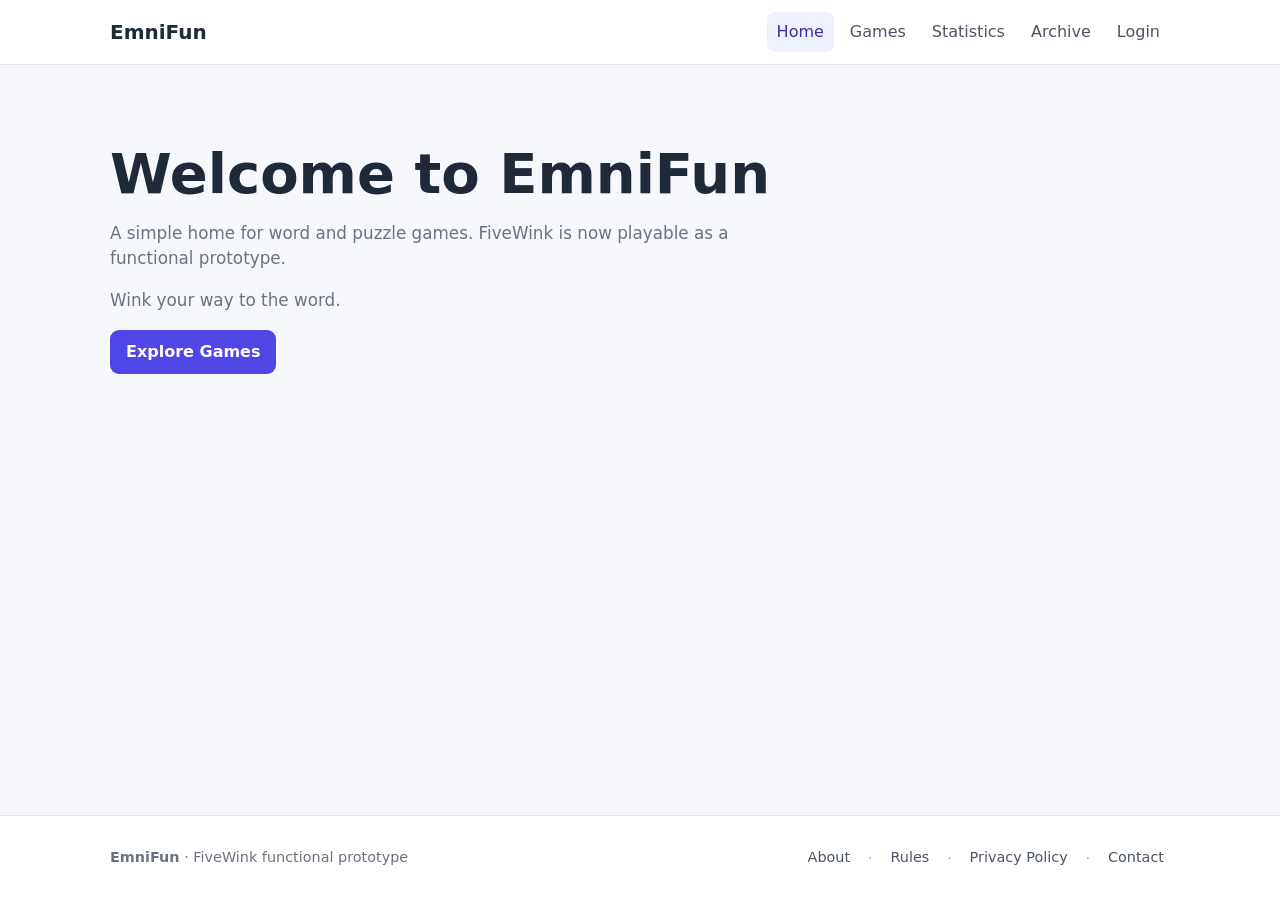
<file: index.html>
<!doctype html>
<html lang="en">
<head>
  <meta charset="UTF-8">
  <meta name="viewport" content="width=device-width, initial-scale=1.0">
  <meta name="description" content="EmniFun - a simple, Indian-oriented puzzle platform.">
  <title>EmniFun</title>
  <link rel="stylesheet" href="./css/style.css">
</head>
<body>
  <header class="site-header">
    <nav class="navbar" aria-label="Main navigation">
      <div class="navbar-brand-group">
        <button
          class="mobile-menu-toggle"
          id="mobile-menu-toggle"
          type="button"
          aria-label="Open navigation"
          aria-expanded="false"
          aria-controls="primary-navigation"
        >
          <span aria-hidden="true">☰</span>
        </button>
        <a class="brand" href="#" data-view="home">EmniFun</a>
      </div>
      <div class="nav-links" id="primary-navigation">
        <button class="nav-link active" data-view="home">Home</button>
        <button class="nav-link" data-view="games">Games</button>
        <button class="nav-link" data-view="statistics">Statistics</button>
        <button class="nav-link" data-view="archive">Archive</button>
        <a class="nav-link" id="nav-admin" href="https://emnifun.github.io/EmniFun/admin/" style="display: none; text-decoration: none;">Admin</a>
        <button class="nav-link" data-nav-auth="true" data-view="login">Login</button>
      </div>
    </nav>
  </header>

  <main>
    <section id="home" class="view active" aria-labelledby="home-title">
      <div class="hero">
        <h1 id="home-title">Welcome to EmniFun</h1>
        <p>A simple home for word and puzzle games. FiveWink is now playable as a functional prototype.</p>
        <p>Wink your way to the word.</p>
        <button class="button" data-go-games>Explore Games</button>
      </div>
    </section>

    <section id="games" class="view" aria-labelledby="games-title">
      <div class="section-heading">
        <h2 id="games-title">Games</h2>
        <p>Three independent game slots, with FiveWink currently playable.</p>
      </div>
      <div id="game-area"></div>
    </section>

    <section id="statistics" class="view" aria-labelledby="statistics-title">
      <div class="section-heading">
        <h2 id="statistics-title">Statistics</h2>
        <p>FiveWink results are tracked in the current browser session. Backend persistence comes later.</p>
      </div>
      <div id="statistics-content"></div>
    </section>

    <section id="archive" class="view" aria-labelledby="archive-title">
      <div class="placeholder">
        <h2 id="archive-title">Puzzle Archive</h2>
        <p>The future archive will manage draft, scheduled, published, and archived puzzles.</p>
        <p>This prototype uses one local published FiveWink puzzle and does not expose an editable public archive.</p>
      </div>
    </section>

    <section id="login" class="view" aria-labelledby="login-title">
      <div id="login-content">
        <div class="placeholder">
          <h2 id="login-title">Loading authentication…</h2>
          <p>Preparing secure Google sign-in.</p>
        </div>
      </div>
    </section>

    <section id="account" class="view" aria-labelledby="account-title">
      <div id="account-content">
        <div class="placeholder">
          <h2 id="account-title">Loading account…</h2>
          <p>Preparing your EmniFun account.</p>
        </div>
      </div>
    </section>
    <section id="about" class="view" aria-labelledby="about-title">
      <div class="page-shell">
        <div class="page-header">
          <nav class="breadcrumb" aria-label="Breadcrumb">
            <a href="./" class="back-link" data-view="home">← Back to Home</a>
          </nav>
          <h1 id="about-title">About EmniFun</h1>
        </div>
        <div class="info-card">
          <p>EmniFun is a dedicated platform for word and puzzle games.</p>
          <p>Detailed information about the platform, its background, and future updates will be published here in an upcoming release.</p>
          <div class="page-actions">
            <a href="./" class="button secondary" data-view="home">Return to Home</a>
          </div>
        </div>
      </div>
    </section>

    <section id="rules" class="view" aria-labelledby="rules-title">
      <div class="page-shell">
        <div class="page-header">
          <h1 id="rules-title">Game Rules</h1>
        </div>

        <div class="info-card guide-intro-card">
          <p>Welcome to the EmniFun Game Guide. Here you can learn how each game works, understand its rules, and find answers to common questions.</p>
          <p>Detailed instructions are available on each game's dedicated guide page. Select a game below to explore its rules and player guide.</p>
          <p class="guide-note"><em>Note: Mode-specific rules and instructions are also available in-game through the information button beside the mode selector.</em></p>
        </div>

        <div class="guide-games-list">
          <!-- 1. FiveWink Section -->
          <details class="guide-card" id="guide-fivewink">
            <summary class="guide-card-summary" aria-controls="fivewink-content">
              <div class="guide-card-header">
                <div class="guide-card-title-group">
                  <span class="guide-card-icon" aria-hidden="true">💡</span>
                  <div>
                    <h2 class="guide-card-title">FiveWink</h2>
                  </div>
                </div>
                <div class="guide-card-meta">
                  <span class="guide-expand-indicator" aria-hidden="true">▾</span>
                </div>
              </div>
            </summary>
            <div class="guide-card-content" id="fivewink-content">
              <nav class="guide-submenu" aria-label="FiveWink rules and guide options" role="tablist">
                <button type="button" class="guide-submenu-item active" data-guide-tab="standard" aria-selected="true" role="tab" id="tab-standard" aria-controls="pane-standard" tabindex="0">
                  <span class="guide-submenu-num" aria-hidden="true">1</span>
                  <span>Standard (Classic)</span>
                </button>
                <button type="button" class="guide-submenu-item" data-guide-tab="strict" aria-selected="false" role="tab" id="tab-strict" aria-controls="pane-strict" tabindex="-1">
                  <span class="guide-submenu-num" aria-hidden="true">2</span>
                  <span>Hard Mode: Strict</span>
                </button>
                <button type="button" class="guide-submenu-item" data-guide-tab="mindbender" aria-selected="false" role="tab" id="tab-mindbender" aria-controls="pane-mindbender" tabindex="-1">
                  <span class="guide-submenu-num" aria-hidden="true">3</span>
                  <span>Hard Mode: Mindbender</span>
                </button>
                <button type="button" class="guide-submenu-item" data-guide-tab="expert" aria-selected="false" role="tab" id="tab-expert" aria-controls="pane-expert" tabindex="-1">
                  <span class="guide-submenu-num" aria-hidden="true">4</span>
                  <span>Hard Mode: Expert</span>
                </button>
                <button type="button" class="guide-submenu-item" data-guide-tab="faq" aria-selected="false" role="tab" id="tab-faq" aria-controls="pane-faq" tabindex="-1">
                  <span class="guide-submenu-num" aria-hidden="true">5</span>
                  <span>Player Guide &amp; FAQ</span>
                </button>
              </nav>

              <!-- Option 1: Standard (Classic) -->
              <div class="guide-pane active" id="pane-standard" data-pane="standard" role="tabpanel" tabindex="0" aria-labelledby="tab-standard">
                <div class="guide-section-block">
                  <h3>Standard (Classic) Mode <span class="mode-pill selected">Playable</span></h3>
                  <p>In Standard mode, your goal is to deduce a hidden five-letter English word within <strong>6 normal attempts</strong>. Color-coded letter feedback guides your subsequent guesses.</p>

                  <h4 style="margin:16px 0 8px;font-size:1.02rem;color:#1e293b;">Letter Evaluation Feedback</h4>
                  <div class="guide-example-row">
                    <div class="letter-cell correct" style="width:40px;height:40px;font-size:1.1rem;display:grid;place-items:center;">W</div>
                    <span class="guide-example-label"><strong>Blue ("correct"):</strong> The letter is in the secret word and in the exact position.</span>
                  </div>
                  <div class="guide-example-row">
                    <div class="letter-cell wrong-position" style="width:40px;height:40px;font-size:1.1rem;display:grid;place-items:center;">I</div>
                    <span class="guide-example-label"><strong>Orange ("wrong-position"):</strong> The letter is in the secret word, but belongs in a different position.</span>
                  </div>
                  <div class="guide-example-row">
                    <div class="letter-cell absent" style="width:40px;height:40px;font-size:1.1rem;display:grid;place-items:center;">N</div>
                    <span class="guide-example-label"><strong>Gray ("absent"):</strong> The letter does not appear in the secret word (or duplicate count is exceeded).</span>
                  </div>

                  <h4 style="margin:16px 0 8px;font-size:1.02rem;color:#1e293b;">Duplicate Letters Rule</h4>
                  <p>Evaluations use standard two-pass matching. Exact position matches are colored blue first. Remaining letters are matched left-to-right as orange up to the number of times the letter actually appears in the secret word. Any additional duplicate letters are marked gray.</p>

                  <h4 style="margin:16px 0 8px;font-size:1.02rem;color:#1e293b;">Progressive Clue Assistance</h4>
                  <p>Up to <strong>5 progressive clues</strong> can be revealed instead of taking a normal guess. Requesting a clue consumes that attempt row on your game board. Clues provide helpful contextual hints about the target word.</p>

                  <h4 style="margin:16px 0 8px;font-size:1.02rem;color:#1e293b;">Optional 7th-Guess Stage</h4>
                  <p>If all 6 normal attempts are used without solving the word, you enter the 7th-guess stage. You may enter a final guess or choose to skip. Solving on the 7th guess earns a <strong>Failed — Close</strong> result; an incorrect 7th guess or skip records a <strong>Failed — Hard</strong> result.</p>

                  <h4 style="margin:16px 0 8px;font-size:1.02rem;color:#1e293b;">Mode Locking</h4>
                  <p>You can change game modes before making any gameplay move. As soon as you submit your first guess or reveal your first clue, Standard mode locks for that puzzle session.</p>

                  <h4 style="margin:16px 0 8px;font-size:1.02rem;color:#1e293b;">Authoritative Vocabulary</h4>
                  <p>Every submitted guess must exist in EmniFun's authoritative 16,273 five-letter English vocabulary dictionary. Invalid words and random letters are rejected without penalizing your attempt count.</p>
                </div>
              </div>

              <!-- Option 2: Hard Mode: Strict -->
              <div class="guide-pane" id="pane-strict" data-pane="strict" role="tabpanel" tabindex="0" aria-labelledby="tab-strict" hidden>
                <div class="guide-section-block">
                  <h3>Hard Mode: Strict <span class="mode-pill mode-pill-strict">Playable</span></h3>
                  <p>Hard Mode: Strict is an elevated challenge designed for solvers who prefer rigorous logical deduction without assistive hints. Every guess must strictly obey all previously uncovered constraints.</p>

                  <h4 style="margin:16px 0 8px;font-size:1.02rem;color:#1e293b;">Clues Disabled</h4>
                  <p>Progressive clues are <strong>not available</strong> in Hard Mode: Strict. All attempts must be made using pure word deduction.</p>

                  <h4 style="margin:16px 0 8px;font-size:1.02rem;color:#1e293b;">Three Strict Deduction Constraints</h4>
                  <p>Starting from your second guess, the game engine enforces three mandatory constraints on every submission:</p>
                  <ol class="guide-rules-list">
                    <li><strong>Exact Position Requirement (Blue Letters):</strong> Any letter confirmed blue in a previous guess must be used in the exact same position in all subsequent guesses.</li>
                    <li><strong>Position Restriction (Orange Letters):</strong> A letter confirmed orange in a previous guess cannot be placed into any position where it was previously confirmed orange.</li>
                    <li><strong>Letter Retention &amp; Multiplicity (Orange &amp; Blue):</strong> Any letter confirmed orange or blue must be present in the new guess. If an earlier guess confirmed multiple occurrences of a letter (e.g. two E's confirmed), all subsequent guesses must contain at least that many occurrences.</li>
                  </ol>

                  <h4 style="margin:16px 0 8px;font-size:1.02rem;color:#1e293b;">Validation Feedback &amp; Seventh Stage</h4>
                  <p>If a candidate guess violates any strict constraint, an explanatory alert indicates which requirement was not met (e.g. <em>"Position 2 must be A"</em> or <em>"Letter E cannot be in position 3"</em>). The guess is rejected without consuming an attempt. If you reach the optional 7th-guess stage, your 7th guess must also satisfy all Hard Mode constraints.</p>

                  <h4 style="margin:16px 0 8px;font-size:1.02rem;color:#1e293b;">Mode Locking</h4>
                  <p>Selecting Hard Mode: Strict and submitting your first guess permanently locks your session into Hard Mode. Switching back to Standard mode is disabled for that daily puzzle.</p>
                </div>
              </div>

              <!-- Option 3: Hard Mode: Mindbender -->
              <div class="guide-pane" id="pane-mindbender" data-pane="mindbender" role="tabpanel" tabindex="0" aria-labelledby="tab-mindbender" hidden>
                <div class="guide-coming-soon-box">
                  <div class="guide-coming-soon-icon" aria-hidden="true">🧠</div>
                  <h3>Hard Mode: Mindbender <span class="mode-pill coming-soon">Coming Soon</span></h3>
                  <p>Mindbender is an upcoming intermediate hard mode currently in design.</p>
                  <p>This mode is planned to introduce specialized deduction rules and letter-elimination challenges. Mindbender is not yet active for gameplay, and its complete rule set will be published when it enters testing.</p>
                </div>
              </div>

              <!-- Option 4: Hard Mode: Expert -->
              <div class="guide-pane" id="pane-expert" data-pane="expert" role="tabpanel" tabindex="0" aria-labelledby="tab-expert" hidden>
                <div class="guide-coming-soon-box">
                  <div class="guide-coming-soon-icon" aria-hidden="true">🎯</div>
                  <h3>Hard Mode: Expert <span class="mode-pill coming-soon">Coming Soon</span></h3>
                  <p>Expert is a master-tier deduction mode planned for advanced puzzle solvers.</p>
                  <p>This mode is currently in the development roadmap and is not yet available for play. Exact rules, constraints, and mechanics will be announced upon release.</p>
                </div>
              </div>

              <!-- Option 5: Player Guide & FAQ -->
              <div class="guide-pane" id="pane-faq" data-pane="faq" role="tabpanel" tabindex="0" aria-labelledby="tab-faq" hidden>
                <div class="guide-section-block">
                  <h3>Player Guide &amp; FAQ <span class="mode-pill mode-pill-info">Verified &amp; Planned Details</span></h3>
                  <p>Find answers to common questions about accounts, gameplay limits, device synchronization, and platform features.</p>

                  <details class="guide-faq-item" open>
                    <summary><span>Can I play FiveWink as a guest without creating an account?</span> <span class="badge-verified">Verified</span></summary>
                    <p>Yes. Anyone can play FiveWink immediately without an account. Guest sessions and statistics are stored in your local browser session. Guests enjoy unlimited puzzle replays.</p>
                  </details>

                  <details class="guide-faq-item">
                    <summary><span>How do puzzle attempts and replays work for logged-in accounts?</span> <span class="badge-verified">Verified</span></summary>
                    <p>To preserve challenge integrity, authenticated players are limited to <strong>one official play per daily puzzle</strong>. Once a puzzle is completed while logged in, replay is locked, and your final result and solution are saved.</p>
                  </details>

                  <details class="guide-faq-item">
                    <summary><span>Does my active game progress save if I refresh or switch devices?</span> <span class="badge-verified">Verified</span></summary>
                    <p>Yes, for logged-in accounts. Your guesses, letter evaluations, and locked mode are synchronized with the cloud database in real time. If you switch devices or refresh, logging in resumes your in-progress puzzle.</p>
                  </details>

                  <details class="guide-faq-item">
                    <summary><span>How does sign-in work? Do I need a password?</span> <span class="badge-verified">Verified</span></summary>
                    <p>EmniFun uses passwordless Google Sign-In (Google Identity Services). Your account features a custom Gamer Tag and an encrypted Recovery Vault with two emergency recovery keys.</p>
                  </details>

                  <details class="guide-faq-item">
                    <summary><span>What timezone is used for daily puzzle updates?</span> <span class="badge-verified">Verified</span></summary>
                    <p>Daily puzzles follow canonical <strong>India Standard Time (IST — UTC+5:30)</strong>, updating each day at midnight (00:00 IST / 18:30 UTC).</p>
                  </details>

                  <details class="guide-faq-item">
                    <summary><span>What dictionary is used for valid guesses?</span> <span class="badge-verified">Verified</span></summary>
                    <p>FiveWink validates all guesses against a curated authoritative dictionary of 16,273 five-letter English words. Proper nouns and arbitrary letter combinations are rejected without penalizing an attempt.</p>
                  </details>

                  <details class="guide-faq-item">
                    <summary><span>Can I replay past puzzles from previous days?</span> <span class="badge-unconfirmed">In Development</span></summary>
                    <p>The Puzzle Archive Explorer is currently under development. In the future, authenticated accounts will be able to browse and replay past published puzzles.</p>
                  </details>

                  <details class="guide-faq-item">
                    <summary><span>Are streaks and statistics synced permanently across devices?</span> <span class="badge-unconfirmed">In Development</span></summary>
                    <p>In the current prototype, gameplay statistics are tracked within the active browser session. Persistent, cloud-synchronized player statistics across devices are planned for an upcoming release.</p>
                  </details>

                  <details class="guide-faq-item">
                    <summary><span>Will there be multiplayer, friend challenges, or leaderboards?</span> <span class="badge-unconfirmed">Planned</span></summary>
                    <p>Global leaderboards, speed challenges, and social play are on the EmniFun roadmap but are not yet implemented.</p>
                  </details>
                </div>
              </div>
            </div>
          </details>

          <!-- 2. Game 2 Section -->
          <details class="guide-card" id="guide-game2">
            <summary class="guide-card-summary" aria-controls="game2-content">
              <div class="guide-card-header">
                <div class="guide-card-title-group">
                  <span class="guide-card-icon" aria-hidden="true">🧩</span>
                  <div>
                    <h2 class="guide-card-title">Game 2</h2>
                  </div>
                </div>
                <div class="guide-card-meta">
                  <span class="mode-pill coming-soon">Coming Soon</span>
                  <span class="guide-expand-indicator" aria-hidden="true">▾</span>
                </div>
              </div>
            </summary>
            <div class="guide-card-content" id="game2-content">
              <div class="guide-coming-soon-box">
                <div class="guide-coming-soon-icon" aria-hidden="true">⏳</div>
                <h3>Game 2 — In Development</h3>
                <p>This independent puzzle slot is currently under early development.</p>
                <p>A comprehensive game summary, solving instructions, and detailed gameplay rules will be published here as soon as Game 2 is ready for public release.</p>
              </div>
            </div>
          </details>

          <!-- 3. Game 3 Section -->
          <details class="guide-card" id="guide-game3">
            <summary class="guide-card-summary" aria-controls="game3-content">
              <div class="guide-card-header">
                <div class="guide-card-title-group">
                  <span class="guide-card-icon" aria-hidden="true">🎲</span>
                  <div>
                    <h2 class="guide-card-title">Game 3</h2>
                  </div>
                </div>
                <div class="guide-card-meta">
                  <span class="mode-pill coming-soon">Coming Soon</span>
                  <span class="guide-expand-indicator" aria-hidden="true">▾</span>
                </div>
              </div>
            </summary>
            <div class="guide-card-content" id="game3-content">
              <div class="guide-coming-soon-box">
                <div class="guide-coming-soon-icon" aria-hidden="true">⏳</div>
                <h3>Game 3 — In Development</h3>
                <p>This game slot is reserved for a future puzzle format.</p>
                <p>A complete game summary and detailed player guide will be added here once game design and mechanics are finalized.</p>
              </div>
            </div>
          </details>
        </div>

        <div class="page-actions" style="margin-top:20px;padding-top:16px;border-top:1px solid #e5e7eb;display:flex;gap:10px;flex-wrap:wrap;">
          <a href="./" class="button secondary" data-view="home">Return to Home</a>
          <a href="./Games/FiveWink/" class="button" data-view="games/fivewink">Play FiveWink</a>
        </div>
      </div>
    </section>

    <section id="privacy" class="view" aria-labelledby="privacy-title">
      <div class="page-shell">
        <div class="page-header">
          <nav class="breadcrumb" aria-label="Breadcrumb">
            <a href="./" class="back-link" data-view="home">← Back to Home</a>
          </nav>
          <h1 id="privacy-title">Privacy Policy</h1>
        </div>
        <div class="info-card">
          <p>The EmniFun Privacy Policy is currently pending review and publication.</p>
          <p>Official data handling disclosures, privacy practices, and policy details will be published here prior to general release.</p>
          <div class="page-actions">
            <a href="./" class="button secondary" data-view="home">Return to Home</a>
          </div>
        </div>
      </div>
    </section>

    <section id="contact" class="view" aria-labelledby="contact-title">
      <div class="page-shell">
        <div class="page-header">
          <nav class="breadcrumb" aria-label="Breadcrumb">
            <a href="./" class="back-link" data-view="home">← Back to Home</a>
          </nav>
          <h1 id="contact-title">Contact</h1>
        </div>
        <div class="info-card">
          <p>Official contact methods and communication channels for EmniFun will be added here in a future update.</p>
          <p>Support inquiries and feedback channels will be announced once finalized.</p>
          <div class="page-actions">
            <a href="./" class="button secondary" data-view="home">Return to Home</a>
          </div>
        </div>
      </div>
    </section>
  </main>

  <footer class="site-footer">
    <div class="footer-inner">
      <div class="footer-brand">
        <strong>EmniFun</strong> · FiveWink functional prototype
      </div>
      <nav class="footer-nav" aria-label="Footer navigation">
        <a class="footer-link" href="./about/" data-view="about">About</a>
        <span class="footer-sep" aria-hidden="true">·</span>
        <a class="footer-link" href="./rules/" data-view="rules">Rules</a>
        <span class="footer-sep" aria-hidden="true">·</span>
        <a class="footer-link" href="./privacy/" data-view="privacy">Privacy Policy</a>
        <span class="footer-sep" aria-hidden="true">·</span>
        <a class="footer-link" href="./contact/" data-view="contact">Contact</a>
      </nav>
    </div>
  </footer>

  <script src="https://accounts.google.com/gsi/client" async defer></script>
  <script type="module" src="./js/app.js"></script>
</body>
</html>
</file>
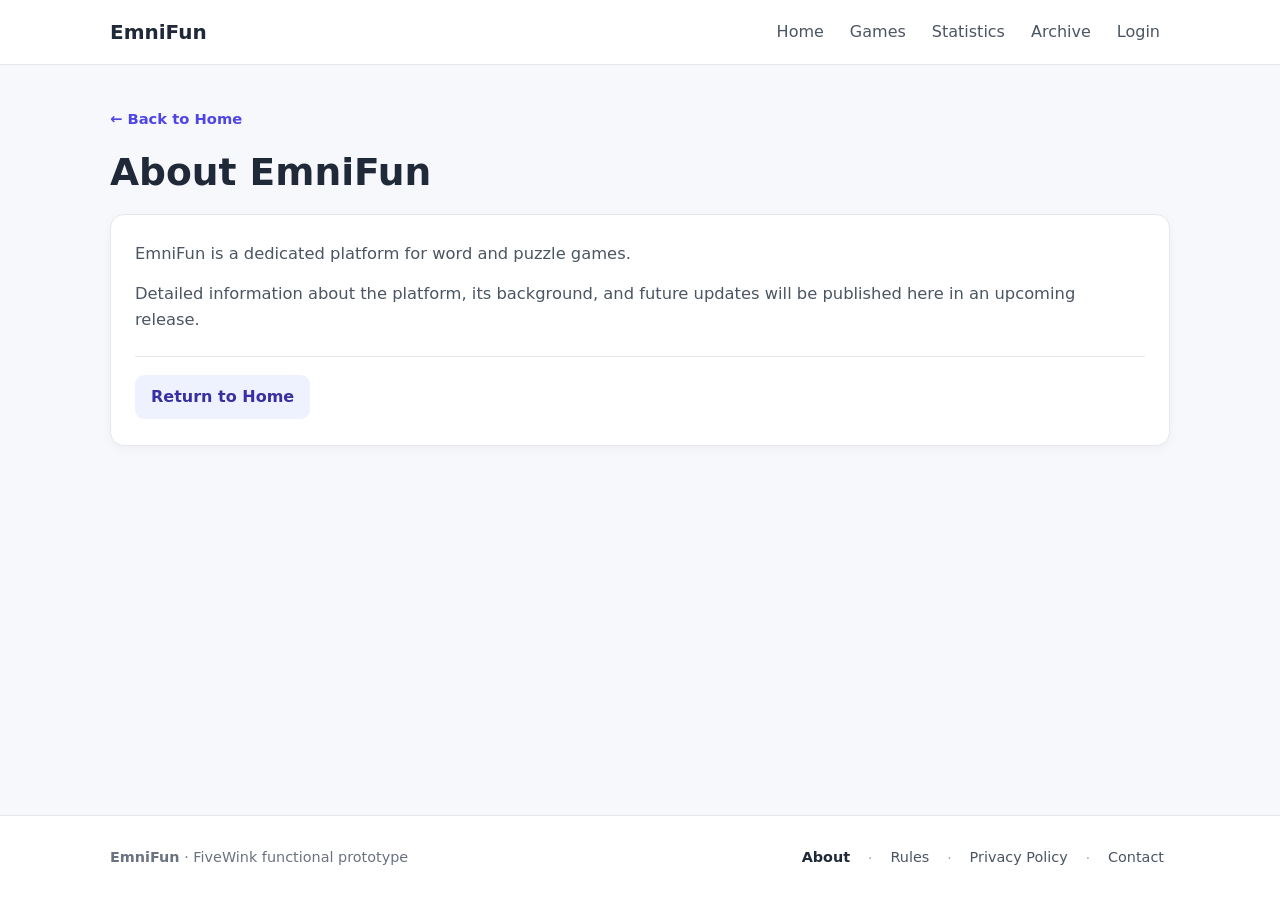
<file: about/index.html>
<!doctype html>
<html lang="en">
<head>
  <meta charset="UTF-8">
  <meta name="viewport" content="width=device-width, initial-scale=1.0">
  <meta name="description" content="About EmniFun - a simple word and puzzle game platform.">
  <title>About — EmniFun</title>
  <link rel="stylesheet" href="../css/style.css">
</head>
<body>
  <header class="site-header">
    <nav class="navbar" aria-label="Main navigation">
      <div class="navbar-brand-group">
        <button
          class="mobile-menu-toggle"
          id="mobile-menu-toggle"
          type="button"
          aria-label="Open navigation"
          aria-expanded="false"
          aria-controls="primary-navigation"
        >
          <span aria-hidden="true">☰</span>
        </button>
        <a class="brand" href="../" data-view="home">EmniFun</a>
      </div>
      <div class="nav-links" id="primary-navigation">
        <button class="nav-link" data-view="home">Home</button>
        <button class="nav-link" data-view="games">Games</button>
        <button class="nav-link" data-view="statistics">Statistics</button>
        <button class="nav-link" data-view="archive">Archive</button>
        <a class="nav-link" id="nav-admin" href="https://emnifun.github.io/EmniFun/admin/" style="display: none; text-decoration: none;">Admin</a>
        <button class="nav-link" data-nav-auth="true" data-view="login">Login</button>
      </div>
    </nav>
  </header>

  <main>
    <section id="about" class="view active" aria-labelledby="about-title">
      <div class="page-shell">
        <div class="page-header">
          <nav class="breadcrumb" aria-label="Breadcrumb">
            <a href="../" class="back-link" data-view="home">← Back to Home</a>
          </nav>
          <h1 id="about-title">About EmniFun</h1>
        </div>
        <div class="info-card">
          <p>EmniFun is a dedicated platform for word and puzzle games.</p>
          <p>Detailed information about the platform, its background, and future updates will be published here in an upcoming release.</p>
          <div class="page-actions">
            <a href="../" class="button secondary" data-view="home">Return to Home</a>
          </div>
        </div>
      </div>
    </section>

    <section id="home" class="view" aria-labelledby="home-title">
      <div class="hero">
        <h1 id="home-title">Welcome to EmniFun</h1>
        <p>A simple home for word and puzzle games. FiveWink is now playable as a functional prototype.</p>
        <p>Wink your way to the word.</p>
        <button class="button" data-go-games>Explore Games</button>
      </div>
    </section>

    <section id="games" class="view" aria-labelledby="games-title">
      <div class="section-heading">
        <h2 id="games-title">Games</h2>
        <p>Three independent game slots, with FiveWink currently playable.</p>
      </div>
      <div id="game-area"></div>
    </section>

    <section id="statistics" class="view" aria-labelledby="statistics-title">
      <div class="section-heading">
        <h2 id="statistics-title">Statistics</h2>
        <p>FiveWink results are tracked in the current browser session. Backend persistence comes later.</p>
      </div>
      <div id="statistics-content"></div>
    </section>

    <section id="archive" class="view" aria-labelledby="archive-title">
      <div class="placeholder">
        <h2 id="archive-title">Puzzle Archive</h2>
        <p>The future archive will manage draft, scheduled, published, and archived puzzles.</p>
        <p>This prototype uses one local published FiveWink puzzle and does not expose an editable public archive.</p>
      </div>
    </section>

    <section id="login" class="view" aria-labelledby="login-title">
      <div id="login-content">
        <div class="placeholder">
          <h2 id="login-title">Loading authentication…</h2>
          <p>Preparing secure Google sign-in.</p>
        </div>
      </div>
    </section>

    <section id="account" class="view" aria-labelledby="account-title">
      <div id="account-content">
        <div class="placeholder">
          <h2 id="account-title">Loading account…</h2>
          <p>Preparing your EmniFun account.</p>
        </div>
      </div>
    </section>

    <section id="rules" class="view" aria-labelledby="rules-title">
      <div class="page-shell">
        <div class="page-header">
          <h1 id="rules-title">Game Rules</h1>
        </div>

        <div class="info-card guide-intro-card">
          <p>Welcome to the EmniFun Game Guide. Here you can learn how each game works, understand its rules, and find answers to common questions.</p>
          <p>Detailed instructions are available on each game's dedicated guide page. Select a game below to explore its rules and player guide.</p>
          <p class="guide-note"><em>Note: Mode-specific rules and instructions are also available in-game through the information button beside the mode selector.</em></p>
        </div>

        <div class="guide-games-list">
          <!-- 1. FiveWink Section -->
          <details class="guide-card" id="guide-fivewink">
            <summary class="guide-card-summary" aria-controls="fivewink-content">
              <div class="guide-card-header">
                <div class="guide-card-title-group">
                  <span class="guide-card-icon" aria-hidden="true">💡</span>
                  <div>
                    <h2 class="guide-card-title">FiveWink</h2>
                  </div>
                </div>
                <div class="guide-card-meta">
                  <span class="guide-expand-indicator" aria-hidden="true">▾</span>
                </div>
              </div>
            </summary>
            <div class="guide-card-content" id="fivewink-content">
              <nav class="guide-submenu" aria-label="FiveWink rules and guide options" role="tablist">
                <button type="button" class="guide-submenu-item active" data-guide-tab="standard" aria-selected="true" role="tab" id="tab-standard" aria-controls="pane-standard" tabindex="0">
                  <span class="guide-submenu-num" aria-hidden="true">1</span>
                  <span>Standard (Classic)</span>
                </button>
                <button type="button" class="guide-submenu-item" data-guide-tab="strict" aria-selected="false" role="tab" id="tab-strict" aria-controls="pane-strict" tabindex="-1">
                  <span class="guide-submenu-num" aria-hidden="true">2</span>
                  <span>Hard Mode: Strict</span>
                </button>
                <button type="button" class="guide-submenu-item" data-guide-tab="mindbender" aria-selected="false" role="tab" id="tab-mindbender" aria-controls="pane-mindbender" tabindex="-1">
                  <span class="guide-submenu-num" aria-hidden="true">3</span>
                  <span>Hard Mode: Mindbender</span>
                </button>
                <button type="button" class="guide-submenu-item" data-guide-tab="expert" aria-selected="false" role="tab" id="tab-expert" aria-controls="pane-expert" tabindex="-1">
                  <span class="guide-submenu-num" aria-hidden="true">4</span>
                  <span>Hard Mode: Expert</span>
                </button>
                <button type="button" class="guide-submenu-item" data-guide-tab="faq" aria-selected="false" role="tab" id="tab-faq" aria-controls="pane-faq" tabindex="-1">
                  <span class="guide-submenu-num" aria-hidden="true">5</span>
                  <span>Player Guide &amp; FAQ</span>
                </button>
              </nav>

              <!-- Option 1: Standard (Classic) -->
              <div class="guide-pane active" id="pane-standard" data-pane="standard" role="tabpanel" tabindex="0" aria-labelledby="tab-standard">
                <div class="guide-section-block">
                  <h3>Standard (Classic) Mode <span class="mode-pill selected">Playable</span></h3>
                  <p>In Standard mode, your goal is to deduce a hidden five-letter English word within <strong>6 normal attempts</strong>. Color-coded letter feedback guides your subsequent guesses.</p>

                  <h4 style="margin:16px 0 8px;font-size:1.02rem;color:#1e293b;">Letter Evaluation Feedback</h4>
                  <div class="guide-example-row">
                    <div class="letter-cell correct" style="width:40px;height:40px;font-size:1.1rem;display:grid;place-items:center;">W</div>
                    <span class="guide-example-label"><strong>Blue ("correct"):</strong> The letter is in the secret word and in the exact position.</span>
                  </div>
                  <div class="guide-example-row">
                    <div class="letter-cell wrong-position" style="width:40px;height:40px;font-size:1.1rem;display:grid;place-items:center;">I</div>
                    <span class="guide-example-label"><strong>Orange ("wrong-position"):</strong> The letter is in the secret word, but belongs in a different position.</span>
                  </div>
                  <div class="guide-example-row">
                    <div class="letter-cell absent" style="width:40px;height:40px;font-size:1.1rem;display:grid;place-items:center;">N</div>
                    <span class="guide-example-label"><strong>Gray ("absent"):</strong> The letter does not appear in the secret word (or duplicate count is exceeded).</span>
                  </div>

                  <h4 style="margin:16px 0 8px;font-size:1.02rem;color:#1e293b;">Duplicate Letters Rule</h4>
                  <p>Evaluations use standard two-pass matching. Exact position matches are colored blue first. Remaining letters are matched left-to-right as orange up to the number of times the letter actually appears in the secret word. Any additional duplicate letters are marked gray.</p>

                  <h4 style="margin:16px 0 8px;font-size:1.02rem;color:#1e293b;">Progressive Clue Assistance</h4>
                  <p>Up to <strong>5 progressive clues</strong> can be revealed instead of taking a normal guess. Requesting a clue consumes that attempt row on your game board. Clues provide helpful contextual hints about the target word.</p>

                  <h4 style="margin:16px 0 8px;font-size:1.02rem;color:#1e293b;">Optional 7th-Guess Stage</h4>
                  <p>If all 6 normal attempts are used without solving the word, you enter the 7th-guess stage. You may enter a final guess or choose to skip. Solving on the 7th guess earns a <strong>Failed — Close</strong> result; an incorrect 7th guess or skip records a <strong>Failed — Hard</strong> result.</p>

                  <h4 style="margin:16px 0 8px;font-size:1.02rem;color:#1e293b;">Mode Locking</h4>
                  <p>You can change game modes before making any gameplay move. As soon as you submit your first guess or reveal your first clue, Standard mode locks for that puzzle session.</p>

                  <h4 style="margin:16px 0 8px;font-size:1.02rem;color:#1e293b;">Authoritative Vocabulary</h4>
                  <p>Every submitted guess must exist in EmniFun's authoritative 16,273 five-letter English vocabulary dictionary. Invalid words and random letters are rejected without penalizing your attempt count.</p>
                </div>
              </div>

              <!-- Option 2: Hard Mode: Strict -->
              <div class="guide-pane" id="pane-strict" data-pane="strict" role="tabpanel" tabindex="0" aria-labelledby="tab-strict" hidden>
                <div class="guide-section-block">
                  <h3>Hard Mode: Strict <span class="mode-pill mode-pill-strict">Playable</span></h3>
                  <p>Hard Mode: Strict is an elevated challenge designed for solvers who prefer rigorous logical deduction without assistive hints. Every guess must strictly obey all previously uncovered constraints.</p>

                  <h4 style="margin:16px 0 8px;font-size:1.02rem;color:#1e293b;">Clues Disabled</h4>
                  <p>Progressive clues are <strong>not available</strong> in Hard Mode: Strict. All attempts must be made using pure word deduction.</p>

                  <h4 style="margin:16px 0 8px;font-size:1.02rem;color:#1e293b;">Three Strict Deduction Constraints</h4>
                  <p>Starting from your second guess, the game engine enforces three mandatory constraints on every submission:</p>
                  <ol class="guide-rules-list">
                    <li><strong>Exact Position Requirement (Blue Letters):</strong> Any letter confirmed blue in a previous guess must be used in the exact same position in all subsequent guesses.</li>
                    <li><strong>Position Restriction (Orange Letters):</strong> A letter confirmed orange in a previous guess cannot be placed into any position where it was previously confirmed orange.</li>
                    <li><strong>Letter Retention &amp; Multiplicity (Orange &amp; Blue):</strong> Any letter confirmed orange or blue must be present in the new guess. If an earlier guess confirmed multiple occurrences of a letter (e.g. two E's confirmed), all subsequent guesses must contain at least that many occurrences.</li>
                  </ol>

                  <h4 style="margin:16px 0 8px;font-size:1.02rem;color:#1e293b;">Validation Feedback &amp; Seventh Stage</h4>
                  <p>If a candidate guess violates any strict constraint, an explanatory alert indicates which requirement was not met (e.g. <em>"Position 2 must be A"</em> or <em>"Letter E cannot be in position 3"</em>). The guess is rejected without consuming an attempt. If you reach the optional 7th-guess stage, your 7th guess must also satisfy all Hard Mode constraints.</p>

                  <h4 style="margin:16px 0 8px;font-size:1.02rem;color:#1e293b;">Mode Locking</h4>
                  <p>Selecting Hard Mode: Strict and submitting your first guess permanently locks your session into Hard Mode. Switching back to Standard mode is disabled for that daily puzzle.</p>
                </div>
              </div>

              <!-- Option 3: Hard Mode: Mindbender -->
              <div class="guide-pane" id="pane-mindbender" data-pane="mindbender" role="tabpanel" tabindex="0" aria-labelledby="tab-mindbender" hidden>
                <div class="guide-coming-soon-box">
                  <div class="guide-coming-soon-icon" aria-hidden="true">🧠</div>
                  <h3>Hard Mode: Mindbender <span class="mode-pill coming-soon">Coming Soon</span></h3>
                  <p>Mindbender is an upcoming intermediate hard mode currently in design.</p>
                  <p>This mode is planned to introduce specialized deduction rules and letter-elimination challenges. Mindbender is not yet active for gameplay, and its complete rule set will be published when it enters testing.</p>
                </div>
              </div>

              <!-- Option 4: Hard Mode: Expert -->
              <div class="guide-pane" id="pane-expert" data-pane="expert" role="tabpanel" tabindex="0" aria-labelledby="tab-expert" hidden>
                <div class="guide-coming-soon-box">
                  <div class="guide-coming-soon-icon" aria-hidden="true">🎯</div>
                  <h3>Hard Mode: Expert <span class="mode-pill coming-soon">Coming Soon</span></h3>
                  <p>Expert is a master-tier deduction mode planned for advanced puzzle solvers.</p>
                  <p>This mode is currently in the development roadmap and is not yet available for play. Exact rules, constraints, and mechanics will be announced upon release.</p>
                </div>
              </div>

              <!-- Option 5: Player Guide & FAQ -->
              <div class="guide-pane" id="pane-faq" data-pane="faq" role="tabpanel" tabindex="0" aria-labelledby="tab-faq" hidden>
                <div class="guide-section-block">
                  <h3>Player Guide &amp; FAQ <span class="mode-pill mode-pill-info">Verified &amp; Planned Details</span></h3>
                  <p>Find answers to common questions about accounts, gameplay limits, device synchronization, and platform features.</p>

                  <details class="guide-faq-item" open>
                    <summary><span>Can I play FiveWink as a guest without creating an account?</span> <span class="badge-verified">Verified</span></summary>
                    <p>Yes. Anyone can play FiveWink immediately without an account. Guest sessions and statistics are stored in your local browser session. Guests enjoy unlimited puzzle replays.</p>
                  </details>

                  <details class="guide-faq-item">
                    <summary><span>How do puzzle attempts and replays work for logged-in accounts?</span> <span class="badge-verified">Verified</span></summary>
                    <p>To preserve challenge integrity, authenticated players are limited to <strong>one official play per daily puzzle</strong>. Once a puzzle is completed while logged in, replay is locked, and your final result and solution are saved.</p>
                  </details>

                  <details class="guide-faq-item">
                    <summary><span>Does my active game progress save if I refresh or switch devices?</span> <span class="badge-verified">Verified</span></summary>
                    <p>Yes, for logged-in accounts. Your guesses, letter evaluations, and locked mode are synchronized with the cloud database in real time. If you switch devices or refresh, logging in resumes your in-progress puzzle.</p>
                  </details>

                  <details class="guide-faq-item">
                    <summary><span>How does sign-in work? Do I need a password?</span> <span class="badge-verified">Verified</span></summary>
                    <p>EmniFun uses passwordless Google Sign-In (Google Identity Services). Your account features a custom Gamer Tag and an encrypted Recovery Vault with two emergency recovery keys.</p>
                  </details>

                  <details class="guide-faq-item">
                    <summary><span>What timezone is used for daily puzzle updates?</span> <span class="badge-verified">Verified</span></summary>
                    <p>Daily puzzles follow canonical <strong>India Standard Time (IST — UTC+5:30)</strong>, updating each day at midnight (00:00 IST / 18:30 UTC).</p>
                  </details>

                  <details class="guide-faq-item">
                    <summary><span>What dictionary is used for valid guesses?</span> <span class="badge-verified">Verified</span></summary>
                    <p>FiveWink validates all guesses against a curated authoritative dictionary of 16,273 five-letter English words. Proper nouns and arbitrary letter combinations are rejected without penalizing an attempt.</p>
                  </details>

                  <details class="guide-faq-item">
                    <summary><span>Can I replay past puzzles from previous days?</span> <span class="badge-unconfirmed">In Development</span></summary>
                    <p>The Puzzle Archive Explorer is currently under development. In the future, authenticated accounts will be able to browse and replay past published puzzles.</p>
                  </details>

                  <details class="guide-faq-item">
                    <summary><span>Are streaks and statistics synced permanently across devices?</span> <span class="badge-unconfirmed">In Development</span></summary>
                    <p>In the current prototype, gameplay statistics are tracked within the active browser session. Persistent, cloud-synchronized player statistics across devices are planned for an upcoming release.</p>
                  </details>

                  <details class="guide-faq-item">
                    <summary><span>Will there be multiplayer, friend challenges, or leaderboards?</span> <span class="badge-unconfirmed">Planned</span></summary>
                    <p>Global leaderboards, speed challenges, and social play are on the EmniFun roadmap but are not yet implemented.</p>
                  </details>
                </div>
              </div>
            </div>
          </details>

          <!-- 2. Game 2 Section -->
          <details class="guide-card" id="guide-game2">
            <summary class="guide-card-summary" aria-controls="game2-content">
              <div class="guide-card-header">
                <div class="guide-card-title-group">
                  <span class="guide-card-icon" aria-hidden="true">🧩</span>
                  <div>
                    <h2 class="guide-card-title">Game 2</h2>
                  </div>
                </div>
                <div class="guide-card-meta">
                  <span class="mode-pill coming-soon">Coming Soon</span>
                  <span class="guide-expand-indicator" aria-hidden="true">▾</span>
                </div>
              </div>
            </summary>
            <div class="guide-card-content" id="game2-content">
              <div class="guide-coming-soon-box">
                <div class="guide-coming-soon-icon" aria-hidden="true">⏳</div>
                <h3>Game 2 — In Development</h3>
                <p>This independent puzzle slot is currently under early development.</p>
                <p>A comprehensive game summary, solving instructions, and detailed gameplay rules will be published here as soon as Game 2 is ready for public release.</p>
              </div>
            </div>
          </details>

          <!-- 3. Game 3 Section -->
          <details class="guide-card" id="guide-game3">
            <summary class="guide-card-summary" aria-controls="game3-content">
              <div class="guide-card-header">
                <div class="guide-card-title-group">
                  <span class="guide-card-icon" aria-hidden="true">🎲</span>
                  <div>
                    <h2 class="guide-card-title">Game 3</h2>
                  </div>
                </div>
                <div class="guide-card-meta">
                  <span class="mode-pill coming-soon">Coming Soon</span>
                  <span class="guide-expand-indicator" aria-hidden="true">▾</span>
                </div>
              </div>
            </summary>
            <div class="guide-card-content" id="game3-content">
              <div class="guide-coming-soon-box">
                <div class="guide-coming-soon-icon" aria-hidden="true">⏳</div>
                <h3>Game 3 — In Development</h3>
                <p>This game slot is reserved for a future puzzle format.</p>
                <p>A complete game summary and detailed player guide will be added here once game design and mechanics are finalized.</p>
              </div>
            </div>
          </details>
        </div>

        <div class="page-actions" style="margin-top:20px;padding-top:16px;border-top:1px solid #e5e7eb;display:flex;gap:10px;flex-wrap:wrap;">
          <a href="../" class="button secondary" data-view="home">Return to Home</a>
          <a href="../Games/FiveWink/" class="button" data-view="games/fivewink">Play FiveWink</a>
        </div>
      </div>
    </section>

    <section id="privacy" class="view" aria-labelledby="privacy-title">
      <div class="page-shell">
        <div class="page-header">
          <nav class="breadcrumb" aria-label="Breadcrumb">
            <a href="../" class="back-link" data-view="home">← Back to Home</a>
          </nav>
          <h1 id="privacy-title">Privacy Policy</h1>
        </div>
        <div class="info-card">
          <p>The EmniFun Privacy Policy is currently pending review and publication.</p>
          <p>Official data handling disclosures, privacy practices, and policy details will be published here prior to general release.</p>
          <div class="page-actions">
            <a href="../" class="button secondary" data-view="home">Return to Home</a>
          </div>
        </div>
      </div>
    </section>

    <section id="contact" class="view" aria-labelledby="contact-title">
      <div class="page-shell">
        <div class="page-header">
          <nav class="breadcrumb" aria-label="Breadcrumb">
            <a href="../" class="back-link" data-view="home">← Back to Home</a>
          </nav>
          <h1 id="contact-title">Contact</h1>
        </div>
        <div class="info-card">
          <p>Official contact methods and communication channels for EmniFun will be added here in a future update.</p>
          <p>Support inquiries and feedback channels will be announced once finalized.</p>
          <div class="page-actions">
            <a href="../" class="button secondary" data-view="home">Return to Home</a>
          </div>
        </div>
      </div>
    </section>
  </main>

  <footer class="site-footer">
    <div class="footer-inner">
      <div class="footer-brand">
        <strong>EmniFun</strong> · FiveWink functional prototype
      </div>
      <nav class="footer-nav" aria-label="Footer navigation">
        <a class="footer-link" href="../about/" data-view="about" aria-current="page">About</a>
        <span class="footer-sep" aria-hidden="true">·</span>
        <a class="footer-link" href="../rules/" data-view="rules">Rules</a>
        <span class="footer-sep" aria-hidden="true">·</span>
        <a class="footer-link" href="../privacy/" data-view="privacy">Privacy Policy</a>
        <span class="footer-sep" aria-hidden="true">·</span>
        <a class="footer-link" href="../contact/" data-view="contact">Contact</a>
      </nav>
    </div>
  </footer>

  <script src="https://accounts.google.com/gsi/client" async defer></script>
  <script type="module" src="../js/app.js"></script>
</body>
</html>
</file>
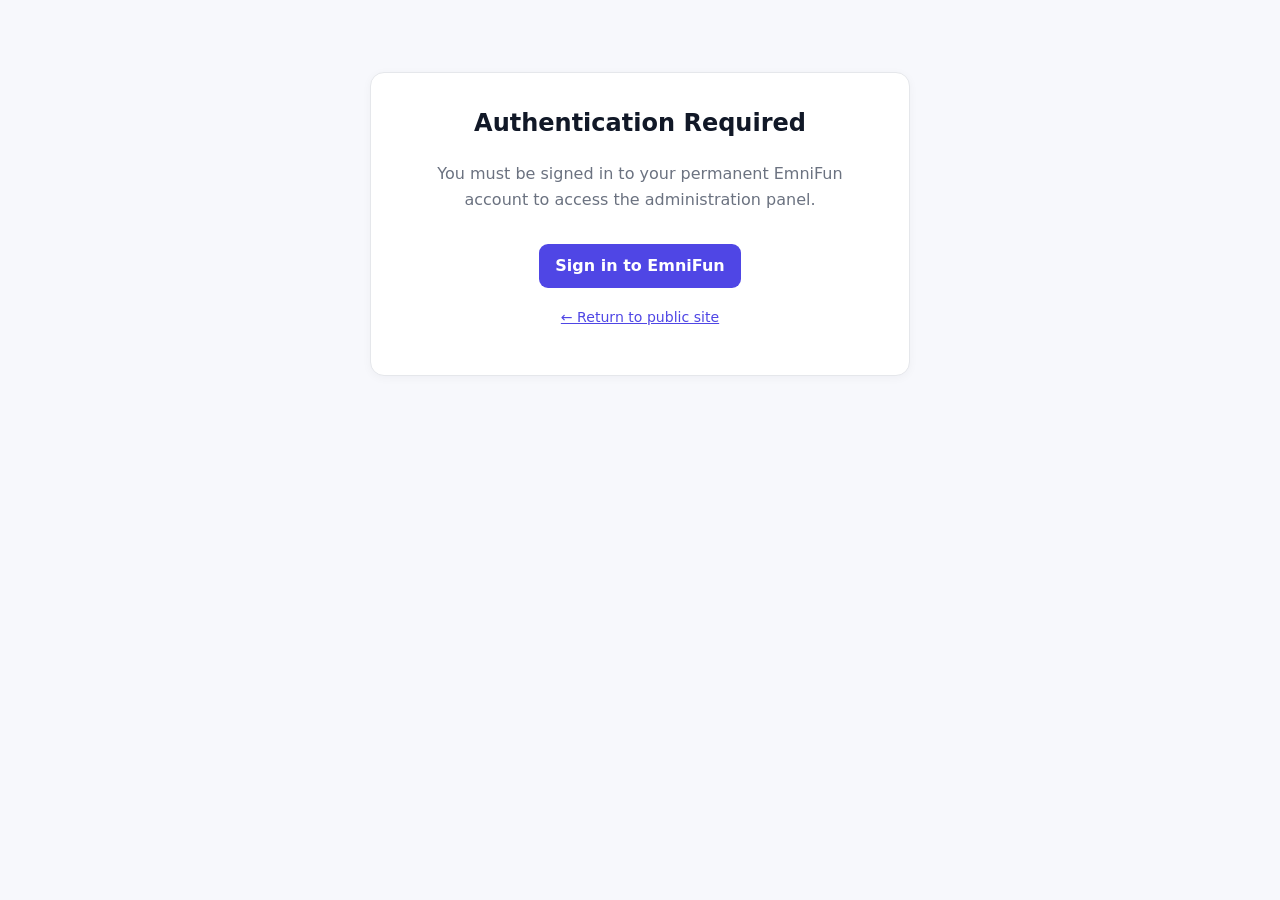
<file: admin/index.html>
<!doctype html>
<html lang="en">
<head>
  <meta charset="UTF-8">
  <meta name="viewport" content="width=device-width, initial-scale=1.0">
  <meta name="description" content="EmniFun - Administration portal.">
  <title>EmniFun Admin — Portal</title>
  <link rel="stylesheet" href="../css/style.css">
  <link rel="stylesheet" href="./admin.css">
</head>
<body>
  <div id="admin-app">
    <div class="admin-shell">
      <div class="admin-card admin-state-box">
        <h2>Loading admin panel…</h2>
        <p>Connecting to EmniFun backend.</p>
      </div>
    </div>
  </div>

  <script type="module" src="./admin.js"></script>
</body>
</html>
</file>
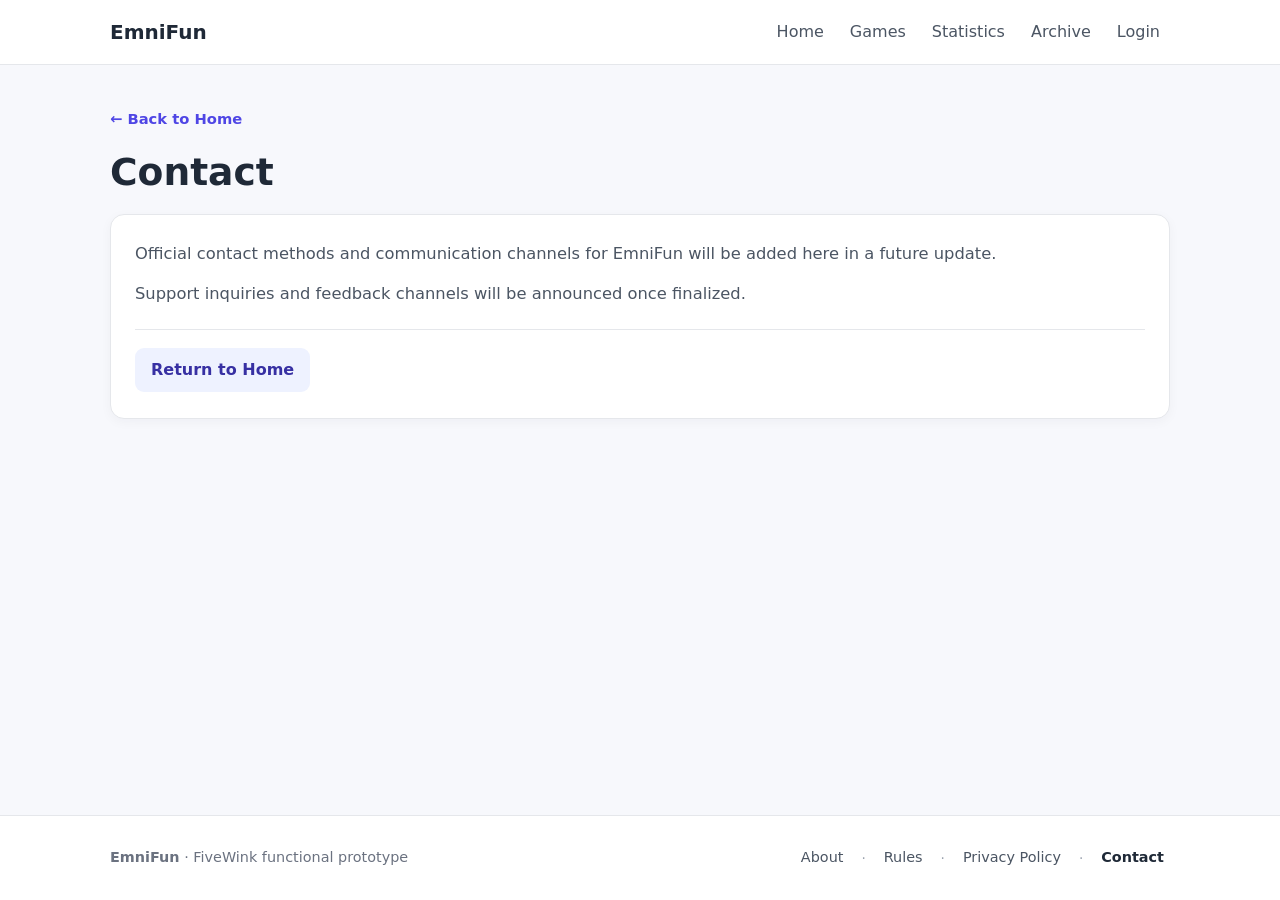
<file: contact/index.html>
<!doctype html>
<html lang="en">
<head>
  <meta charset="UTF-8">
  <meta name="viewport" content="width=device-width, initial-scale=1.0">
  <meta name="description" content="Contact EmniFun - communication and feedback channels.">
  <title>Contact — EmniFun</title>
  <link rel="stylesheet" href="../css/style.css">
</head>
<body>
  <header class="site-header">
    <nav class="navbar" aria-label="Main navigation">
      <div class="navbar-brand-group">
        <button
          class="mobile-menu-toggle"
          id="mobile-menu-toggle"
          type="button"
          aria-label="Open navigation"
          aria-expanded="false"
          aria-controls="primary-navigation"
        >
          <span aria-hidden="true">☰</span>
        </button>
        <a class="brand" href="../" data-view="home">EmniFun</a>
      </div>
      <div class="nav-links" id="primary-navigation">
        <button class="nav-link" data-view="home">Home</button>
        <button class="nav-link" data-view="games">Games</button>
        <button class="nav-link" data-view="statistics">Statistics</button>
        <button class="nav-link" data-view="archive">Archive</button>
        <a class="nav-link" id="nav-admin" href="https://emnifun.github.io/EmniFun/admin/" style="display: none; text-decoration: none;">Admin</a>
        <button class="nav-link" data-nav-auth="true" data-view="login">Login</button>
      </div>
    </nav>
  </header>

  <main>
    <section id="contact" class="view active" aria-labelledby="contact-title">
      <div class="page-shell">
        <div class="page-header">
          <nav class="breadcrumb" aria-label="Breadcrumb">
            <a href="../" class="back-link" data-view="home">← Back to Home</a>
          </nav>
          <h1 id="contact-title">Contact</h1>
        </div>
        <div class="info-card">
          <p>Official contact methods and communication channels for EmniFun will be added here in a future update.</p>
          <p>Support inquiries and feedback channels will be announced once finalized.</p>
          <div class="page-actions">
            <a href="../" class="button secondary" data-view="home">Return to Home</a>
          </div>
        </div>
      </div>
    </section>

    <section id="home" class="view" aria-labelledby="home-title">
      <div class="hero">
        <h1 id="home-title">Welcome to EmniFun</h1>
        <p>A simple home for word and puzzle games. FiveWink is now playable as a functional prototype.</p>
        <p>Wink your way to the word.</p>
        <button class="button" data-go-games>Explore Games</button>
      </div>
    </section>

    <section id="games" class="view" aria-labelledby="games-title">
      <div class="section-heading">
        <h2 id="games-title">Games</h2>
        <p>Three independent game slots, with FiveWink currently playable.</p>
      </div>
      <div id="game-area"></div>
    </section>

    <section id="statistics" class="view" aria-labelledby="statistics-title">
      <div class="section-heading">
        <h2 id="statistics-title">Statistics</h2>
        <p>FiveWink results are tracked in the current browser session. Backend persistence comes later.</p>
      </div>
      <div id="statistics-content"></div>
    </section>

    <section id="archive" class="view" aria-labelledby="archive-title">
      <div class="placeholder">
        <h2 id="archive-title">Puzzle Archive</h2>
        <p>The future archive will manage draft, scheduled, published, and archived puzzles.</p>
        <p>This prototype uses one local published FiveWink puzzle and does not expose an editable public archive.</p>
      </div>
    </section>

    <section id="login" class="view" aria-labelledby="login-title">
      <div id="login-content">
        <div class="placeholder">
          <h2 id="login-title">Loading authentication…</h2>
          <p>Preparing secure Google sign-in.</p>
        </div>
      </div>
    </section>

    <section id="account" class="view" aria-labelledby="account-title">
      <div id="account-content">
        <div class="placeholder">
          <h2 id="account-title">Loading account…</h2>
          <p>Preparing your EmniFun account.</p>
        </div>
      </div>
    </section>

    <section id="about" class="view" aria-labelledby="about-title">
      <div class="page-shell">
        <div class="page-header">
          <nav class="breadcrumb" aria-label="Breadcrumb">
            <a href="../" class="back-link" data-view="home">← Back to Home</a>
          </nav>
          <h1 id="about-title">About EmniFun</h1>
        </div>
        <div class="info-card">
          <p>EmniFun is a dedicated platform for word and puzzle games.</p>
          <p>Detailed information about the platform, its background, and future updates will be published here in an upcoming release.</p>
          <div class="page-actions">
            <a href="../" class="button secondary" data-view="home">Return to Home</a>
          </div>
        </div>
      </div>
    </section>

    <section id="rules" class="view" aria-labelledby="rules-title">
      <div class="page-shell">
        <div class="page-header">
          <h1 id="rules-title">Game Rules</h1>
        </div>

        <div class="info-card guide-intro-card">
          <p>Welcome to the EmniFun Game Guide. Here you can learn how each game works, understand its rules, and find answers to common questions.</p>
          <p>Detailed instructions are available on each game's dedicated guide page. Select a game below to explore its rules and player guide.</p>
          <p class="guide-note"><em>Note: Mode-specific rules and instructions are also available in-game through the information button beside the mode selector.</em></p>
        </div>

        <div class="guide-games-list">
          <!-- 1. FiveWink Section -->
          <details class="guide-card" id="guide-fivewink">
            <summary class="guide-card-summary" aria-controls="fivewink-content">
              <div class="guide-card-header">
                <div class="guide-card-title-group">
                  <span class="guide-card-icon" aria-hidden="true">💡</span>
                  <div>
                    <h2 class="guide-card-title">FiveWink</h2>
                  </div>
                </div>
                <div class="guide-card-meta">
                  <span class="guide-expand-indicator" aria-hidden="true">▾</span>
                </div>
              </div>
            </summary>
            <div class="guide-card-content" id="fivewink-content">
              <nav class="guide-submenu" aria-label="FiveWink rules and guide options" role="tablist">
                <button type="button" class="guide-submenu-item active" data-guide-tab="standard" aria-selected="true" role="tab" id="tab-standard" aria-controls="pane-standard" tabindex="0">
                  <span class="guide-submenu-num" aria-hidden="true">1</span>
                  <span>Standard (Classic)</span>
                </button>
                <button type="button" class="guide-submenu-item" data-guide-tab="strict" aria-selected="false" role="tab" id="tab-strict" aria-controls="pane-strict" tabindex="-1">
                  <span class="guide-submenu-num" aria-hidden="true">2</span>
                  <span>Hard Mode: Strict</span>
                </button>
                <button type="button" class="guide-submenu-item" data-guide-tab="mindbender" aria-selected="false" role="tab" id="tab-mindbender" aria-controls="pane-mindbender" tabindex="-1">
                  <span class="guide-submenu-num" aria-hidden="true">3</span>
                  <span>Hard Mode: Mindbender</span>
                </button>
                <button type="button" class="guide-submenu-item" data-guide-tab="expert" aria-selected="false" role="tab" id="tab-expert" aria-controls="pane-expert" tabindex="-1">
                  <span class="guide-submenu-num" aria-hidden="true">4</span>
                  <span>Hard Mode: Expert</span>
                </button>
                <button type="button" class="guide-submenu-item" data-guide-tab="faq" aria-selected="false" role="tab" id="tab-faq" aria-controls="pane-faq" tabindex="-1">
                  <span class="guide-submenu-num" aria-hidden="true">5</span>
                  <span>Player Guide &amp; FAQ</span>
                </button>
              </nav>

              <!-- Option 1: Standard (Classic) -->
              <div class="guide-pane active" id="pane-standard" data-pane="standard" role="tabpanel" tabindex="0" aria-labelledby="tab-standard">
                <div class="guide-section-block">
                  <h3>Standard (Classic) Mode <span class="mode-pill selected">Playable</span></h3>
                  <p>In Standard mode, your goal is to deduce a hidden five-letter English word within <strong>6 normal attempts</strong>. Color-coded letter feedback guides your subsequent guesses.</p>

                  <h4 style="margin:16px 0 8px;font-size:1.02rem;color:#1e293b;">Letter Evaluation Feedback</h4>
                  <div class="guide-example-row">
                    <div class="letter-cell correct" style="width:40px;height:40px;font-size:1.1rem;display:grid;place-items:center;">W</div>
                    <span class="guide-example-label"><strong>Blue ("correct"):</strong> The letter is in the secret word and in the exact position.</span>
                  </div>
                  <div class="guide-example-row">
                    <div class="letter-cell wrong-position" style="width:40px;height:40px;font-size:1.1rem;display:grid;place-items:center;">I</div>
                    <span class="guide-example-label"><strong>Orange ("wrong-position"):</strong> The letter is in the secret word, but belongs in a different position.</span>
                  </div>
                  <div class="guide-example-row">
                    <div class="letter-cell absent" style="width:40px;height:40px;font-size:1.1rem;display:grid;place-items:center;">N</div>
                    <span class="guide-example-label"><strong>Gray ("absent"):</strong> The letter does not appear in the secret word (or duplicate count is exceeded).</span>
                  </div>

                  <h4 style="margin:16px 0 8px;font-size:1.02rem;color:#1e293b;">Duplicate Letters Rule</h4>
                  <p>Evaluations use standard two-pass matching. Exact position matches are colored blue first. Remaining letters are matched left-to-right as orange up to the number of times the letter actually appears in the secret word. Any additional duplicate letters are marked gray.</p>

                  <h4 style="margin:16px 0 8px;font-size:1.02rem;color:#1e293b;">Progressive Clue Assistance</h4>
                  <p>Up to <strong>5 progressive clues</strong> can be revealed instead of taking a normal guess. Requesting a clue consumes that attempt row on your game board. Clues provide helpful contextual hints about the target word.</p>

                  <h4 style="margin:16px 0 8px;font-size:1.02rem;color:#1e293b;">Optional 7th-Guess Stage</h4>
                  <p>If all 6 normal attempts are used without solving the word, you enter the 7th-guess stage. You may enter a final guess or choose to skip. Solving on the 7th guess earns a <strong>Failed — Close</strong> result; an incorrect 7th guess or skip records a <strong>Failed — Hard</strong> result.</p>

                  <h4 style="margin:16px 0 8px;font-size:1.02rem;color:#1e293b;">Mode Locking</h4>
                  <p>You can change game modes before making any gameplay move. As soon as you submit your first guess or reveal your first clue, Standard mode locks for that puzzle session.</p>

                  <h4 style="margin:16px 0 8px;font-size:1.02rem;color:#1e293b;">Authoritative Vocabulary</h4>
                  <p>Every submitted guess must exist in EmniFun's authoritative 16,273 five-letter English vocabulary dictionary. Invalid words and random letters are rejected without penalizing your attempt count.</p>
                </div>
              </div>

              <!-- Option 2: Hard Mode: Strict -->
              <div class="guide-pane" id="pane-strict" data-pane="strict" role="tabpanel" tabindex="0" aria-labelledby="tab-strict" hidden>
                <div class="guide-section-block">
                  <h3>Hard Mode: Strict <span class="mode-pill mode-pill-strict">Playable</span></h3>
                  <p>Hard Mode: Strict is an elevated challenge designed for solvers who prefer rigorous logical deduction without assistive hints. Every guess must strictly obey all previously uncovered constraints.</p>

                  <h4 style="margin:16px 0 8px;font-size:1.02rem;color:#1e293b;">Clues Disabled</h4>
                  <p>Progressive clues are <strong>not available</strong> in Hard Mode: Strict. All attempts must be made using pure word deduction.</p>

                  <h4 style="margin:16px 0 8px;font-size:1.02rem;color:#1e293b;">Three Strict Deduction Constraints</h4>
                  <p>Starting from your second guess, the game engine enforces three mandatory constraints on every submission:</p>
                  <ol class="guide-rules-list">
                    <li><strong>Exact Position Requirement (Blue Letters):</strong> Any letter confirmed blue in a previous guess must be used in the exact same position in all subsequent guesses.</li>
                    <li><strong>Position Restriction (Orange Letters):</strong> A letter confirmed orange in a previous guess cannot be placed into any position where it was previously confirmed orange.</li>
                    <li><strong>Letter Retention &amp; Multiplicity (Orange &amp; Blue):</strong> Any letter confirmed orange or blue must be present in the new guess. If an earlier guess confirmed multiple occurrences of a letter (e.g. two E's confirmed), all subsequent guesses must contain at least that many occurrences.</li>
                  </ol>

                  <h4 style="margin:16px 0 8px;font-size:1.02rem;color:#1e293b;">Validation Feedback &amp; Seventh Stage</h4>
                  <p>If a candidate guess violates any strict constraint, an explanatory alert indicates which requirement was not met (e.g. <em>"Position 2 must be A"</em> or <em>"Letter E cannot be in position 3"</em>). The guess is rejected without consuming an attempt. If you reach the optional 7th-guess stage, your 7th guess must also satisfy all Hard Mode constraints.</p>

                  <h4 style="margin:16px 0 8px;font-size:1.02rem;color:#1e293b;">Mode Locking</h4>
                  <p>Selecting Hard Mode: Strict and submitting your first guess permanently locks your session into Hard Mode. Switching back to Standard mode is disabled for that daily puzzle.</p>
                </div>
              </div>

              <!-- Option 3: Hard Mode: Mindbender -->
              <div class="guide-pane" id="pane-mindbender" data-pane="mindbender" role="tabpanel" tabindex="0" aria-labelledby="tab-mindbender" hidden>
                <div class="guide-coming-soon-box">
                  <div class="guide-coming-soon-icon" aria-hidden="true">🧠</div>
                  <h3>Hard Mode: Mindbender <span class="mode-pill coming-soon">Coming Soon</span></h3>
                  <p>Mindbender is an upcoming intermediate hard mode currently in design.</p>
                  <p>This mode is planned to introduce specialized deduction rules and letter-elimination challenges. Mindbender is not yet active for gameplay, and its complete rule set will be published when it enters testing.</p>
                </div>
              </div>

              <!-- Option 4: Hard Mode: Expert -->
              <div class="guide-pane" id="pane-expert" data-pane="expert" role="tabpanel" tabindex="0" aria-labelledby="tab-expert" hidden>
                <div class="guide-coming-soon-box">
                  <div class="guide-coming-soon-icon" aria-hidden="true">🎯</div>
                  <h3>Hard Mode: Expert <span class="mode-pill coming-soon">Coming Soon</span></h3>
                  <p>Expert is a master-tier deduction mode planned for advanced puzzle solvers.</p>
                  <p>This mode is currently in the development roadmap and is not yet available for play. Exact rules, constraints, and mechanics will be announced upon release.</p>
                </div>
              </div>

              <!-- Option 5: Player Guide & FAQ -->
              <div class="guide-pane" id="pane-faq" data-pane="faq" role="tabpanel" tabindex="0" aria-labelledby="tab-faq" hidden>
                <div class="guide-section-block">
                  <h3>Player Guide &amp; FAQ <span class="mode-pill mode-pill-info">Verified &amp; Planned Details</span></h3>
                  <p>Find answers to common questions about accounts, gameplay limits, device synchronization, and platform features.</p>

                  <details class="guide-faq-item" open>
                    <summary><span>Can I play FiveWink as a guest without creating an account?</span> <span class="badge-verified">Verified</span></summary>
                    <p>Yes. Anyone can play FiveWink immediately without an account. Guest sessions and statistics are stored in your local browser session. Guests enjoy unlimited puzzle replays.</p>
                  </details>

                  <details class="guide-faq-item">
                    <summary><span>How do puzzle attempts and replays work for logged-in accounts?</span> <span class="badge-verified">Verified</span></summary>
                    <p>To preserve challenge integrity, authenticated players are limited to <strong>one official play per daily puzzle</strong>. Once a puzzle is completed while logged in, replay is locked, and your final result and solution are saved.</p>
                  </details>

                  <details class="guide-faq-item">
                    <summary><span>Does my active game progress save if I refresh or switch devices?</span> <span class="badge-verified">Verified</span></summary>
                    <p>Yes, for logged-in accounts. Your guesses, letter evaluations, and locked mode are synchronized with the cloud database in real time. If you switch devices or refresh, logging in resumes your in-progress puzzle.</p>
                  </details>

                  <details class="guide-faq-item">
                    <summary><span>How does sign-in work? Do I need a password?</span> <span class="badge-verified">Verified</span></summary>
                    <p>EmniFun uses passwordless Google Sign-In (Google Identity Services). Your account features a custom Gamer Tag and an encrypted Recovery Vault with two emergency recovery keys.</p>
                  </details>

                  <details class="guide-faq-item">
                    <summary><span>What timezone is used for daily puzzle updates?</span> <span class="badge-verified">Verified</span></summary>
                    <p>Daily puzzles follow canonical <strong>India Standard Time (IST — UTC+5:30)</strong>, updating each day at midnight (00:00 IST / 18:30 UTC).</p>
                  </details>

                  <details class="guide-faq-item">
                    <summary><span>What dictionary is used for valid guesses?</span> <span class="badge-verified">Verified</span></summary>
                    <p>FiveWink validates all guesses against a curated authoritative dictionary of 16,273 five-letter English words. Proper nouns and arbitrary letter combinations are rejected without penalizing an attempt.</p>
                  </details>

                  <details class="guide-faq-item">
                    <summary><span>Can I replay past puzzles from previous days?</span> <span class="badge-unconfirmed">In Development</span></summary>
                    <p>The Puzzle Archive Explorer is currently under development. In the future, authenticated accounts will be able to browse and replay past published puzzles.</p>
                  </details>

                  <details class="guide-faq-item">
                    <summary><span>Are streaks and statistics synced permanently across devices?</span> <span class="badge-unconfirmed">In Development</span></summary>
                    <p>In the current prototype, gameplay statistics are tracked within the active browser session. Persistent, cloud-synchronized player statistics across devices are planned for an upcoming release.</p>
                  </details>

                  <details class="guide-faq-item">
                    <summary><span>Will there be multiplayer, friend challenges, or leaderboards?</span> <span class="badge-unconfirmed">Planned</span></summary>
                    <p>Global leaderboards, speed challenges, and social play are on the EmniFun roadmap but are not yet implemented.</p>
                  </details>
                </div>
              </div>
            </div>
          </details>

          <!-- 2. Game 2 Section -->
          <details class="guide-card" id="guide-game2">
            <summary class="guide-card-summary" aria-controls="game2-content">
              <div class="guide-card-header">
                <div class="guide-card-title-group">
                  <span class="guide-card-icon" aria-hidden="true">🧩</span>
                  <div>
                    <h2 class="guide-card-title">Game 2</h2>
                  </div>
                </div>
                <div class="guide-card-meta">
                  <span class="mode-pill coming-soon">Coming Soon</span>
                  <span class="guide-expand-indicator" aria-hidden="true">▾</span>
                </div>
              </div>
            </summary>
            <div class="guide-card-content" id="game2-content">
              <div class="guide-coming-soon-box">
                <div class="guide-coming-soon-icon" aria-hidden="true">⏳</div>
                <h3>Game 2 — In Development</h3>
                <p>This independent puzzle slot is currently under early development.</p>
                <p>A comprehensive game summary, solving instructions, and detailed gameplay rules will be published here as soon as Game 2 is ready for public release.</p>
              </div>
            </div>
          </details>

          <!-- 3. Game 3 Section -->
          <details class="guide-card" id="guide-game3">
            <summary class="guide-card-summary" aria-controls="game3-content">
              <div class="guide-card-header">
                <div class="guide-card-title-group">
                  <span class="guide-card-icon" aria-hidden="true">🎲</span>
                  <div>
                    <h2 class="guide-card-title">Game 3</h2>
                  </div>
                </div>
                <div class="guide-card-meta">
                  <span class="mode-pill coming-soon">Coming Soon</span>
                  <span class="guide-expand-indicator" aria-hidden="true">▾</span>
                </div>
              </div>
            </summary>
            <div class="guide-card-content" id="game3-content">
              <div class="guide-coming-soon-box">
                <div class="guide-coming-soon-icon" aria-hidden="true">⏳</div>
                <h3>Game 3 — In Development</h3>
                <p>This game slot is reserved for a future puzzle format.</p>
                <p>A complete game summary and detailed player guide will be added here once game design and mechanics are finalized.</p>
              </div>
            </div>
          </details>
        </div>

        <div class="page-actions" style="margin-top:20px;padding-top:16px;border-top:1px solid #e5e7eb;display:flex;gap:10px;flex-wrap:wrap;">
          <a href="../" class="button secondary" data-view="home">Return to Home</a>
          <a href="../Games/FiveWink/" class="button" data-view="games/fivewink">Play FiveWink</a>
        </div>
      </div>
    </section>

    <section id="privacy" class="view" aria-labelledby="privacy-title">
      <div class="page-shell">
        <div class="page-header">
          <nav class="breadcrumb" aria-label="Breadcrumb">
            <a href="../" class="back-link" data-view="home">← Back to Home</a>
          </nav>
          <h1 id="privacy-title">Privacy Policy</h1>
        </div>
        <div class="info-card">
          <p>The EmniFun Privacy Policy is currently pending review and publication.</p>
          <p>Official data handling disclosures, privacy practices, and policy details will be published here prior to general release.</p>
          <div class="page-actions">
            <a href="../" class="button secondary" data-view="home">Return to Home</a>
          </div>
        </div>
      </div>
    </section>
  </main>

  <footer class="site-footer">
    <div class="footer-inner">
      <div class="footer-brand">
        <strong>EmniFun</strong> · FiveWink functional prototype
      </div>
      <nav class="footer-nav" aria-label="Footer navigation">
        <a class="footer-link" href="../about/" data-view="about">About</a>
        <span class="footer-sep" aria-hidden="true">·</span>
        <a class="footer-link" href="../rules/" data-view="rules">Rules</a>
        <span class="footer-sep" aria-hidden="true">·</span>
        <a class="footer-link" href="../privacy/" data-view="privacy">Privacy Policy</a>
        <span class="footer-sep" aria-hidden="true">·</span>
        <a class="footer-link" href="../contact/" data-view="contact" aria-current="page">Contact</a>
      </nav>
    </div>
  </footer>

  <script src="https://accounts.google.com/gsi/client" async defer></script>
  <script type="module" src="../js/app.js"></script>
</body>
</html>
</file>
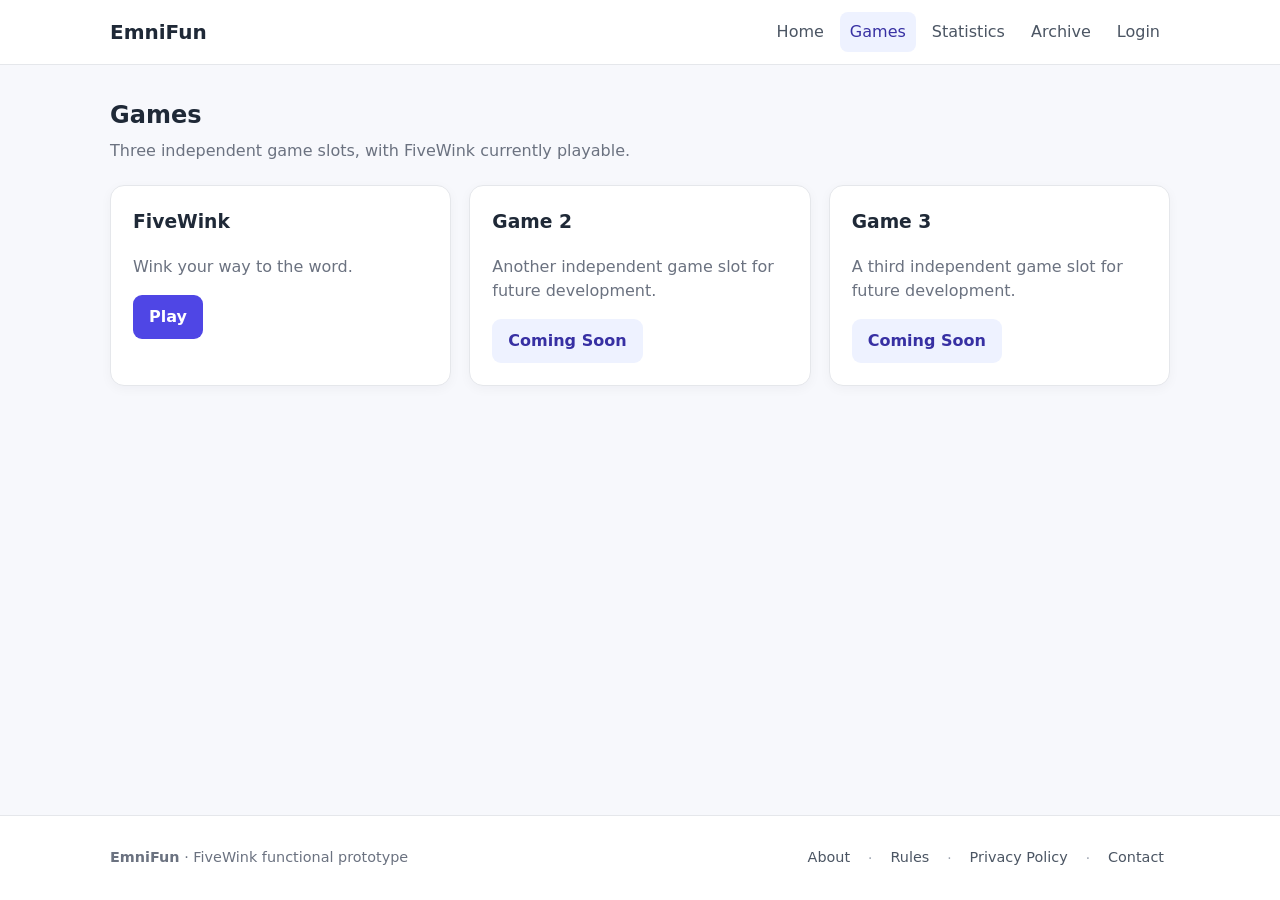
<file: Games/index.html>
<!doctype html>
<html lang="en">
<head>
  <meta charset="UTF-8">
  <meta name="viewport" content="width=device-width, initial-scale=1.0">
  <meta name="description" content="EmniFun - a simple, Indian-oriented puzzle platform.">
  <title>Games — EmniFun</title>
  <link rel="stylesheet" href="../css/style.css">
</head>
<body>
  <header class="site-header">
    <nav class="navbar" aria-label="Main navigation">
      <div class="navbar-brand-group">
        <button
          class="mobile-menu-toggle"
          id="mobile-menu-toggle"
          type="button"
          aria-label="Open navigation"
          aria-expanded="false"
          aria-controls="primary-navigation"
        >
          <span aria-hidden="true">☰</span>
        </button>
        <a class="brand" href="../" data-view="home">EmniFun</a>
      </div>
      <div class="nav-links" id="primary-navigation">
        <button class="nav-link" data-view="home">Home</button>
        <button class="nav-link active" data-view="games">Games</button>
        <button class="nav-link" data-view="statistics">Statistics</button>
        <button class="nav-link" data-view="archive">Archive</button>
        <a class="nav-link" id="nav-admin" href="https://emnifun.github.io/EmniFun/admin/" style="display: none; text-decoration: none;">Admin</a>
        <button class="nav-link" data-nav-auth="true" data-view="login">Login</button>
      </div>
    </nav>
  </header>

  <main>
    <section id="home" class="view" aria-labelledby="home-title">
      <div class="hero">
        <h1 id="home-title">Welcome to EmniFun</h1>
        <p>A simple home for word and puzzle games. FiveWink is now playable as a functional prototype.</p>
        <p>Wink your way to the word.</p>
        <button class="button" data-go-games>Explore Games</button>
      </div>
    </section>

    <section id="games" class="view active" aria-labelledby="games-title">
      <div class="section-heading">
        <h2 id="games-title">Games</h2>
        <p>Three independent game slots, with FiveWink currently playable.</p>
      </div>
      <div id="game-area"></div>
    </section>

    <section id="statistics" class="view" aria-labelledby="statistics-title">
      <div class="section-heading">
        <h2 id="statistics-title">Statistics</h2>
        <p>FiveWink results are tracked in the current browser session. Backend persistence comes later.</p>
      </div>
      <div id="statistics-content"></div>
    </section>

    <section id="archive" class="view" aria-labelledby="archive-title">
      <div class="placeholder">
        <h2 id="archive-title">Puzzle Archive</h2>
        <p>The future archive will manage draft, scheduled, published, and archived puzzles.</p>
        <p>This prototype uses one local published FiveWink puzzle and does not expose an editable public archive.</p>
      </div>
    </section>

    <section id="login" class="view" aria-labelledby="login-title">
      <div id="login-content">
        <div class="placeholder">
          <h2 id="login-title">Loading authentication…</h2>
          <p>Preparing secure Google sign-in.</p>
        </div>
      </div>
    </section>

    <section id="account" class="view" aria-labelledby="account-title">
      <div id="account-content">
        <div class="placeholder">
          <h2 id="account-title">Loading account…</h2>
          <p>Preparing your EmniFun account.</p>
        </div>
      </div>
    </section>
    <section id="about" class="view" aria-labelledby="about-title">
      <div class="page-shell">
        <div class="page-header">
          <nav class="breadcrumb" aria-label="Breadcrumb">
            <a href="../" class="back-link" data-view="home">← Back to Home</a>
          </nav>
          <h1 id="about-title">About EmniFun</h1>
        </div>
        <div class="info-card">
          <p>EmniFun is a dedicated platform for word and puzzle games.</p>
          <p>Detailed information about the platform, its background, and future updates will be published here in an upcoming release.</p>
          <div class="page-actions">
            <a href="../" class="button secondary" data-view="home">Return to Home</a>
          </div>
        </div>
      </div>
    </section>

    <section id="rules" class="view" aria-labelledby="rules-title">
      <div class="page-shell">
        <div class="page-header">
          <h1 id="rules-title">Game Rules</h1>
        </div>

        <div class="info-card guide-intro-card">
          <p>Welcome to the EmniFun Game Guide. Here you can learn how each game works, understand its rules, and find answers to common questions.</p>
          <p>Detailed instructions are available on each game's dedicated guide page. Select a game below to explore its rules and player guide.</p>
          <p class="guide-note"><em>Note: Mode-specific rules and instructions are also available in-game through the information button beside the mode selector.</em></p>
        </div>

        <div class="guide-games-list">
          <!-- 1. FiveWink Section -->
          <details class="guide-card" id="guide-fivewink">
            <summary class="guide-card-summary" aria-controls="fivewink-content">
              <div class="guide-card-header">
                <div class="guide-card-title-group">
                  <span class="guide-card-icon" aria-hidden="true">💡</span>
                  <div>
                    <h2 class="guide-card-title">FiveWink</h2>
                  </div>
                </div>
                <div class="guide-card-meta">
                  <span class="guide-expand-indicator" aria-hidden="true">▾</span>
                </div>
              </div>
            </summary>
            <div class="guide-card-content" id="fivewink-content">
              <nav class="guide-submenu" aria-label="FiveWink rules and guide options" role="tablist">
                <button type="button" class="guide-submenu-item active" data-guide-tab="standard" aria-selected="true" role="tab" id="tab-standard" aria-controls="pane-standard" tabindex="0">
                  <span class="guide-submenu-num" aria-hidden="true">1</span>
                  <span>Standard (Classic)</span>
                </button>
                <button type="button" class="guide-submenu-item" data-guide-tab="strict" aria-selected="false" role="tab" id="tab-strict" aria-controls="pane-strict" tabindex="-1">
                  <span class="guide-submenu-num" aria-hidden="true">2</span>
                  <span>Hard Mode: Strict</span>
                </button>
                <button type="button" class="guide-submenu-item" data-guide-tab="mindbender" aria-selected="false" role="tab" id="tab-mindbender" aria-controls="pane-mindbender" tabindex="-1">
                  <span class="guide-submenu-num" aria-hidden="true">3</span>
                  <span>Hard Mode: Mindbender</span>
                </button>
                <button type="button" class="guide-submenu-item" data-guide-tab="expert" aria-selected="false" role="tab" id="tab-expert" aria-controls="pane-expert" tabindex="-1">
                  <span class="guide-submenu-num" aria-hidden="true">4</span>
                  <span>Hard Mode: Expert</span>
                </button>
                <button type="button" class="guide-submenu-item" data-guide-tab="faq" aria-selected="false" role="tab" id="tab-faq" aria-controls="pane-faq" tabindex="-1">
                  <span class="guide-submenu-num" aria-hidden="true">5</span>
                  <span>Player Guide &amp; FAQ</span>
                </button>
              </nav>

              <!-- Option 1: Standard (Classic) -->
              <div class="guide-pane active" id="pane-standard" data-pane="standard" role="tabpanel" tabindex="0" aria-labelledby="tab-standard">
                <div class="guide-section-block">
                  <h3>Standard (Classic) Mode <span class="mode-pill selected">Playable</span></h3>
                  <p>In Standard mode, your goal is to deduce a hidden five-letter English word within <strong>6 normal attempts</strong>. Color-coded letter feedback guides your subsequent guesses.</p>

                  <h4 style="margin:16px 0 8px;font-size:1.02rem;color:#1e293b;">Letter Evaluation Feedback</h4>
                  <div class="guide-example-row">
                    <div class="letter-cell correct" style="width:40px;height:40px;font-size:1.1rem;display:grid;place-items:center;">W</div>
                    <span class="guide-example-label"><strong>Blue ("correct"):</strong> The letter is in the secret word and in the exact position.</span>
                  </div>
                  <div class="guide-example-row">
                    <div class="letter-cell wrong-position" style="width:40px;height:40px;font-size:1.1rem;display:grid;place-items:center;">I</div>
                    <span class="guide-example-label"><strong>Orange ("wrong-position"):</strong> The letter is in the secret word, but belongs in a different position.</span>
                  </div>
                  <div class="guide-example-row">
                    <div class="letter-cell absent" style="width:40px;height:40px;font-size:1.1rem;display:grid;place-items:center;">N</div>
                    <span class="guide-example-label"><strong>Gray ("absent"):</strong> The letter does not appear in the secret word (or duplicate count is exceeded).</span>
                  </div>

                  <h4 style="margin:16px 0 8px;font-size:1.02rem;color:#1e293b;">Duplicate Letters Rule</h4>
                  <p>Evaluations use standard two-pass matching. Exact position matches are colored blue first. Remaining letters are matched left-to-right as orange up to the number of times the letter actually appears in the secret word. Any additional duplicate letters are marked gray.</p>

                  <h4 style="margin:16px 0 8px;font-size:1.02rem;color:#1e293b;">Progressive Clue Assistance</h4>
                  <p>Up to <strong>5 progressive clues</strong> can be revealed instead of taking a normal guess. Requesting a clue consumes that attempt row on your game board. Clues provide helpful contextual hints about the target word.</p>

                  <h4 style="margin:16px 0 8px;font-size:1.02rem;color:#1e293b;">Optional 7th-Guess Stage</h4>
                  <p>If all 6 normal attempts are used without solving the word, you enter the 7th-guess stage. You may enter a final guess or choose to skip. Solving on the 7th guess earns a <strong>Failed — Close</strong> result; an incorrect 7th guess or skip records a <strong>Failed — Hard</strong> result.</p>

                  <h4 style="margin:16px 0 8px;font-size:1.02rem;color:#1e293b;">Mode Locking</h4>
                  <p>You can change game modes before making any gameplay move. As soon as you submit your first guess or reveal your first clue, Standard mode locks for that puzzle session.</p>

                  <h4 style="margin:16px 0 8px;font-size:1.02rem;color:#1e293b;">Authoritative Vocabulary</h4>
                  <p>Every submitted guess must exist in EmniFun's authoritative 16,273 five-letter English vocabulary dictionary. Invalid words and random letters are rejected without penalizing your attempt count.</p>
                </div>
              </div>

              <!-- Option 2: Hard Mode: Strict -->
              <div class="guide-pane" id="pane-strict" data-pane="strict" role="tabpanel" tabindex="0" aria-labelledby="tab-strict" hidden>
                <div class="guide-section-block">
                  <h3>Hard Mode: Strict <span class="mode-pill mode-pill-strict">Playable</span></h3>
                  <p>Hard Mode: Strict is an elevated challenge designed for solvers who prefer rigorous logical deduction without assistive hints. Every guess must strictly obey all previously uncovered constraints.</p>

                  <h4 style="margin:16px 0 8px;font-size:1.02rem;color:#1e293b;">Clues Disabled</h4>
                  <p>Progressive clues are <strong>not available</strong> in Hard Mode: Strict. All attempts must be made using pure word deduction.</p>

                  <h4 style="margin:16px 0 8px;font-size:1.02rem;color:#1e293b;">Three Strict Deduction Constraints</h4>
                  <p>Starting from your second guess, the game engine enforces three mandatory constraints on every submission:</p>
                  <ol class="guide-rules-list">
                    <li><strong>Exact Position Requirement (Blue Letters):</strong> Any letter confirmed blue in a previous guess must be used in the exact same position in all subsequent guesses.</li>
                    <li><strong>Position Restriction (Orange Letters):</strong> A letter confirmed orange in a previous guess cannot be placed into any position where it was previously confirmed orange.</li>
                    <li><strong>Letter Retention &amp; Multiplicity (Orange &amp; Blue):</strong> Any letter confirmed orange or blue must be present in the new guess. If an earlier guess confirmed multiple occurrences of a letter (e.g. two E's confirmed), all subsequent guesses must contain at least that many occurrences.</li>
                  </ol>

                  <h4 style="margin:16px 0 8px;font-size:1.02rem;color:#1e293b;">Validation Feedback &amp; Seventh Stage</h4>
                  <p>If a candidate guess violates any strict constraint, an explanatory alert indicates which requirement was not met (e.g. <em>"Position 2 must be A"</em> or <em>"Letter E cannot be in position 3"</em>). The guess is rejected without consuming an attempt. If you reach the optional 7th-guess stage, your 7th guess must also satisfy all Hard Mode constraints.</p>

                  <h4 style="margin:16px 0 8px;font-size:1.02rem;color:#1e293b;">Mode Locking</h4>
                  <p>Selecting Hard Mode: Strict and submitting your first guess permanently locks your session into Hard Mode. Switching back to Standard mode is disabled for that daily puzzle.</p>
                </div>
              </div>

              <!-- Option 3: Hard Mode: Mindbender -->
              <div class="guide-pane" id="pane-mindbender" data-pane="mindbender" role="tabpanel" tabindex="0" aria-labelledby="tab-mindbender" hidden>
                <div class="guide-coming-soon-box">
                  <div class="guide-coming-soon-icon" aria-hidden="true">🧠</div>
                  <h3>Hard Mode: Mindbender <span class="mode-pill coming-soon">Coming Soon</span></h3>
                  <p>Mindbender is an upcoming intermediate hard mode currently in design.</p>
                  <p>This mode is planned to introduce specialized deduction rules and letter-elimination challenges. Mindbender is not yet active for gameplay, and its complete rule set will be published when it enters testing.</p>
                </div>
              </div>

              <!-- Option 4: Hard Mode: Expert -->
              <div class="guide-pane" id="pane-expert" data-pane="expert" role="tabpanel" tabindex="0" aria-labelledby="tab-expert" hidden>
                <div class="guide-coming-soon-box">
                  <div class="guide-coming-soon-icon" aria-hidden="true">🎯</div>
                  <h3>Hard Mode: Expert <span class="mode-pill coming-soon">Coming Soon</span></h3>
                  <p>Expert is a master-tier deduction mode planned for advanced puzzle solvers.</p>
                  <p>This mode is currently in the development roadmap and is not yet available for play. Exact rules, constraints, and mechanics will be announced upon release.</p>
                </div>
              </div>

              <!-- Option 5: Player Guide & FAQ -->
              <div class="guide-pane" id="pane-faq" data-pane="faq" role="tabpanel" tabindex="0" aria-labelledby="tab-faq" hidden>
                <div class="guide-section-block">
                  <h3>Player Guide &amp; FAQ <span class="mode-pill mode-pill-info">Verified &amp; Planned Details</span></h3>
                  <p>Find answers to common questions about accounts, gameplay limits, device synchronization, and platform features.</p>

                  <details class="guide-faq-item" open>
                    <summary><span>Can I play FiveWink as a guest without creating an account?</span> <span class="badge-verified">Verified</span></summary>
                    <p>Yes. Anyone can play FiveWink immediately without an account. Guest sessions and statistics are stored in your local browser session. Guests enjoy unlimited puzzle replays.</p>
                  </details>

                  <details class="guide-faq-item">
                    <summary><span>How do puzzle attempts and replays work for logged-in accounts?</span> <span class="badge-verified">Verified</span></summary>
                    <p>To preserve challenge integrity, authenticated players are limited to <strong>one official play per daily puzzle</strong>. Once a puzzle is completed while logged in, replay is locked, and your final result and solution are saved.</p>
                  </details>

                  <details class="guide-faq-item">
                    <summary><span>Does my active game progress save if I refresh or switch devices?</span> <span class="badge-verified">Verified</span></summary>
                    <p>Yes, for logged-in accounts. Your guesses, letter evaluations, and locked mode are synchronized with the cloud database in real time. If you switch devices or refresh, logging in resumes your in-progress puzzle.</p>
                  </details>

                  <details class="guide-faq-item">
                    <summary><span>How does sign-in work? Do I need a password?</span> <span class="badge-verified">Verified</span></summary>
                    <p>EmniFun uses passwordless Google Sign-In (Google Identity Services). Your account features a custom Gamer Tag and an encrypted Recovery Vault with two emergency recovery keys.</p>
                  </details>

                  <details class="guide-faq-item">
                    <summary><span>What timezone is used for daily puzzle updates?</span> <span class="badge-verified">Verified</span></summary>
                    <p>Daily puzzles follow canonical <strong>India Standard Time (IST — UTC+5:30)</strong>, updating each day at midnight (00:00 IST / 18:30 UTC).</p>
                  </details>

                  <details class="guide-faq-item">
                    <summary><span>What dictionary is used for valid guesses?</span> <span class="badge-verified">Verified</span></summary>
                    <p>FiveWink validates all guesses against a curated authoritative dictionary of 16,273 five-letter English words. Proper nouns and arbitrary letter combinations are rejected without penalizing an attempt.</p>
                  </details>

                  <details class="guide-faq-item">
                    <summary><span>Can I replay past puzzles from previous days?</span> <span class="badge-unconfirmed">In Development</span></summary>
                    <p>The Puzzle Archive Explorer is currently under development. In the future, authenticated accounts will be able to browse and replay past published puzzles.</p>
                  </details>

                  <details class="guide-faq-item">
                    <summary><span>Are streaks and statistics synced permanently across devices?</span> <span class="badge-unconfirmed">In Development</span></summary>
                    <p>In the current prototype, gameplay statistics are tracked within the active browser session. Persistent, cloud-synchronized player statistics across devices are planned for an upcoming release.</p>
                  </details>

                  <details class="guide-faq-item">
                    <summary><span>Will there be multiplayer, friend challenges, or leaderboards?</span> <span class="badge-unconfirmed">Planned</span></summary>
                    <p>Global leaderboards, speed challenges, and social play are on the EmniFun roadmap but are not yet implemented.</p>
                  </details>
                </div>
              </div>
            </div>
          </details>

          <!-- 2. Game 2 Section -->
          <details class="guide-card" id="guide-game2">
            <summary class="guide-card-summary" aria-controls="game2-content">
              <div class="guide-card-header">
                <div class="guide-card-title-group">
                  <span class="guide-card-icon" aria-hidden="true">🧩</span>
                  <div>
                    <h2 class="guide-card-title">Game 2</h2>
                  </div>
                </div>
                <div class="guide-card-meta">
                  <span class="mode-pill coming-soon">Coming Soon</span>
                  <span class="guide-expand-indicator" aria-hidden="true">▾</span>
                </div>
              </div>
            </summary>
            <div class="guide-card-content" id="game2-content">
              <div class="guide-coming-soon-box">
                <div class="guide-coming-soon-icon" aria-hidden="true">⏳</div>
                <h3>Game 2 — In Development</h3>
                <p>This independent puzzle slot is currently under early development.</p>
                <p>A comprehensive game summary, solving instructions, and detailed gameplay rules will be published here as soon as Game 2 is ready for public release.</p>
              </div>
            </div>
          </details>

          <!-- 3. Game 3 Section -->
          <details class="guide-card" id="guide-game3">
            <summary class="guide-card-summary" aria-controls="game3-content">
              <div class="guide-card-header">
                <div class="guide-card-title-group">
                  <span class="guide-card-icon" aria-hidden="true">🎲</span>
                  <div>
                    <h2 class="guide-card-title">Game 3</h2>
                  </div>
                </div>
                <div class="guide-card-meta">
                  <span class="mode-pill coming-soon">Coming Soon</span>
                  <span class="guide-expand-indicator" aria-hidden="true">▾</span>
                </div>
              </div>
            </summary>
            <div class="guide-card-content" id="game3-content">
              <div class="guide-coming-soon-box">
                <div class="guide-coming-soon-icon" aria-hidden="true">⏳</div>
                <h3>Game 3 — In Development</h3>
                <p>This game slot is reserved for a future puzzle format.</p>
                <p>A complete game summary and detailed player guide will be added here once game design and mechanics are finalized.</p>
              </div>
            </div>
          </details>
        </div>

        <div class="page-actions" style="margin-top:20px;padding-top:16px;border-top:1px solid #e5e7eb;display:flex;gap:10px;flex-wrap:wrap;">
          <a href="../" class="button secondary" data-view="home">Return to Home</a>
          <a href="../Games/FiveWink/" class="button" data-view="games/fivewink">Play FiveWink</a>
        </div>
      </div>
    </section>

    <section id="privacy" class="view" aria-labelledby="privacy-title">
      <div class="page-shell">
        <div class="page-header">
          <nav class="breadcrumb" aria-label="Breadcrumb">
            <a href="../" class="back-link" data-view="home">← Back to Home</a>
          </nav>
          <h1 id="privacy-title">Privacy Policy</h1>
        </div>
        <div class="info-card">
          <p>The EmniFun Privacy Policy is currently pending review and publication.</p>
          <p>Official data handling disclosures, privacy practices, and policy details will be published here prior to general release.</p>
          <div class="page-actions">
            <a href="../" class="button secondary" data-view="home">Return to Home</a>
          </div>
        </div>
      </div>
    </section>

    <section id="contact" class="view" aria-labelledby="contact-title">
      <div class="page-shell">
        <div class="page-header">
          <nav class="breadcrumb" aria-label="Breadcrumb">
            <a href="../" class="back-link" data-view="home">← Back to Home</a>
          </nav>
          <h1 id="contact-title">Contact</h1>
        </div>
        <div class="info-card">
          <p>Official contact methods and communication channels for EmniFun will be added here in a future update.</p>
          <p>Support inquiries and feedback channels will be announced once finalized.</p>
          <div class="page-actions">
            <a href="../" class="button secondary" data-view="home">Return to Home</a>
          </div>
        </div>
      </div>
    </section>
  </main>

  <footer class="site-footer">
    <div class="footer-inner">
      <div class="footer-brand">
        <strong>EmniFun</strong> · FiveWink functional prototype
      </div>
      <nav class="footer-nav" aria-label="Footer navigation">
        <a class="footer-link" href="../about/" data-view="about">About</a>
        <span class="footer-sep" aria-hidden="true">·</span>
        <a class="footer-link" href="../rules/" data-view="rules">Rules</a>
        <span class="footer-sep" aria-hidden="true">·</span>
        <a class="footer-link" href="../privacy/" data-view="privacy">Privacy Policy</a>
        <span class="footer-sep" aria-hidden="true">·</span>
        <a class="footer-link" href="../contact/" data-view="contact">Contact</a>
      </nav>
    </div>
  </footer>

  <script src="https://accounts.google.com/gsi/client" async defer></script>
  <script type="module" src="../js/app.js"></script>
</body>
</html>
</file>
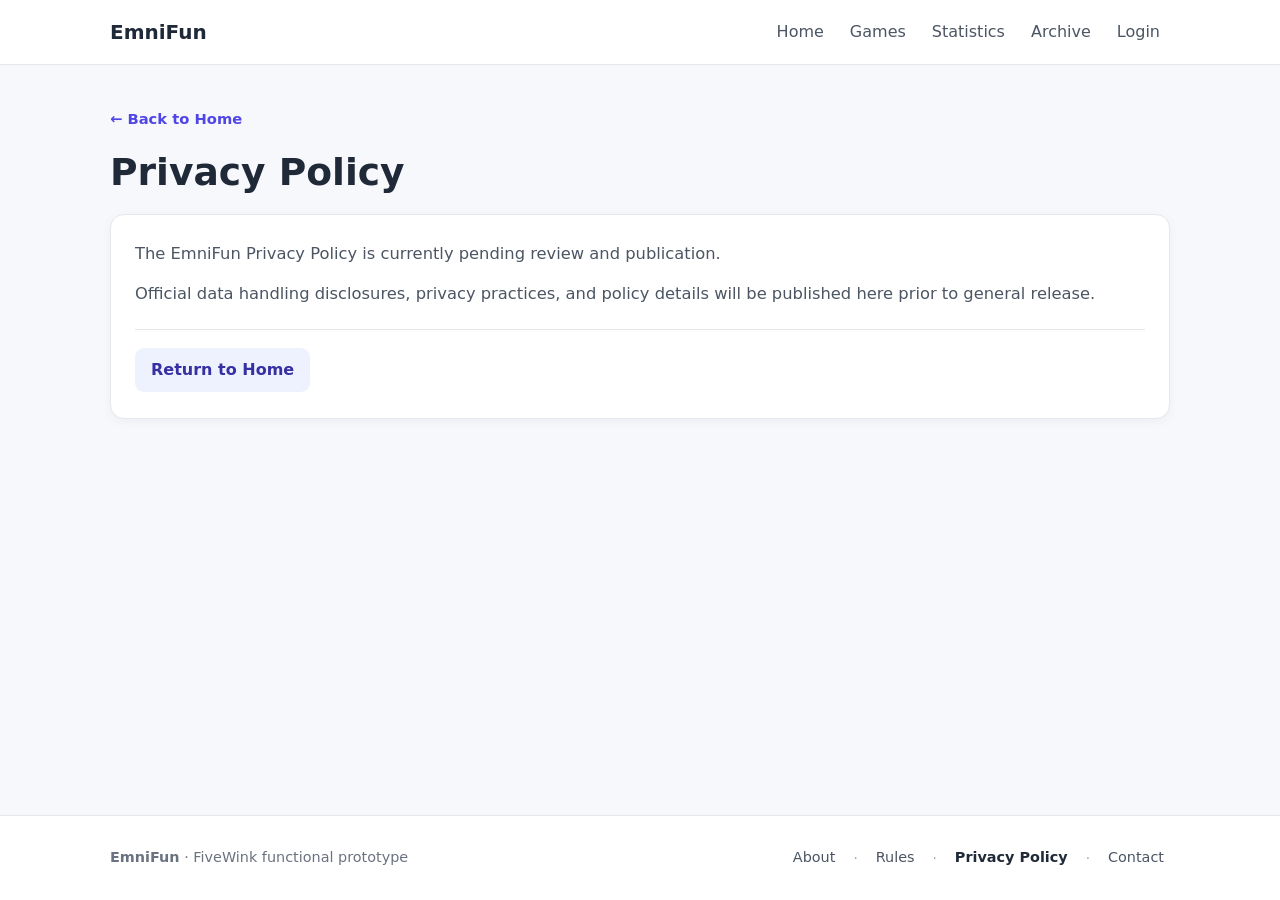
<file: privacy-policy/index.html>
<!doctype html>
<html lang="en">
<head>
  <meta charset="UTF-8">
  <meta name="viewport" content="width=device-width, initial-scale=1.0">
  <meta name="description" content="EmniFun Privacy Policy - privacy information and data handling practices.">
  <link rel="canonical" href="../privacy/">
  <title>Privacy Policy — EmniFun</title>
  <link rel="stylesheet" href="../css/style.css">
</head>
<body>
  <header class="site-header">
    <nav class="navbar" aria-label="Main navigation">
      <div class="navbar-brand-group">
        <button
          class="mobile-menu-toggle"
          id="mobile-menu-toggle"
          type="button"
          aria-label="Open navigation"
          aria-expanded="false"
          aria-controls="primary-navigation"
        >
          <span aria-hidden="true">☰</span>
        </button>
        <a class="brand" href="../" data-view="home">EmniFun</a>
      </div>
      <div class="nav-links" id="primary-navigation">
        <button class="nav-link" data-view="home">Home</button>
        <button class="nav-link" data-view="games">Games</button>
        <button class="nav-link" data-view="statistics">Statistics</button>
        <button class="nav-link" data-view="archive">Archive</button>
        <a class="nav-link" id="nav-admin" href="https://emnifun.github.io/EmniFun/admin/" style="display: none; text-decoration: none;">Admin</a>
        <button class="nav-link" data-nav-auth="true" data-view="login">Login</button>
      </div>
    </nav>
  </header>

  <main>
    <section id="privacy" class="view active" aria-labelledby="privacy-title">
      <div class="page-shell">
        <div class="page-header">
          <nav class="breadcrumb" aria-label="Breadcrumb">
            <a href="../" class="back-link" data-view="home">← Back to Home</a>
          </nav>
          <h1 id="privacy-title">Privacy Policy</h1>
        </div>
        <div class="info-card">
          <p>The EmniFun Privacy Policy is currently pending review and publication.</p>
          <p>Official data handling disclosures, privacy practices, and policy details will be published here prior to general release.</p>
          <div class="page-actions">
            <a href="../" class="button secondary" data-view="home">Return to Home</a>
          </div>
        </div>
      </div>
    </section>

    <section id="home" class="view" aria-labelledby="home-title">
      <div class="hero">
        <h1 id="home-title">Welcome to EmniFun</h1>
        <p>A simple home for word and puzzle games. FiveWink is now playable as a functional prototype.</p>
        <p>Wink your way to the word.</p>
        <button class="button" data-go-games>Explore Games</button>
      </div>
    </section>

    <section id="games" class="view" aria-labelledby="games-title">
      <div class="section-heading">
        <h2 id="games-title">Games</h2>
        <p>Three independent game slots, with FiveWink currently playable.</p>
      </div>
      <div id="game-area"></div>
    </section>

    <section id="statistics" class="view" aria-labelledby="statistics-title">
      <div class="section-heading">
        <h2 id="statistics-title">Statistics</h2>
        <p>FiveWink results are tracked in the current browser session. Backend persistence comes later.</p>
      </div>
      <div id="statistics-content"></div>
    </section>

    <section id="archive" class="view" aria-labelledby="archive-title">
      <div class="placeholder">
        <h2 id="archive-title">Puzzle Archive</h2>
        <p>The future archive will manage draft, scheduled, published, and archived puzzles.</p>
        <p>This prototype uses one local published FiveWink puzzle and does not expose an editable public archive.</p>
      </div>
    </section>

    <section id="login" class="view" aria-labelledby="login-title">
      <div id="login-content">
        <div class="placeholder">
          <h2 id="login-title">Loading authentication…</h2>
          <p>Preparing secure Google sign-in.</p>
        </div>
      </div>
    </section>

    <section id="account" class="view" aria-labelledby="account-title">
      <div id="account-content">
        <div class="placeholder">
          <h2 id="account-title">Loading account…</h2>
          <p>Preparing your EmniFun account.</p>
        </div>
      </div>
    </section>

    <section id="about" class="view" aria-labelledby="about-title">
      <div class="page-shell">
        <div class="page-header">
          <nav class="breadcrumb" aria-label="Breadcrumb">
            <a href="../" class="back-link" data-view="home">← Back to Home</a>
          </nav>
          <h1 id="about-title">About EmniFun</h1>
        </div>
        <div class="info-card">
          <p>EmniFun is a dedicated platform for word and puzzle games.</p>
          <p>Detailed information about the platform, its background, and future updates will be published here in an upcoming release.</p>
          <div class="page-actions">
            <a href="../" class="button secondary" data-view="home">Return to Home</a>
          </div>
        </div>
      </div>
    </section>

    <section id="rules" class="view" aria-labelledby="rules-title">
      <div class="page-shell">
        <div class="page-header">
          <h1 id="rules-title">Game Rules</h1>
        </div>

        <div class="info-card guide-intro-card">
          <p>Welcome to the EmniFun Game Guide. Here you can learn how each game works, understand its rules, and find answers to common questions.</p>
          <p>Detailed instructions are available on each game's dedicated guide page. Select a game below to explore its rules and player guide.</p>
          <p class="guide-note"><em>Note: Mode-specific rules and instructions are also available in-game through the information button beside the mode selector.</em></p>
        </div>

        <div class="guide-games-list">
          <!-- 1. FiveWink Section -->
          <details class="guide-card" id="guide-fivewink">
            <summary class="guide-card-summary" aria-controls="fivewink-content">
              <div class="guide-card-header">
                <div class="guide-card-title-group">
                  <span class="guide-card-icon" aria-hidden="true">💡</span>
                  <div>
                    <h2 class="guide-card-title">FiveWink</h2>
                  </div>
                </div>
                <div class="guide-card-meta">
                  <span class="guide-expand-indicator" aria-hidden="true">▾</span>
                </div>
              </div>
            </summary>
            <div class="guide-card-content" id="fivewink-content">
              <nav class="guide-submenu" aria-label="FiveWink rules and guide options" role="tablist">
                <button type="button" class="guide-submenu-item active" data-guide-tab="standard" aria-selected="true" role="tab" id="tab-standard" aria-controls="pane-standard" tabindex="0">
                  <span class="guide-submenu-num" aria-hidden="true">1</span>
                  <span>Standard (Classic)</span>
                </button>
                <button type="button" class="guide-submenu-item" data-guide-tab="strict" aria-selected="false" role="tab" id="tab-strict" aria-controls="pane-strict" tabindex="-1">
                  <span class="guide-submenu-num" aria-hidden="true">2</span>
                  <span>Hard Mode: Strict</span>
                </button>
                <button type="button" class="guide-submenu-item" data-guide-tab="mindbender" aria-selected="false" role="tab" id="tab-mindbender" aria-controls="pane-mindbender" tabindex="-1">
                  <span class="guide-submenu-num" aria-hidden="true">3</span>
                  <span>Hard Mode: Mindbender</span>
                </button>
                <button type="button" class="guide-submenu-item" data-guide-tab="expert" aria-selected="false" role="tab" id="tab-expert" aria-controls="pane-expert" tabindex="-1">
                  <span class="guide-submenu-num" aria-hidden="true">4</span>
                  <span>Hard Mode: Expert</span>
                </button>
                <button type="button" class="guide-submenu-item" data-guide-tab="faq" aria-selected="false" role="tab" id="tab-faq" aria-controls="pane-faq" tabindex="-1">
                  <span class="guide-submenu-num" aria-hidden="true">5</span>
                  <span>Player Guide &amp; FAQ</span>
                </button>
              </nav>

              <!-- Option 1: Standard (Classic) -->
              <div class="guide-pane active" id="pane-standard" data-pane="standard" role="tabpanel" tabindex="0" aria-labelledby="tab-standard">
                <div class="guide-section-block">
                  <h3>Standard (Classic) Mode <span class="mode-pill selected">Playable</span></h3>
                  <p>In Standard mode, your goal is to deduce a hidden five-letter English word within <strong>6 normal attempts</strong>. Color-coded letter feedback guides your subsequent guesses.</p>

                  <h4 style="margin:16px 0 8px;font-size:1.02rem;color:#1e293b;">Letter Evaluation Feedback</h4>
                  <div class="guide-example-row">
                    <div class="letter-cell correct" style="width:40px;height:40px;font-size:1.1rem;display:grid;place-items:center;">W</div>
                    <span class="guide-example-label"><strong>Blue ("correct"):</strong> The letter is in the secret word and in the exact position.</span>
                  </div>
                  <div class="guide-example-row">
                    <div class="letter-cell wrong-position" style="width:40px;height:40px;font-size:1.1rem;display:grid;place-items:center;">I</div>
                    <span class="guide-example-label"><strong>Orange ("wrong-position"):</strong> The letter is in the secret word, but belongs in a different position.</span>
                  </div>
                  <div class="guide-example-row">
                    <div class="letter-cell absent" style="width:40px;height:40px;font-size:1.1rem;display:grid;place-items:center;">N</div>
                    <span class="guide-example-label"><strong>Gray ("absent"):</strong> The letter does not appear in the secret word (or duplicate count is exceeded).</span>
                  </div>

                  <h4 style="margin:16px 0 8px;font-size:1.02rem;color:#1e293b;">Duplicate Letters Rule</h4>
                  <p>Evaluations use standard two-pass matching. Exact position matches are colored blue first. Remaining letters are matched left-to-right as orange up to the number of times the letter actually appears in the secret word. Any additional duplicate letters are marked gray.</p>

                  <h4 style="margin:16px 0 8px;font-size:1.02rem;color:#1e293b;">Progressive Clue Assistance</h4>
                  <p>Up to <strong>5 progressive clues</strong> can be revealed instead of taking a normal guess. Requesting a clue consumes that attempt row on your game board. Clues provide helpful contextual hints about the target word.</p>

                  <h4 style="margin:16px 0 8px;font-size:1.02rem;color:#1e293b;">Optional 7th-Guess Stage</h4>
                  <p>If all 6 normal attempts are used without solving the word, you enter the 7th-guess stage. You may enter a final guess or choose to skip. Solving on the 7th guess earns a <strong>Failed — Close</strong> result; an incorrect 7th guess or skip records a <strong>Failed — Hard</strong> result.</p>

                  <h4 style="margin:16px 0 8px;font-size:1.02rem;color:#1e293b;">Mode Locking</h4>
                  <p>You can change game modes before making any gameplay move. As soon as you submit your first guess or reveal your first clue, Standard mode locks for that puzzle session.</p>

                  <h4 style="margin:16px 0 8px;font-size:1.02rem;color:#1e293b;">Authoritative Vocabulary</h4>
                  <p>Every submitted guess must exist in EmniFun's authoritative 16,273 five-letter English vocabulary dictionary. Invalid words and random letters are rejected without penalizing your attempt count.</p>
                </div>
              </div>

              <!-- Option 2: Hard Mode: Strict -->
              <div class="guide-pane" id="pane-strict" data-pane="strict" role="tabpanel" tabindex="0" aria-labelledby="tab-strict" hidden>
                <div class="guide-section-block">
                  <h3>Hard Mode: Strict <span class="mode-pill mode-pill-strict">Playable</span></h3>
                  <p>Hard Mode: Strict is an elevated challenge designed for solvers who prefer rigorous logical deduction without assistive hints. Every guess must strictly obey all previously uncovered constraints.</p>

                  <h4 style="margin:16px 0 8px;font-size:1.02rem;color:#1e293b;">Clues Disabled</h4>
                  <p>Progressive clues are <strong>not available</strong> in Hard Mode: Strict. All attempts must be made using pure word deduction.</p>

                  <h4 style="margin:16px 0 8px;font-size:1.02rem;color:#1e293b;">Three Strict Deduction Constraints</h4>
                  <p>Starting from your second guess, the game engine enforces three mandatory constraints on every submission:</p>
                  <ol class="guide-rules-list">
                    <li><strong>Exact Position Requirement (Blue Letters):</strong> Any letter confirmed blue in a previous guess must be used in the exact same position in all subsequent guesses.</li>
                    <li><strong>Position Restriction (Orange Letters):</strong> A letter confirmed orange in a previous guess cannot be placed into any position where it was previously confirmed orange.</li>
                    <li><strong>Letter Retention &amp; Multiplicity (Orange &amp; Blue):</strong> Any letter confirmed orange or blue must be present in the new guess. If an earlier guess confirmed multiple occurrences of a letter (e.g. two E's confirmed), all subsequent guesses must contain at least that many occurrences.</li>
                  </ol>

                  <h4 style="margin:16px 0 8px;font-size:1.02rem;color:#1e293b;">Validation Feedback &amp; Seventh Stage</h4>
                  <p>If a candidate guess violates any strict constraint, an explanatory alert indicates which requirement was not met (e.g. <em>"Position 2 must be A"</em> or <em>"Letter E cannot be in position 3"</em>). The guess is rejected without consuming an attempt. If you reach the optional 7th-guess stage, your 7th guess must also satisfy all Hard Mode constraints.</p>

                  <h4 style="margin:16px 0 8px;font-size:1.02rem;color:#1e293b;">Mode Locking</h4>
                  <p>Selecting Hard Mode: Strict and submitting your first guess permanently locks your session into Hard Mode. Switching back to Standard mode is disabled for that daily puzzle.</p>
                </div>
              </div>

              <!-- Option 3: Hard Mode: Mindbender -->
              <div class="guide-pane" id="pane-mindbender" data-pane="mindbender" role="tabpanel" tabindex="0" aria-labelledby="tab-mindbender" hidden>
                <div class="guide-coming-soon-box">
                  <div class="guide-coming-soon-icon" aria-hidden="true">🧠</div>
                  <h3>Hard Mode: Mindbender <span class="mode-pill coming-soon">Coming Soon</span></h3>
                  <p>Mindbender is an upcoming intermediate hard mode currently in design.</p>
                  <p>This mode is planned to introduce specialized deduction rules and letter-elimination challenges. Mindbender is not yet active for gameplay, and its complete rule set will be published when it enters testing.</p>
                </div>
              </div>

              <!-- Option 4: Hard Mode: Expert -->
              <div class="guide-pane" id="pane-expert" data-pane="expert" role="tabpanel" tabindex="0" aria-labelledby="tab-expert" hidden>
                <div class="guide-coming-soon-box">
                  <div class="guide-coming-soon-icon" aria-hidden="true">🎯</div>
                  <h3>Hard Mode: Expert <span class="mode-pill coming-soon">Coming Soon</span></h3>
                  <p>Expert is a master-tier deduction mode planned for advanced puzzle solvers.</p>
                  <p>This mode is currently in the development roadmap and is not yet available for play. Exact rules, constraints, and mechanics will be announced upon release.</p>
                </div>
              </div>

              <!-- Option 5: Player Guide & FAQ -->
              <div class="guide-pane" id="pane-faq" data-pane="faq" role="tabpanel" tabindex="0" aria-labelledby="tab-faq" hidden>
                <div class="guide-section-block">
                  <h3>Player Guide &amp; FAQ <span class="mode-pill mode-pill-info">Verified &amp; Planned Details</span></h3>
                  <p>Find answers to common questions about accounts, gameplay limits, device synchronization, and platform features.</p>

                  <details class="guide-faq-item" open>
                    <summary><span>Can I play FiveWink as a guest without creating an account?</span> <span class="badge-verified">Verified</span></summary>
                    <p>Yes. Anyone can play FiveWink immediately without an account. Guest sessions and statistics are stored in your local browser session. Guests enjoy unlimited puzzle replays.</p>
                  </details>

                  <details class="guide-faq-item">
                    <summary><span>How do puzzle attempts and replays work for logged-in accounts?</span> <span class="badge-verified">Verified</span></summary>
                    <p>To preserve challenge integrity, authenticated players are limited to <strong>one official play per daily puzzle</strong>. Once a puzzle is completed while logged in, replay is locked, and your final result and solution are saved.</p>
                  </details>

                  <details class="guide-faq-item">
                    <summary><span>Does my active game progress save if I refresh or switch devices?</span> <span class="badge-verified">Verified</span></summary>
                    <p>Yes, for logged-in accounts. Your guesses, letter evaluations, and locked mode are synchronized with the cloud database in real time. If you switch devices or refresh, logging in resumes your in-progress puzzle.</p>
                  </details>

                  <details class="guide-faq-item">
                    <summary><span>How does sign-in work? Do I need a password?</span> <span class="badge-verified">Verified</span></summary>
                    <p>EmniFun uses passwordless Google Sign-In (Google Identity Services). Your account features a custom Gamer Tag and an encrypted Recovery Vault with two emergency recovery keys.</p>
                  </details>

                  <details class="guide-faq-item">
                    <summary><span>What timezone is used for daily puzzle updates?</span> <span class="badge-verified">Verified</span></summary>
                    <p>Daily puzzles follow canonical <strong>India Standard Time (IST — UTC+5:30)</strong>, updating each day at midnight (00:00 IST / 18:30 UTC).</p>
                  </details>

                  <details class="guide-faq-item">
                    <summary><span>What dictionary is used for valid guesses?</span> <span class="badge-verified">Verified</span></summary>
                    <p>FiveWink validates all guesses against a curated authoritative dictionary of 16,273 five-letter English words. Proper nouns and arbitrary letter combinations are rejected without penalizing an attempt.</p>
                  </details>

                  <details class="guide-faq-item">
                    <summary><span>Can I replay past puzzles from previous days?</span> <span class="badge-unconfirmed">In Development</span></summary>
                    <p>The Puzzle Archive Explorer is currently under development. In the future, authenticated accounts will be able to browse and replay past published puzzles.</p>
                  </details>

                  <details class="guide-faq-item">
                    <summary><span>Are streaks and statistics synced permanently across devices?</span> <span class="badge-unconfirmed">In Development</span></summary>
                    <p>In the current prototype, gameplay statistics are tracked within the active browser session. Persistent, cloud-synchronized player statistics across devices are planned for an upcoming release.</p>
                  </details>

                  <details class="guide-faq-item">
                    <summary><span>Will there be multiplayer, friend challenges, or leaderboards?</span> <span class="badge-unconfirmed">Planned</span></summary>
                    <p>Global leaderboards, speed challenges, and social play are on the EmniFun roadmap but are not yet implemented.</p>
                  </details>
                </div>
              </div>
            </div>
          </details>

          <!-- 2. Game 2 Section -->
          <details class="guide-card" id="guide-game2">
            <summary class="guide-card-summary" aria-controls="game2-content">
              <div class="guide-card-header">
                <div class="guide-card-title-group">
                  <span class="guide-card-icon" aria-hidden="true">🧩</span>
                  <div>
                    <h2 class="guide-card-title">Game 2</h2>
                  </div>
                </div>
                <div class="guide-card-meta">
                  <span class="mode-pill coming-soon">Coming Soon</span>
                  <span class="guide-expand-indicator" aria-hidden="true">▾</span>
                </div>
              </div>
            </summary>
            <div class="guide-card-content" id="game2-content">
              <div class="guide-coming-soon-box">
                <div class="guide-coming-soon-icon" aria-hidden="true">⏳</div>
                <h3>Game 2 — In Development</h3>
                <p>This independent puzzle slot is currently under early development.</p>
                <p>A comprehensive game summary, solving instructions, and detailed gameplay rules will be published here as soon as Game 2 is ready for public release.</p>
              </div>
            </div>
          </details>

          <!-- 3. Game 3 Section -->
          <details class="guide-card" id="guide-game3">
            <summary class="guide-card-summary" aria-controls="game3-content">
              <div class="guide-card-header">
                <div class="guide-card-title-group">
                  <span class="guide-card-icon" aria-hidden="true">🎲</span>
                  <div>
                    <h2 class="guide-card-title">Game 3</h2>
                  </div>
                </div>
                <div class="guide-card-meta">
                  <span class="mode-pill coming-soon">Coming Soon</span>
                  <span class="guide-expand-indicator" aria-hidden="true">▾</span>
                </div>
              </div>
            </summary>
            <div class="guide-card-content" id="game3-content">
              <div class="guide-coming-soon-box">
                <div class="guide-coming-soon-icon" aria-hidden="true">⏳</div>
                <h3>Game 3 — In Development</h3>
                <p>This game slot is reserved for a future puzzle format.</p>
                <p>A complete game summary and detailed player guide will be added here once game design and mechanics are finalized.</p>
              </div>
            </div>
          </details>
        </div>

        <div class="page-actions" style="margin-top:20px;padding-top:16px;border-top:1px solid #e5e7eb;display:flex;gap:10px;flex-wrap:wrap;">
          <a href="../" class="button secondary" data-view="home">Return to Home</a>
          <a href="../Games/FiveWink/" class="button" data-view="games/fivewink">Play FiveWink</a>
        </div>
      </div>
    </section>

    <section id="contact" class="view" aria-labelledby="contact-title">
      <div class="page-shell">
        <div class="page-header">
          <nav class="breadcrumb" aria-label="Breadcrumb">
            <a href="../" class="back-link" data-view="home">← Back to Home</a>
          </nav>
          <h1 id="contact-title">Contact</h1>
        </div>
        <div class="info-card">
          <p>Official contact methods and communication channels for EmniFun will be added here in a future update.</p>
          <p>Support inquiries and feedback channels will be announced once finalized.</p>
          <div class="page-actions">
            <a href="../" class="button secondary" data-view="home">Return to Home</a>
          </div>
        </div>
      </div>
    </section>
  </main>

  <footer class="site-footer">
    <div class="footer-inner">
      <div class="footer-brand">
        <strong>EmniFun</strong> · FiveWink functional prototype
      </div>
      <nav class="footer-nav" aria-label="Footer navigation">
        <a class="footer-link" href="../about/" data-view="about">About</a>
        <span class="footer-sep" aria-hidden="true">·</span>
        <a class="footer-link" href="../rules/" data-view="rules">Rules</a>
        <span class="footer-sep" aria-hidden="true">·</span>
        <a class="footer-link" href="../privacy/" data-view="privacy" aria-current="page">Privacy Policy</a>
        <span class="footer-sep" aria-hidden="true">·</span>
        <a class="footer-link" href="../contact/" data-view="contact">Contact</a>
      </nav>
    </div>
  </footer>

  <script src="https://accounts.google.com/gsi/client" async defer></script>
  <script type="module" src="../js/app.js"></script>
</body>
</html>
</file>
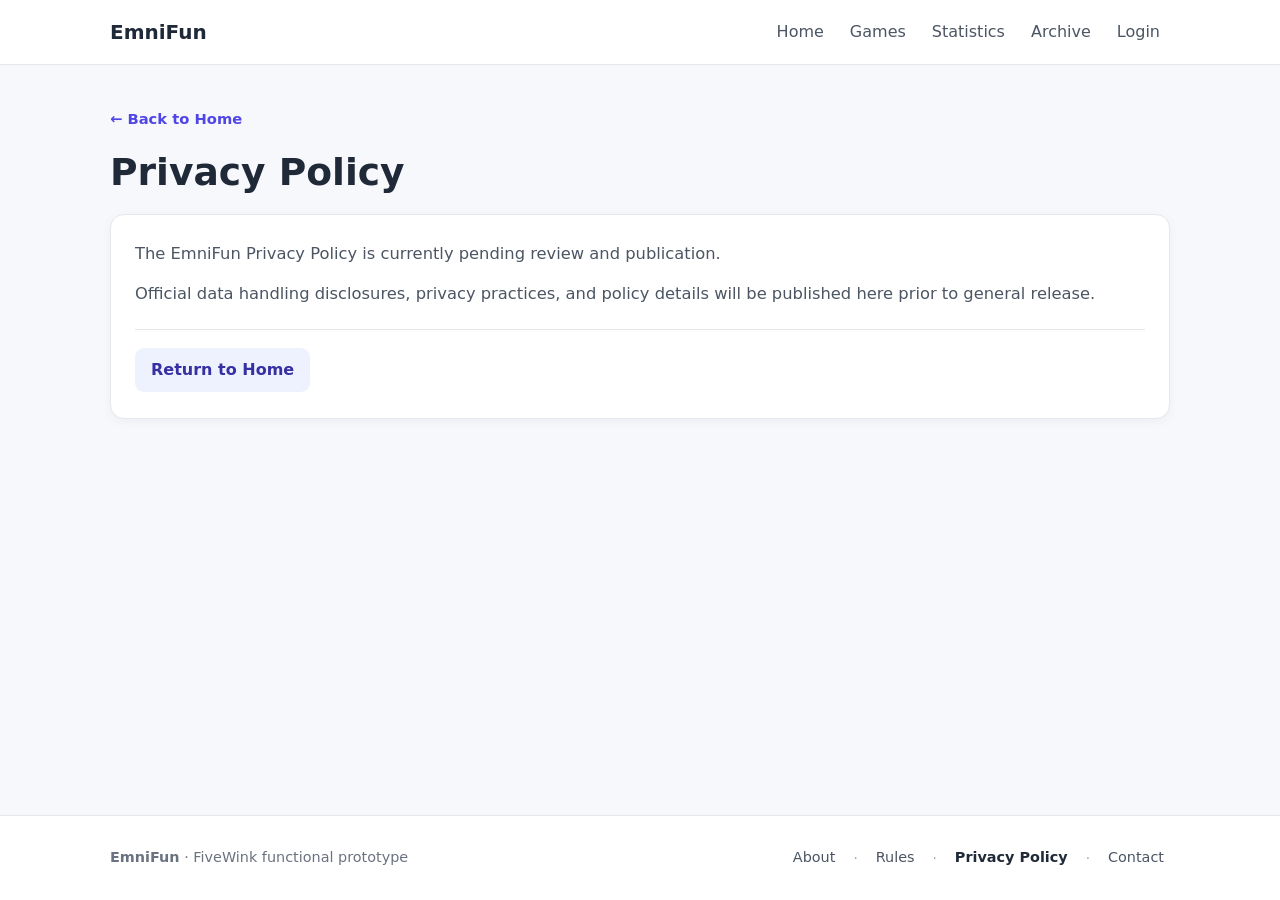
<file: privacy/index.html>
<!doctype html>
<html lang="en">
<head>
  <meta charset="UTF-8">
  <meta name="viewport" content="width=device-width, initial-scale=1.0">
  <meta name="description" content="EmniFun Privacy Policy - privacy information and data handling practices.">
  <title>Privacy Policy — EmniFun</title>
  <link rel="stylesheet" href="../css/style.css">
</head>
<body>
  <header class="site-header">
    <nav class="navbar" aria-label="Main navigation">
      <div class="navbar-brand-group">
        <button
          class="mobile-menu-toggle"
          id="mobile-menu-toggle"
          type="button"
          aria-label="Open navigation"
          aria-expanded="false"
          aria-controls="primary-navigation"
        >
          <span aria-hidden="true">☰</span>
        </button>
        <a class="brand" href="../" data-view="home">EmniFun</a>
      </div>
      <div class="nav-links" id="primary-navigation">
        <button class="nav-link" data-view="home">Home</button>
        <button class="nav-link" data-view="games">Games</button>
        <button class="nav-link" data-view="statistics">Statistics</button>
        <button class="nav-link" data-view="archive">Archive</button>
        <a class="nav-link" id="nav-admin" href="https://emnifun.github.io/EmniFun/admin/" style="display: none; text-decoration: none;">Admin</a>
        <button class="nav-link" data-nav-auth="true" data-view="login">Login</button>
      </div>
    </nav>
  </header>

  <main>
    <section id="privacy" class="view active" aria-labelledby="privacy-title">
      <div class="page-shell">
        <div class="page-header">
          <nav class="breadcrumb" aria-label="Breadcrumb">
            <a href="../" class="back-link" data-view="home">← Back to Home</a>
          </nav>
          <h1 id="privacy-title">Privacy Policy</h1>
        </div>
        <div class="info-card">
          <p>The EmniFun Privacy Policy is currently pending review and publication.</p>
          <p>Official data handling disclosures, privacy practices, and policy details will be published here prior to general release.</p>
          <div class="page-actions">
            <a href="../" class="button secondary" data-view="home">Return to Home</a>
          </div>
        </div>
      </div>
    </section>

    <section id="home" class="view" aria-labelledby="home-title">
      <div class="hero">
        <h1 id="home-title">Welcome to EmniFun</h1>
        <p>A simple home for word and puzzle games. FiveWink is now playable as a functional prototype.</p>
        <p>Wink your way to the word.</p>
        <button class="button" data-go-games>Explore Games</button>
      </div>
    </section>

    <section id="games" class="view" aria-labelledby="games-title">
      <div class="section-heading">
        <h2 id="games-title">Games</h2>
        <p>Three independent game slots, with FiveWink currently playable.</p>
      </div>
      <div id="game-area"></div>
    </section>

    <section id="statistics" class="view" aria-labelledby="statistics-title">
      <div class="section-heading">
        <h2 id="statistics-title">Statistics</h2>
        <p>FiveWink results are tracked in the current browser session. Backend persistence comes later.</p>
      </div>
      <div id="statistics-content"></div>
    </section>

    <section id="archive" class="view" aria-labelledby="archive-title">
      <div class="placeholder">
        <h2 id="archive-title">Puzzle Archive</h2>
        <p>The future archive will manage draft, scheduled, published, and archived puzzles.</p>
        <p>This prototype uses one local published FiveWink puzzle and does not expose an editable public archive.</p>
      </div>
    </section>

    <section id="login" class="view" aria-labelledby="login-title">
      <div id="login-content">
        <div class="placeholder">
          <h2 id="login-title">Loading authentication…</h2>
          <p>Preparing secure Google sign-in.</p>
        </div>
      </div>
    </section>

    <section id="account" class="view" aria-labelledby="account-title">
      <div id="account-content">
        <div class="placeholder">
          <h2 id="account-title">Loading account…</h2>
          <p>Preparing your EmniFun account.</p>
        </div>
      </div>
    </section>

    <section id="about" class="view" aria-labelledby="about-title">
      <div class="page-shell">
        <div class="page-header">
          <nav class="breadcrumb" aria-label="Breadcrumb">
            <a href="../" class="back-link" data-view="home">← Back to Home</a>
          </nav>
          <h1 id="about-title">About EmniFun</h1>
        </div>
        <div class="info-card">
          <p>EmniFun is a dedicated platform for word and puzzle games.</p>
          <p>Detailed information about the platform, its background, and future updates will be published here in an upcoming release.</p>
          <div class="page-actions">
            <a href="../" class="button secondary" data-view="home">Return to Home</a>
          </div>
        </div>
      </div>
    </section>

    <section id="rules" class="view" aria-labelledby="rules-title">
      <div class="page-shell">
        <div class="page-header">
          <h1 id="rules-title">Game Rules</h1>
        </div>

        <div class="info-card guide-intro-card">
          <p>Welcome to the EmniFun Game Guide. Here you can learn how each game works, understand its rules, and find answers to common questions.</p>
          <p>Detailed instructions are available on each game's dedicated guide page. Select a game below to explore its rules and player guide.</p>
          <p class="guide-note"><em>Note: Mode-specific rules and instructions are also available in-game through the information button beside the mode selector.</em></p>
        </div>

        <div class="guide-games-list">
          <!-- 1. FiveWink Section -->
          <details class="guide-card" id="guide-fivewink">
            <summary class="guide-card-summary" aria-controls="fivewink-content">
              <div class="guide-card-header">
                <div class="guide-card-title-group">
                  <span class="guide-card-icon" aria-hidden="true">💡</span>
                  <div>
                    <h2 class="guide-card-title">FiveWink</h2>
                  </div>
                </div>
                <div class="guide-card-meta">
                  <span class="guide-expand-indicator" aria-hidden="true">▾</span>
                </div>
              </div>
            </summary>
            <div class="guide-card-content" id="fivewink-content">
              <nav class="guide-submenu" aria-label="FiveWink rules and guide options" role="tablist">
                <button type="button" class="guide-submenu-item active" data-guide-tab="standard" aria-selected="true" role="tab" id="tab-standard" aria-controls="pane-standard" tabindex="0">
                  <span class="guide-submenu-num" aria-hidden="true">1</span>
                  <span>Standard (Classic)</span>
                </button>
                <button type="button" class="guide-submenu-item" data-guide-tab="strict" aria-selected="false" role="tab" id="tab-strict" aria-controls="pane-strict" tabindex="-1">
                  <span class="guide-submenu-num" aria-hidden="true">2</span>
                  <span>Hard Mode: Strict</span>
                </button>
                <button type="button" class="guide-submenu-item" data-guide-tab="mindbender" aria-selected="false" role="tab" id="tab-mindbender" aria-controls="pane-mindbender" tabindex="-1">
                  <span class="guide-submenu-num" aria-hidden="true">3</span>
                  <span>Hard Mode: Mindbender</span>
                </button>
                <button type="button" class="guide-submenu-item" data-guide-tab="expert" aria-selected="false" role="tab" id="tab-expert" aria-controls="pane-expert" tabindex="-1">
                  <span class="guide-submenu-num" aria-hidden="true">4</span>
                  <span>Hard Mode: Expert</span>
                </button>
                <button type="button" class="guide-submenu-item" data-guide-tab="faq" aria-selected="false" role="tab" id="tab-faq" aria-controls="pane-faq" tabindex="-1">
                  <span class="guide-submenu-num" aria-hidden="true">5</span>
                  <span>Player Guide &amp; FAQ</span>
                </button>
              </nav>

              <!-- Option 1: Standard (Classic) -->
              <div class="guide-pane active" id="pane-standard" data-pane="standard" role="tabpanel" tabindex="0" aria-labelledby="tab-standard">
                <div class="guide-section-block">
                  <h3>Standard (Classic) Mode <span class="mode-pill selected">Playable</span></h3>
                  <p>In Standard mode, your goal is to deduce a hidden five-letter English word within <strong>6 normal attempts</strong>. Color-coded letter feedback guides your subsequent guesses.</p>

                  <h4 style="margin:16px 0 8px;font-size:1.02rem;color:#1e293b;">Letter Evaluation Feedback</h4>
                  <div class="guide-example-row">
                    <div class="letter-cell correct" style="width:40px;height:40px;font-size:1.1rem;display:grid;place-items:center;">W</div>
                    <span class="guide-example-label"><strong>Blue ("correct"):</strong> The letter is in the secret word and in the exact position.</span>
                  </div>
                  <div class="guide-example-row">
                    <div class="letter-cell wrong-position" style="width:40px;height:40px;font-size:1.1rem;display:grid;place-items:center;">I</div>
                    <span class="guide-example-label"><strong>Orange ("wrong-position"):</strong> The letter is in the secret word, but belongs in a different position.</span>
                  </div>
                  <div class="guide-example-row">
                    <div class="letter-cell absent" style="width:40px;height:40px;font-size:1.1rem;display:grid;place-items:center;">N</div>
                    <span class="guide-example-label"><strong>Gray ("absent"):</strong> The letter does not appear in the secret word (or duplicate count is exceeded).</span>
                  </div>

                  <h4 style="margin:16px 0 8px;font-size:1.02rem;color:#1e293b;">Duplicate Letters Rule</h4>
                  <p>Evaluations use standard two-pass matching. Exact position matches are colored blue first. Remaining letters are matched left-to-right as orange up to the number of times the letter actually appears in the secret word. Any additional duplicate letters are marked gray.</p>

                  <h4 style="margin:16px 0 8px;font-size:1.02rem;color:#1e293b;">Progressive Clue Assistance</h4>
                  <p>Up to <strong>5 progressive clues</strong> can be revealed instead of taking a normal guess. Requesting a clue consumes that attempt row on your game board. Clues provide helpful contextual hints about the target word.</p>

                  <h4 style="margin:16px 0 8px;font-size:1.02rem;color:#1e293b;">Optional 7th-Guess Stage</h4>
                  <p>If all 6 normal attempts are used without solving the word, you enter the 7th-guess stage. You may enter a final guess or choose to skip. Solving on the 7th guess earns a <strong>Failed — Close</strong> result; an incorrect 7th guess or skip records a <strong>Failed — Hard</strong> result.</p>

                  <h4 style="margin:16px 0 8px;font-size:1.02rem;color:#1e293b;">Mode Locking</h4>
                  <p>You can change game modes before making any gameplay move. As soon as you submit your first guess or reveal your first clue, Standard mode locks for that puzzle session.</p>

                  <h4 style="margin:16px 0 8px;font-size:1.02rem;color:#1e293b;">Authoritative Vocabulary</h4>
                  <p>Every submitted guess must exist in EmniFun's authoritative 16,273 five-letter English vocabulary dictionary. Invalid words and random letters are rejected without penalizing your attempt count.</p>
                </div>
              </div>

              <!-- Option 2: Hard Mode: Strict -->
              <div class="guide-pane" id="pane-strict" data-pane="strict" role="tabpanel" tabindex="0" aria-labelledby="tab-strict" hidden>
                <div class="guide-section-block">
                  <h3>Hard Mode: Strict <span class="mode-pill mode-pill-strict">Playable</span></h3>
                  <p>Hard Mode: Strict is an elevated challenge designed for solvers who prefer rigorous logical deduction without assistive hints. Every guess must strictly obey all previously uncovered constraints.</p>

                  <h4 style="margin:16px 0 8px;font-size:1.02rem;color:#1e293b;">Clues Disabled</h4>
                  <p>Progressive clues are <strong>not available</strong> in Hard Mode: Strict. All attempts must be made using pure word deduction.</p>

                  <h4 style="margin:16px 0 8px;font-size:1.02rem;color:#1e293b;">Three Strict Deduction Constraints</h4>
                  <p>Starting from your second guess, the game engine enforces three mandatory constraints on every submission:</p>
                  <ol class="guide-rules-list">
                    <li><strong>Exact Position Requirement (Blue Letters):</strong> Any letter confirmed blue in a previous guess must be used in the exact same position in all subsequent guesses.</li>
                    <li><strong>Position Restriction (Orange Letters):</strong> A letter confirmed orange in a previous guess cannot be placed into any position where it was previously confirmed orange.</li>
                    <li><strong>Letter Retention &amp; Multiplicity (Orange &amp; Blue):</strong> Any letter confirmed orange or blue must be present in the new guess. If an earlier guess confirmed multiple occurrences of a letter (e.g. two E's confirmed), all subsequent guesses must contain at least that many occurrences.</li>
                  </ol>

                  <h4 style="margin:16px 0 8px;font-size:1.02rem;color:#1e293b;">Validation Feedback &amp; Seventh Stage</h4>
                  <p>If a candidate guess violates any strict constraint, an explanatory alert indicates which requirement was not met (e.g. <em>"Position 2 must be A"</em> or <em>"Letter E cannot be in position 3"</em>). The guess is rejected without consuming an attempt. If you reach the optional 7th-guess stage, your 7th guess must also satisfy all Hard Mode constraints.</p>

                  <h4 style="margin:16px 0 8px;font-size:1.02rem;color:#1e293b;">Mode Locking</h4>
                  <p>Selecting Hard Mode: Strict and submitting your first guess permanently locks your session into Hard Mode. Switching back to Standard mode is disabled for that daily puzzle.</p>
                </div>
              </div>

              <!-- Option 3: Hard Mode: Mindbender -->
              <div class="guide-pane" id="pane-mindbender" data-pane="mindbender" role="tabpanel" tabindex="0" aria-labelledby="tab-mindbender" hidden>
                <div class="guide-coming-soon-box">
                  <div class="guide-coming-soon-icon" aria-hidden="true">🧠</div>
                  <h3>Hard Mode: Mindbender <span class="mode-pill coming-soon">Coming Soon</span></h3>
                  <p>Mindbender is an upcoming intermediate hard mode currently in design.</p>
                  <p>This mode is planned to introduce specialized deduction rules and letter-elimination challenges. Mindbender is not yet active for gameplay, and its complete rule set will be published when it enters testing.</p>
                </div>
              </div>

              <!-- Option 4: Hard Mode: Expert -->
              <div class="guide-pane" id="pane-expert" data-pane="expert" role="tabpanel" tabindex="0" aria-labelledby="tab-expert" hidden>
                <div class="guide-coming-soon-box">
                  <div class="guide-coming-soon-icon" aria-hidden="true">🎯</div>
                  <h3>Hard Mode: Expert <span class="mode-pill coming-soon">Coming Soon</span></h3>
                  <p>Expert is a master-tier deduction mode planned for advanced puzzle solvers.</p>
                  <p>This mode is currently in the development roadmap and is not yet available for play. Exact rules, constraints, and mechanics will be announced upon release.</p>
                </div>
              </div>

              <!-- Option 5: Player Guide & FAQ -->
              <div class="guide-pane" id="pane-faq" data-pane="faq" role="tabpanel" tabindex="0" aria-labelledby="tab-faq" hidden>
                <div class="guide-section-block">
                  <h3>Player Guide &amp; FAQ <span class="mode-pill mode-pill-info">Verified &amp; Planned Details</span></h3>
                  <p>Find answers to common questions about accounts, gameplay limits, device synchronization, and platform features.</p>

                  <details class="guide-faq-item" open>
                    <summary><span>Can I play FiveWink as a guest without creating an account?</span> <span class="badge-verified">Verified</span></summary>
                    <p>Yes. Anyone can play FiveWink immediately without an account. Guest sessions and statistics are stored in your local browser session. Guests enjoy unlimited puzzle replays.</p>
                  </details>

                  <details class="guide-faq-item">
                    <summary><span>How do puzzle attempts and replays work for logged-in accounts?</span> <span class="badge-verified">Verified</span></summary>
                    <p>To preserve challenge integrity, authenticated players are limited to <strong>one official play per daily puzzle</strong>. Once a puzzle is completed while logged in, replay is locked, and your final result and solution are saved.</p>
                  </details>

                  <details class="guide-faq-item">
                    <summary><span>Does my active game progress save if I refresh or switch devices?</span> <span class="badge-verified">Verified</span></summary>
                    <p>Yes, for logged-in accounts. Your guesses, letter evaluations, and locked mode are synchronized with the cloud database in real time. If you switch devices or refresh, logging in resumes your in-progress puzzle.</p>
                  </details>

                  <details class="guide-faq-item">
                    <summary><span>How does sign-in work? Do I need a password?</span> <span class="badge-verified">Verified</span></summary>
                    <p>EmniFun uses passwordless Google Sign-In (Google Identity Services). Your account features a custom Gamer Tag and an encrypted Recovery Vault with two emergency recovery keys.</p>
                  </details>

                  <details class="guide-faq-item">
                    <summary><span>What timezone is used for daily puzzle updates?</span> <span class="badge-verified">Verified</span></summary>
                    <p>Daily puzzles follow canonical <strong>India Standard Time (IST — UTC+5:30)</strong>, updating each day at midnight (00:00 IST / 18:30 UTC).</p>
                  </details>

                  <details class="guide-faq-item">
                    <summary><span>What dictionary is used for valid guesses?</span> <span class="badge-verified">Verified</span></summary>
                    <p>FiveWink validates all guesses against a curated authoritative dictionary of 16,273 five-letter English words. Proper nouns and arbitrary letter combinations are rejected without penalizing an attempt.</p>
                  </details>

                  <details class="guide-faq-item">
                    <summary><span>Can I replay past puzzles from previous days?</span> <span class="badge-unconfirmed">In Development</span></summary>
                    <p>The Puzzle Archive Explorer is currently under development. In the future, authenticated accounts will be able to browse and replay past published puzzles.</p>
                  </details>

                  <details class="guide-faq-item">
                    <summary><span>Are streaks and statistics synced permanently across devices?</span> <span class="badge-unconfirmed">In Development</span></summary>
                    <p>In the current prototype, gameplay statistics are tracked within the active browser session. Persistent, cloud-synchronized player statistics across devices are planned for an upcoming release.</p>
                  </details>

                  <details class="guide-faq-item">
                    <summary><span>Will there be multiplayer, friend challenges, or leaderboards?</span> <span class="badge-unconfirmed">Planned</span></summary>
                    <p>Global leaderboards, speed challenges, and social play are on the EmniFun roadmap but are not yet implemented.</p>
                  </details>
                </div>
              </div>
            </div>
          </details>

          <!-- 2. Game 2 Section -->
          <details class="guide-card" id="guide-game2">
            <summary class="guide-card-summary" aria-controls="game2-content">
              <div class="guide-card-header">
                <div class="guide-card-title-group">
                  <span class="guide-card-icon" aria-hidden="true">🧩</span>
                  <div>
                    <h2 class="guide-card-title">Game 2</h2>
                  </div>
                </div>
                <div class="guide-card-meta">
                  <span class="mode-pill coming-soon">Coming Soon</span>
                  <span class="guide-expand-indicator" aria-hidden="true">▾</span>
                </div>
              </div>
            </summary>
            <div class="guide-card-content" id="game2-content">
              <div class="guide-coming-soon-box">
                <div class="guide-coming-soon-icon" aria-hidden="true">⏳</div>
                <h3>Game 2 — In Development</h3>
                <p>This independent puzzle slot is currently under early development.</p>
                <p>A comprehensive game summary, solving instructions, and detailed gameplay rules will be published here as soon as Game 2 is ready for public release.</p>
              </div>
            </div>
          </details>

          <!-- 3. Game 3 Section -->
          <details class="guide-card" id="guide-game3">
            <summary class="guide-card-summary" aria-controls="game3-content">
              <div class="guide-card-header">
                <div class="guide-card-title-group">
                  <span class="guide-card-icon" aria-hidden="true">🎲</span>
                  <div>
                    <h2 class="guide-card-title">Game 3</h2>
                  </div>
                </div>
                <div class="guide-card-meta">
                  <span class="mode-pill coming-soon">Coming Soon</span>
                  <span class="guide-expand-indicator" aria-hidden="true">▾</span>
                </div>
              </div>
            </summary>
            <div class="guide-card-content" id="game3-content">
              <div class="guide-coming-soon-box">
                <div class="guide-coming-soon-icon" aria-hidden="true">⏳</div>
                <h3>Game 3 — In Development</h3>
                <p>This game slot is reserved for a future puzzle format.</p>
                <p>A complete game summary and detailed player guide will be added here once game design and mechanics are finalized.</p>
              </div>
            </div>
          </details>
        </div>

        <div class="page-actions" style="margin-top:20px;padding-top:16px;border-top:1px solid #e5e7eb;display:flex;gap:10px;flex-wrap:wrap;">
          <a href="../" class="button secondary" data-view="home">Return to Home</a>
          <a href="../Games/FiveWink/" class="button" data-view="games/fivewink">Play FiveWink</a>
        </div>
      </div>
    </section>

    <section id="contact" class="view" aria-labelledby="contact-title">
      <div class="page-shell">
        <div class="page-header">
          <nav class="breadcrumb" aria-label="Breadcrumb">
            <a href="../" class="back-link" data-view="home">← Back to Home</a>
          </nav>
          <h1 id="contact-title">Contact</h1>
        </div>
        <div class="info-card">
          <p>Official contact methods and communication channels for EmniFun will be added here in a future update.</p>
          <p>Support inquiries and feedback channels will be announced once finalized.</p>
          <div class="page-actions">
            <a href="../" class="button secondary" data-view="home">Return to Home</a>
          </div>
        </div>
      </div>
    </section>
  </main>

  <footer class="site-footer">
    <div class="footer-inner">
      <div class="footer-brand">
        <strong>EmniFun</strong> · FiveWink functional prototype
      </div>
      <nav class="footer-nav" aria-label="Footer navigation">
        <a class="footer-link" href="../about/" data-view="about">About</a>
        <span class="footer-sep" aria-hidden="true">·</span>
        <a class="footer-link" href="../rules/" data-view="rules">Rules</a>
        <span class="footer-sep" aria-hidden="true">·</span>
        <a class="footer-link" href="../privacy/" data-view="privacy" aria-current="page">Privacy Policy</a>
        <span class="footer-sep" aria-hidden="true">·</span>
        <a class="footer-link" href="../contact/" data-view="contact">Contact</a>
      </nav>
    </div>
  </footer>

  <script src="https://accounts.google.com/gsi/client" async defer></script>
  <script type="module" src="../js/app.js"></script>
</body>
</html>
</file>
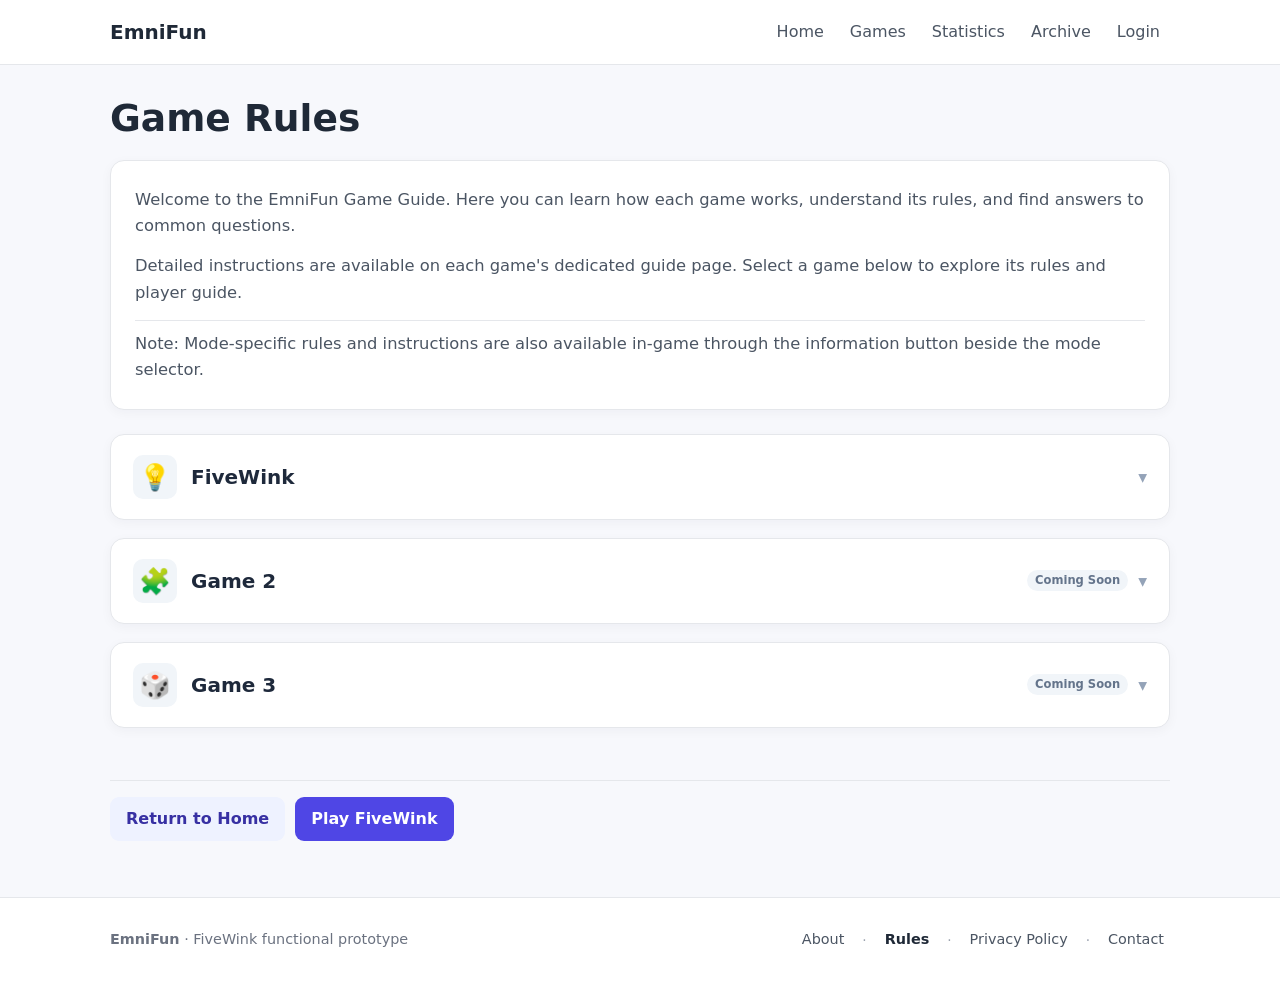
<file: rules/index.html>
<!doctype html>
<html lang="en">
<head>
  <meta charset="UTF-8">
  <meta name="viewport" content="width=device-width, initial-scale=1.0">
  <meta name="description" content="EmniFun Game Rules - puzzle and word game guidelines.">
  <title>Rules — EmniFun</title>
  <link rel="stylesheet" href="../css/style.css">
</head>
<body>
  <header class="site-header">
    <nav class="navbar" aria-label="Main navigation">
      <div class="navbar-brand-group">
        <button
          class="mobile-menu-toggle"
          id="mobile-menu-toggle"
          type="button"
          aria-label="Open navigation"
          aria-expanded="false"
          aria-controls="primary-navigation"
        >
          <span aria-hidden="true">☰</span>
        </button>
        <a class="brand" href="../" data-view="home">EmniFun</a>
      </div>
      <div class="nav-links" id="primary-navigation">
        <button class="nav-link" data-view="home">Home</button>
        <button class="nav-link" data-view="games">Games</button>
        <button class="nav-link" data-view="statistics">Statistics</button>
        <button class="nav-link" data-view="archive">Archive</button>
        <a class="nav-link" id="nav-admin" href="https://emnifun.github.io/EmniFun/admin/" style="display: none; text-decoration: none;">Admin</a>
        <button class="nav-link" data-nav-auth="true" data-view="login">Login</button>
      </div>
    </nav>
  </header>

  <main>
    <section id="rules" class="view active" aria-labelledby="rules-title">
      <div class="page-shell">
        <div class="page-header">
          <h1 id="rules-title">Game Rules</h1>
        </div>

        <div class="info-card guide-intro-card">
          <p>Welcome to the EmniFun Game Guide. Here you can learn how each game works, understand its rules, and find answers to common questions.</p>
          <p>Detailed instructions are available on each game's dedicated guide page. Select a game below to explore its rules and player guide.</p>
          <p class="guide-note"><em>Note: Mode-specific rules and instructions are also available in-game through the information button beside the mode selector.</em></p>
        </div>

        <div class="guide-games-list">
          <!-- 1. FiveWink Section -->
          <details class="guide-card" id="guide-fivewink">
            <summary class="guide-card-summary" aria-controls="fivewink-content">
              <div class="guide-card-header">
                <div class="guide-card-title-group">
                  <span class="guide-card-icon" aria-hidden="true">💡</span>
                  <div>
                    <h2 class="guide-card-title">FiveWink</h2>
                  </div>
                </div>
                <div class="guide-card-meta">
                  <span class="guide-expand-indicator" aria-hidden="true">▾</span>
                </div>
              </div>
            </summary>
            <div class="guide-card-content" id="fivewink-content">
              <nav class="guide-submenu" aria-label="FiveWink rules and guide options" role="tablist">
                <button type="button" class="guide-submenu-item active" data-guide-tab="standard" aria-selected="true" role="tab" id="tab-standard" aria-controls="pane-standard" tabindex="0">
                  <span class="guide-submenu-num" aria-hidden="true">1</span>
                  <span>Standard (Classic)</span>
                </button>
                <button type="button" class="guide-submenu-item" data-guide-tab="strict" aria-selected="false" role="tab" id="tab-strict" aria-controls="pane-strict" tabindex="-1">
                  <span class="guide-submenu-num" aria-hidden="true">2</span>
                  <span>Hard Mode: Strict</span>
                </button>
                <button type="button" class="guide-submenu-item" data-guide-tab="mindbender" aria-selected="false" role="tab" id="tab-mindbender" aria-controls="pane-mindbender" tabindex="-1">
                  <span class="guide-submenu-num" aria-hidden="true">3</span>
                  <span>Hard Mode: Mindbender</span>
                </button>
                <button type="button" class="guide-submenu-item" data-guide-tab="expert" aria-selected="false" role="tab" id="tab-expert" aria-controls="pane-expert" tabindex="-1">
                  <span class="guide-submenu-num" aria-hidden="true">4</span>
                  <span>Hard Mode: Expert</span>
                </button>
                <button type="button" class="guide-submenu-item" data-guide-tab="faq" aria-selected="false" role="tab" id="tab-faq" aria-controls="pane-faq" tabindex="-1">
                  <span class="guide-submenu-num" aria-hidden="true">5</span>
                  <span>Player Guide &amp; FAQ</span>
                </button>
              </nav>

              <!-- Option 1: Standard (Classic) -->
              <div class="guide-pane active" id="pane-standard" data-pane="standard" role="tabpanel" tabindex="0" aria-labelledby="tab-standard">
                <div class="guide-section-block">
                  <h3>Standard (Classic) Mode <span class="mode-pill selected">Playable</span></h3>
                  <p>In Standard mode, your goal is to deduce a hidden five-letter English word within <strong>6 normal attempts</strong>. Color-coded letter feedback guides your subsequent guesses.</p>

                  <h4 style="margin:16px 0 8px;font-size:1.02rem;color:#1e293b;">Letter Evaluation Feedback</h4>
                  <div class="guide-example-row">
                    <div class="letter-cell correct" style="width:40px;height:40px;font-size:1.1rem;display:grid;place-items:center;">W</div>
                    <span class="guide-example-label"><strong>Blue ("correct"):</strong> The letter is in the secret word and in the exact position.</span>
                  </div>
                  <div class="guide-example-row">
                    <div class="letter-cell wrong-position" style="width:40px;height:40px;font-size:1.1rem;display:grid;place-items:center;">I</div>
                    <span class="guide-example-label"><strong>Orange ("wrong-position"):</strong> The letter is in the secret word, but belongs in a different position.</span>
                  </div>
                  <div class="guide-example-row">
                    <div class="letter-cell absent" style="width:40px;height:40px;font-size:1.1rem;display:grid;place-items:center;">N</div>
                    <span class="guide-example-label"><strong>Gray ("absent"):</strong> The letter does not appear in the secret word (or duplicate count is exceeded).</span>
                  </div>

                  <h4 style="margin:16px 0 8px;font-size:1.02rem;color:#1e293b;">Duplicate Letters Rule</h4>
                  <p>Evaluations use standard two-pass matching. Exact position matches are colored blue first. Remaining letters are matched left-to-right as orange up to the number of times the letter actually appears in the secret word. Any additional duplicate letters are marked gray.</p>

                  <h4 style="margin:16px 0 8px;font-size:1.02rem;color:#1e293b;">Progressive Clue Assistance</h4>
                  <p>Up to <strong>5 progressive clues</strong> can be revealed instead of taking a normal guess. Requesting a clue consumes that attempt row on your game board. Clues provide helpful contextual hints about the target word.</p>

                  <h4 style="margin:16px 0 8px;font-size:1.02rem;color:#1e293b;">Optional 7th-Guess Stage</h4>
                  <p>If all 6 normal attempts are used without solving the word, you enter the 7th-guess stage. You may enter a final guess or choose to skip. Solving on the 7th guess earns a <strong>Failed — Close</strong> result; an incorrect 7th guess or skip records a <strong>Failed — Hard</strong> result.</p>

                  <h4 style="margin:16px 0 8px;font-size:1.02rem;color:#1e293b;">Mode Locking</h4>
                  <p>You can change game modes before making any gameplay move. As soon as you submit your first guess or reveal your first clue, Standard mode locks for that puzzle session.</p>

                  <h4 style="margin:16px 0 8px;font-size:1.02rem;color:#1e293b;">Authoritative Vocabulary</h4>
                  <p>Every submitted guess must exist in EmniFun's authoritative 16,273 five-letter English vocabulary dictionary. Invalid words and random letters are rejected without penalizing your attempt count.</p>
                </div>
              </div>

              <!-- Option 2: Hard Mode: Strict -->
              <div class="guide-pane" id="pane-strict" data-pane="strict" role="tabpanel" tabindex="0" aria-labelledby="tab-strict" hidden>
                <div class="guide-section-block">
                  <h3>Hard Mode: Strict <span class="mode-pill mode-pill-strict">Playable</span></h3>
                  <p>Hard Mode: Strict is an elevated challenge designed for solvers who prefer rigorous logical deduction without assistive hints. Every guess must strictly obey all previously uncovered constraints.</p>

                  <h4 style="margin:16px 0 8px;font-size:1.02rem;color:#1e293b;">Clues Disabled</h4>
                  <p>Progressive clues are <strong>not available</strong> in Hard Mode: Strict. All attempts must be made using pure word deduction.</p>

                  <h4 style="margin:16px 0 8px;font-size:1.02rem;color:#1e293b;">Three Strict Deduction Constraints</h4>
                  <p>Starting from your second guess, the game engine enforces three mandatory constraints on every submission:</p>
                  <ol class="guide-rules-list">
                    <li><strong>Exact Position Requirement (Blue Letters):</strong> Any letter confirmed blue in a previous guess must be used in the exact same position in all subsequent guesses.</li>
                    <li><strong>Position Restriction (Orange Letters):</strong> A letter confirmed orange in a previous guess cannot be placed into any position where it was previously confirmed orange.</li>
                    <li><strong>Letter Retention &amp; Multiplicity (Orange &amp; Blue):</strong> Any letter confirmed orange or blue must be present in the new guess. If an earlier guess confirmed multiple occurrences of a letter (e.g. two E's confirmed), all subsequent guesses must contain at least that many occurrences.</li>
                  </ol>

                  <h4 style="margin:16px 0 8px;font-size:1.02rem;color:#1e293b;">Validation Feedback &amp; Seventh Stage</h4>
                  <p>If a candidate guess violates any strict constraint, an explanatory alert indicates which requirement was not met (e.g. <em>"Position 2 must be A"</em> or <em>"Letter E cannot be in position 3"</em>). The guess is rejected without consuming an attempt. If you reach the optional 7th-guess stage, your 7th guess must also satisfy all Hard Mode constraints.</p>

                  <h4 style="margin:16px 0 8px;font-size:1.02rem;color:#1e293b;">Mode Locking</h4>
                  <p>Selecting Hard Mode: Strict and submitting your first guess permanently locks your session into Hard Mode. Switching back to Standard mode is disabled for that daily puzzle.</p>
                </div>
              </div>

              <!-- Option 3: Hard Mode: Mindbender -->
              <div class="guide-pane" id="pane-mindbender" data-pane="mindbender" role="tabpanel" tabindex="0" aria-labelledby="tab-mindbender" hidden>
                <div class="guide-coming-soon-box">
                  <div class="guide-coming-soon-icon" aria-hidden="true">🧠</div>
                  <h3>Hard Mode: Mindbender <span class="mode-pill coming-soon">Coming Soon</span></h3>
                  <p>Mindbender is an upcoming intermediate hard mode currently in design.</p>
                  <p>This mode is planned to introduce specialized deduction rules and letter-elimination challenges. Mindbender is not yet active for gameplay, and its complete rule set will be published when it enters testing.</p>
                </div>
              </div>

              <!-- Option 4: Hard Mode: Expert -->
              <div class="guide-pane" id="pane-expert" data-pane="expert" role="tabpanel" tabindex="0" aria-labelledby="tab-expert" hidden>
                <div class="guide-coming-soon-box">
                  <div class="guide-coming-soon-icon" aria-hidden="true">🎯</div>
                  <h3>Hard Mode: Expert <span class="mode-pill coming-soon">Coming Soon</span></h3>
                  <p>Expert is a master-tier deduction mode planned for advanced puzzle solvers.</p>
                  <p>This mode is currently in the development roadmap and is not yet available for play. Exact rules, constraints, and mechanics will be announced upon release.</p>
                </div>
              </div>

              <!-- Option 5: Player Guide & FAQ -->
              <div class="guide-pane" id="pane-faq" data-pane="faq" role="tabpanel" tabindex="0" aria-labelledby="tab-faq" hidden>
                <div class="guide-section-block">
                  <h3>Player Guide &amp; FAQ <span class="mode-pill mode-pill-info">Verified &amp; Planned Details</span></h3>
                  <p>Find answers to common questions about accounts, gameplay limits, device synchronization, and platform features.</p>

                  <details class="guide-faq-item" open>
                    <summary><span>Can I play FiveWink as a guest without creating an account?</span> <span class="badge-verified">Verified</span></summary>
                    <p>Yes. Anyone can play FiveWink immediately without an account. Guest sessions and statistics are stored in your local browser session. Guests enjoy unlimited puzzle replays.</p>
                  </details>

                  <details class="guide-faq-item">
                    <summary><span>How do puzzle attempts and replays work for logged-in accounts?</span> <span class="badge-verified">Verified</span></summary>
                    <p>To preserve challenge integrity, authenticated players are limited to <strong>one official play per daily puzzle</strong>. Once a puzzle is completed while logged in, replay is locked, and your final result and solution are saved.</p>
                  </details>

                  <details class="guide-faq-item">
                    <summary><span>Does my active game progress save if I refresh or switch devices?</span> <span class="badge-verified">Verified</span></summary>
                    <p>Yes, for logged-in accounts. Your guesses, letter evaluations, and locked mode are synchronized with the cloud database in real time. If you switch devices or refresh, logging in resumes your in-progress puzzle.</p>
                  </details>

                  <details class="guide-faq-item">
                    <summary><span>How does sign-in work? Do I need a password?</span> <span class="badge-verified">Verified</span></summary>
                    <p>EmniFun uses passwordless Google Sign-In (Google Identity Services). Your account features a custom Gamer Tag and an encrypted Recovery Vault with two emergency recovery keys.</p>
                  </details>

                  <details class="guide-faq-item">
                    <summary><span>What timezone is used for daily puzzle updates?</span> <span class="badge-verified">Verified</span></summary>
                    <p>Daily puzzles follow canonical <strong>India Standard Time (IST — UTC+5:30)</strong>, updating each day at midnight (00:00 IST / 18:30 UTC).</p>
                  </details>

                  <details class="guide-faq-item">
                    <summary><span>What dictionary is used for valid guesses?</span> <span class="badge-verified">Verified</span></summary>
                    <p>FiveWink validates all guesses against a curated authoritative dictionary of 16,273 five-letter English words. Proper nouns and arbitrary letter combinations are rejected without penalizing an attempt.</p>
                  </details>

                  <details class="guide-faq-item">
                    <summary><span>Can I replay past puzzles from previous days?</span> <span class="badge-unconfirmed">In Development</span></summary>
                    <p>The Puzzle Archive Explorer is currently under development. In the future, authenticated accounts will be able to browse and replay past published puzzles.</p>
                  </details>

                  <details class="guide-faq-item">
                    <summary><span>Are streaks and statistics synced permanently across devices?</span> <span class="badge-unconfirmed">In Development</span></summary>
                    <p>In the current prototype, gameplay statistics are tracked within the active browser session. Persistent, cloud-synchronized player statistics across devices are planned for an upcoming release.</p>
                  </details>

                  <details class="guide-faq-item">
                    <summary><span>Will there be multiplayer, friend challenges, or leaderboards?</span> <span class="badge-unconfirmed">Planned</span></summary>
                    <p>Global leaderboards, speed challenges, and social play are on the EmniFun roadmap but are not yet implemented.</p>
                  </details>
                </div>
              </div>
            </div>
          </details>

          <!-- 2. Game 2 Section -->
          <details class="guide-card" id="guide-game2">
            <summary class="guide-card-summary" aria-controls="game2-content">
              <div class="guide-card-header">
                <div class="guide-card-title-group">
                  <span class="guide-card-icon" aria-hidden="true">🧩</span>
                  <div>
                    <h2 class="guide-card-title">Game 2</h2>
                  </div>
                </div>
                <div class="guide-card-meta">
                  <span class="mode-pill coming-soon">Coming Soon</span>
                  <span class="guide-expand-indicator" aria-hidden="true">▾</span>
                </div>
              </div>
            </summary>
            <div class="guide-card-content" id="game2-content">
              <div class="guide-coming-soon-box">
                <div class="guide-coming-soon-icon" aria-hidden="true">⏳</div>
                <h3>Game 2 — In Development</h3>
                <p>This independent puzzle slot is currently under early development.</p>
                <p>A comprehensive game summary, solving instructions, and detailed gameplay rules will be published here as soon as Game 2 is ready for public release.</p>
              </div>
            </div>
          </details>

          <!-- 3. Game 3 Section -->
          <details class="guide-card" id="guide-game3">
            <summary class="guide-card-summary" aria-controls="game3-content">
              <div class="guide-card-header">
                <div class="guide-card-title-group">
                  <span class="guide-card-icon" aria-hidden="true">🎲</span>
                  <div>
                    <h2 class="guide-card-title">Game 3</h2>
                  </div>
                </div>
                <div class="guide-card-meta">
                  <span class="mode-pill coming-soon">Coming Soon</span>
                  <span class="guide-expand-indicator" aria-hidden="true">▾</span>
                </div>
              </div>
            </summary>
            <div class="guide-card-content" id="game3-content">
              <div class="guide-coming-soon-box">
                <div class="guide-coming-soon-icon" aria-hidden="true">⏳</div>
                <h3>Game 3 — In Development</h3>
                <p>This game slot is reserved for a future puzzle format.</p>
                <p>A complete game summary and detailed player guide will be added here once game design and mechanics are finalized.</p>
              </div>
            </div>
          </details>
        </div>

        <div class="page-actions" style="margin-top:20px;padding-top:16px;border-top:1px solid #e5e7eb;display:flex;gap:10px;flex-wrap:wrap;">
          <a href="../" class="button secondary" data-view="home">Return to Home</a>
          <a href="../Games/FiveWink/" class="button" data-view="games/fivewink">Play FiveWink</a>
        </div>
      </div>
    </section>

    <section id="home" class="view" aria-labelledby="home-title">
      <div class="hero">
        <h1 id="home-title">Welcome to EmniFun</h1>
        <p>A simple home for word and puzzle games. FiveWink is now playable as a functional prototype.</p>
        <p>Wink your way to the word.</p>
        <button class="button" data-go-games>Explore Games</button>
      </div>
    </section>

    <section id="games" class="view" aria-labelledby="games-title">
      <div class="section-heading">
        <h2 id="games-title">Games</h2>
        <p>Three independent game slots, with FiveWink currently playable.</p>
      </div>
      <div id="game-area"></div>
    </section>

    <section id="statistics" class="view" aria-labelledby="statistics-title">
      <div class="section-heading">
        <h2 id="statistics-title">Statistics</h2>
        <p>FiveWink results are tracked in the current browser session. Backend persistence comes later.</p>
      </div>
      <div id="statistics-content"></div>
    </section>

    <section id="archive" class="view" aria-labelledby="archive-title">
      <div class="placeholder">
        <h2 id="archive-title">Puzzle Archive</h2>
        <p>The future archive will manage draft, scheduled, published, and archived puzzles.</p>
        <p>This prototype uses one local published FiveWink puzzle and does not expose an editable public archive.</p>
      </div>
    </section>

    <section id="login" class="view" aria-labelledby="login-title">
      <div id="login-content">
        <div class="placeholder">
          <h2 id="login-title">Loading authentication…</h2>
          <p>Preparing secure Google sign-in.</p>
        </div>
      </div>
    </section>

    <section id="account" class="view" aria-labelledby="account-title">
      <div id="account-content">
        <div class="placeholder">
          <h2 id="account-title">Loading account…</h2>
          <p>Preparing your EmniFun account.</p>
        </div>
      </div>
    </section>

    <section id="about" class="view" aria-labelledby="about-title">
      <div class="page-shell">
        <div class="page-header">
          <nav class="breadcrumb" aria-label="Breadcrumb">
            <a href="../" class="back-link" data-view="home">← Back to Home</a>
          </nav>
          <h1 id="about-title">About EmniFun</h1>
        </div>
        <div class="info-card">
          <p>EmniFun is a dedicated platform for word and puzzle games.</p>
          <p>Detailed information about the platform, its background, and future updates will be published here in an upcoming release.</p>
          <div class="page-actions">
            <a href="../" class="button secondary" data-view="home">Return to Home</a>
          </div>
        </div>
      </div>
    </section>

    <section id="privacy" class="view" aria-labelledby="privacy-title">
      <div class="page-shell">
        <div class="page-header">
          <nav class="breadcrumb" aria-label="Breadcrumb">
            <a href="../" class="back-link" data-view="home">← Back to Home</a>
          </nav>
          <h1 id="privacy-title">Privacy Policy</h1>
        </div>
        <div class="info-card">
          <p>The EmniFun Privacy Policy is currently pending review and publication.</p>
          <p>Official data handling disclosures, privacy practices, and policy details will be published here prior to general release.</p>
          <div class="page-actions">
            <a href="../" class="button secondary" data-view="home">Return to Home</a>
          </div>
        </div>
      </div>
    </section>

    <section id="contact" class="view" aria-labelledby="contact-title">
      <div class="page-shell">
        <div class="page-header">
          <nav class="breadcrumb" aria-label="Breadcrumb">
            <a href="../" class="back-link" data-view="home">← Back to Home</a>
          </nav>
          <h1 id="contact-title">Contact</h1>
        </div>
        <div class="info-card">
          <p>Official contact methods and communication channels for EmniFun will be added here in a future update.</p>
          <p>Support inquiries and feedback channels will be announced once finalized.</p>
          <div class="page-actions">
            <a href="../" class="button secondary" data-view="home">Return to Home</a>
          </div>
        </div>
      </div>
    </section>
  </main>

  <footer class="site-footer">
    <div class="footer-inner">
      <div class="footer-brand">
        <strong>EmniFun</strong> · FiveWink functional prototype
      </div>
      <nav class="footer-nav" aria-label="Footer navigation">
        <a class="footer-link" href="../about/" data-view="about">About</a>
        <span class="footer-sep" aria-hidden="true">·</span>
        <a class="footer-link" href="../rules/" data-view="rules" aria-current="page">Rules</a>
        <span class="footer-sep" aria-hidden="true">·</span>
        <a class="footer-link" href="../privacy/" data-view="privacy">Privacy Policy</a>
        <span class="footer-sep" aria-hidden="true">·</span>
        <a class="footer-link" href="../contact/" data-view="contact">Contact</a>
      </nav>
    </div>
  </footer>

  <script src="https://accounts.google.com/gsi/client" async defer></script>
  <script type="module" src="../js/app.js"></script>
</body>
</html>
</file>
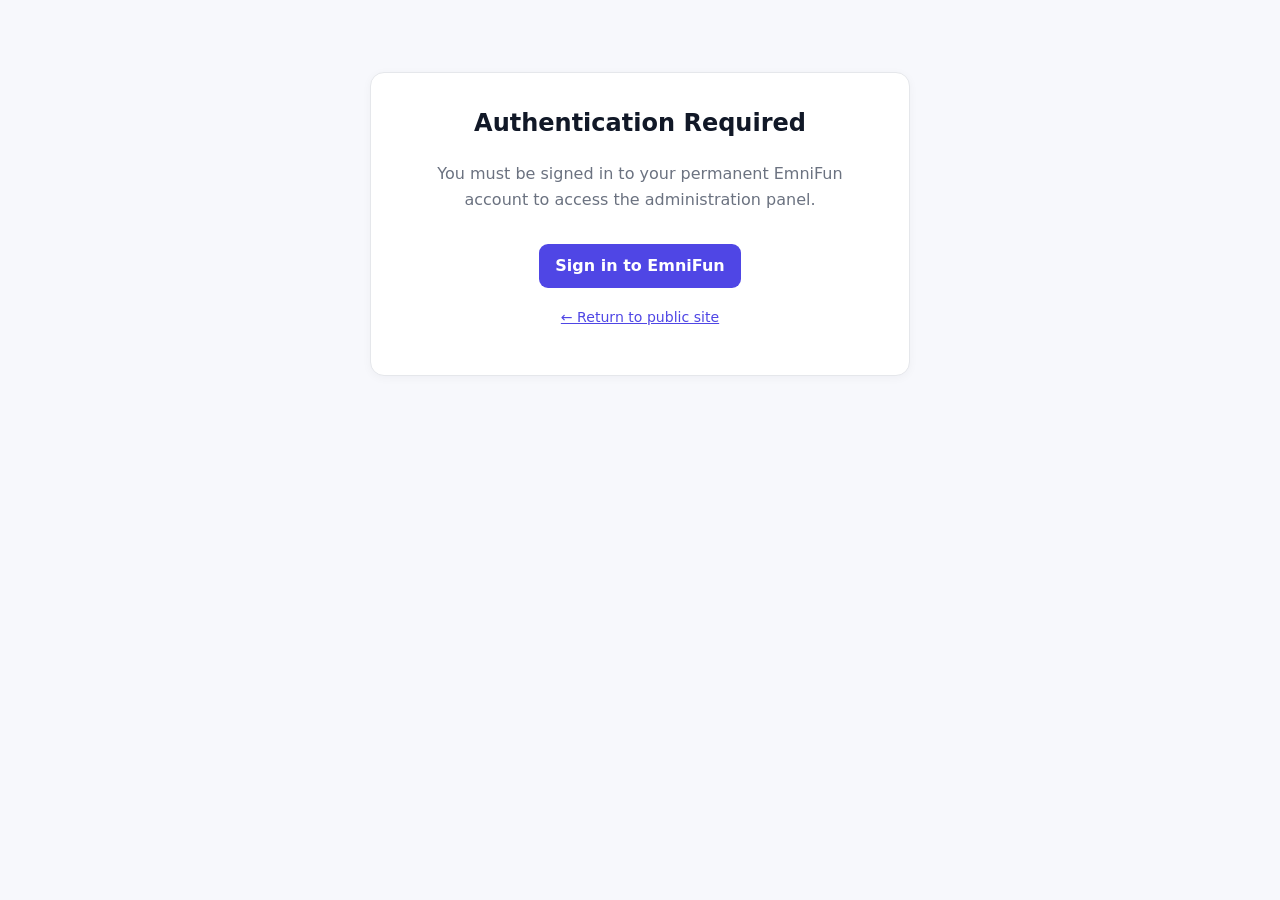
<file: admin/FiveWink/index.html>
<!doctype html>
<html lang="en">
<head>
  <meta charset="UTF-8">
  <meta name="viewport" content="width=device-width, initial-scale=1.0">
  <meta name="description" content="EmniFun - FiveWink administration panel.">
  <title>EmniFun Admin — FiveWink Puzzle Management</title>
  <link rel="stylesheet" href="../../css/style.css">
  <link rel="stylesheet" href="../admin.css">
</head>
<body>
  <div id="admin-app">
    <div class="admin-shell">
      <div class="admin-card admin-state-box">
        <h2>Loading admin panel…</h2>
        <p>Connecting to EmniFun backend.</p>
      </div>
    </div>
  </div>

  <script type="module" src="../admin.js"></script>
</body>
</html>
</file>
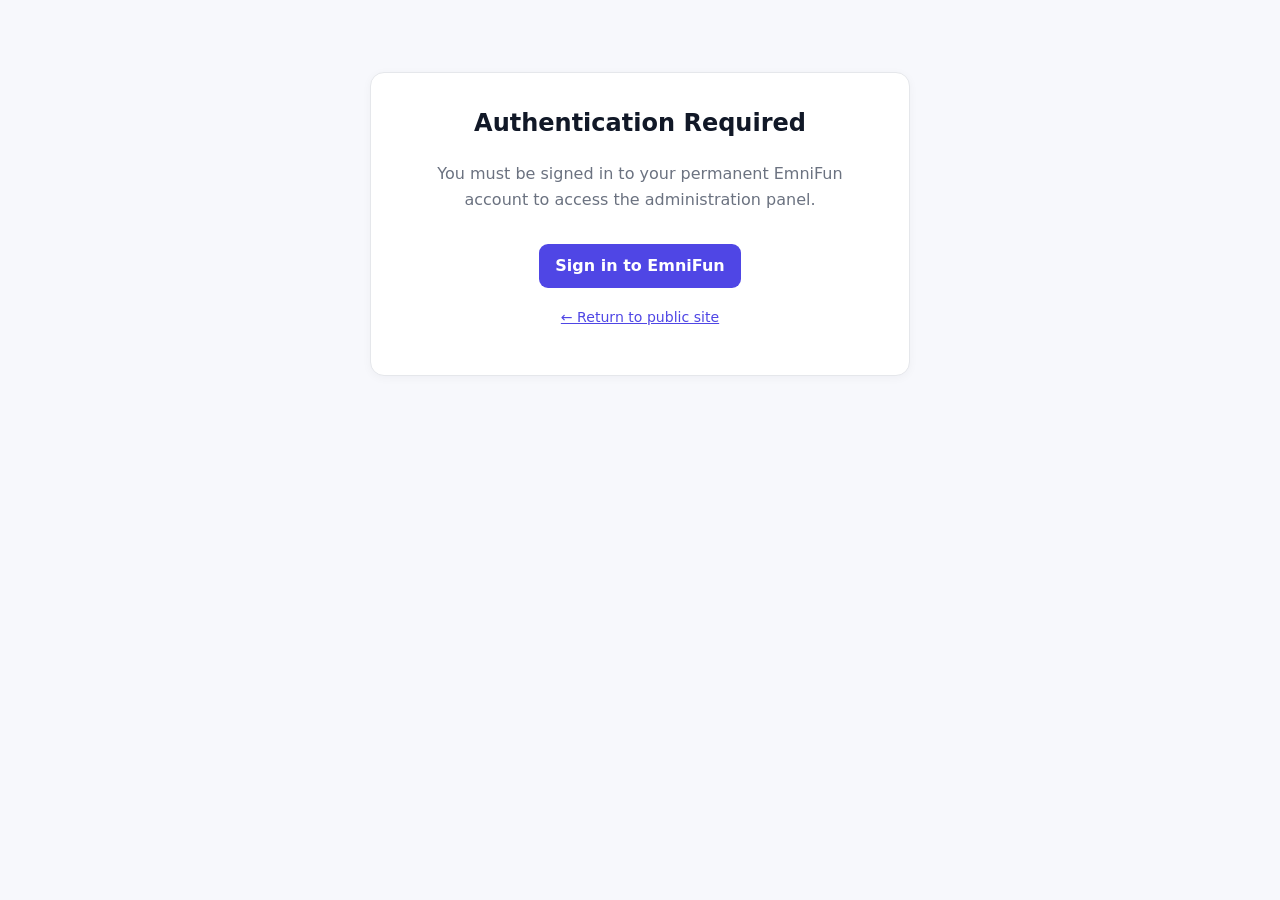
<file: admin/Game2/index.html>
<!doctype html>
<html lang="en">
<head>
  <meta charset="UTF-8">
  <meta name="viewport" content="width=device-width, initial-scale=1.0">
  <meta name="description" content="EmniFun - Game 2 administration panel.">
  <title>EmniFun Admin — Game 2</title>
  <link rel="stylesheet" href="../../css/style.css">
  <link rel="stylesheet" href="../admin.css">
</head>
<body>
  <div id="admin-app">
    <div class="admin-shell">
      <div class="admin-card admin-state-box">
        <h2>Loading admin panel…</h2>
        <p>Connecting to EmniFun backend.</p>
      </div>
    </div>
  </div>

  <script type="module" src="../admin.js"></script>
</body>
</html>
</file>
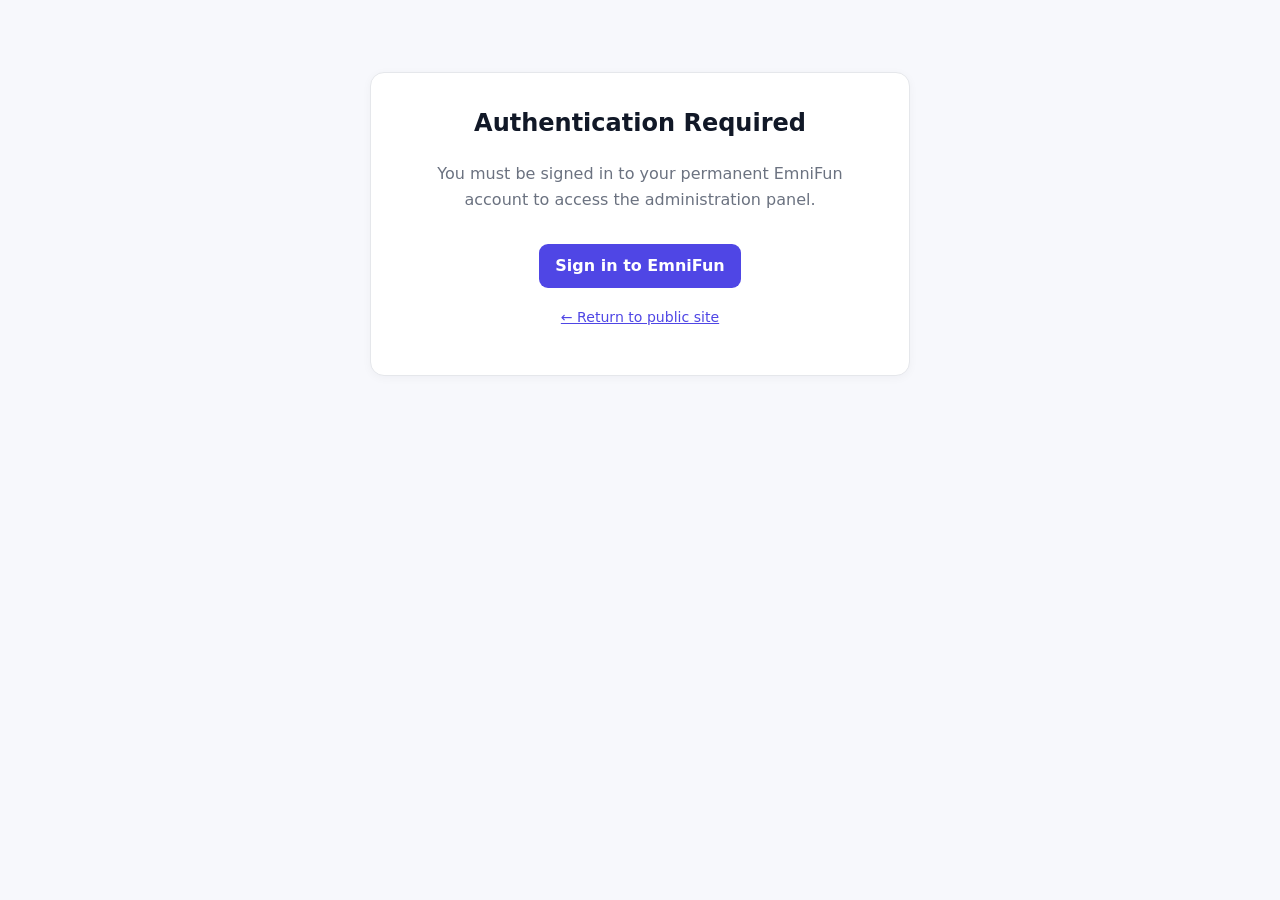
<file: admin/Game3/index.html>
<!doctype html>
<html lang="en">
<head>
  <meta charset="UTF-8">
  <meta name="viewport" content="width=device-width, initial-scale=1.0">
  <meta name="description" content="EmniFun - Game 3 administration panel.">
  <title>EmniFun Admin — Game 3</title>
  <link rel="stylesheet" href="../../css/style.css">
  <link rel="stylesheet" href="../admin.css">
</head>
<body>
  <div id="admin-app">
    <div class="admin-shell">
      <div class="admin-card admin-state-box">
        <h2>Loading admin panel…</h2>
        <p>Connecting to EmniFun backend.</p>
      </div>
    </div>
  </div>

  <script type="module" src="../admin.js"></script>
</body>
</html>
</file>
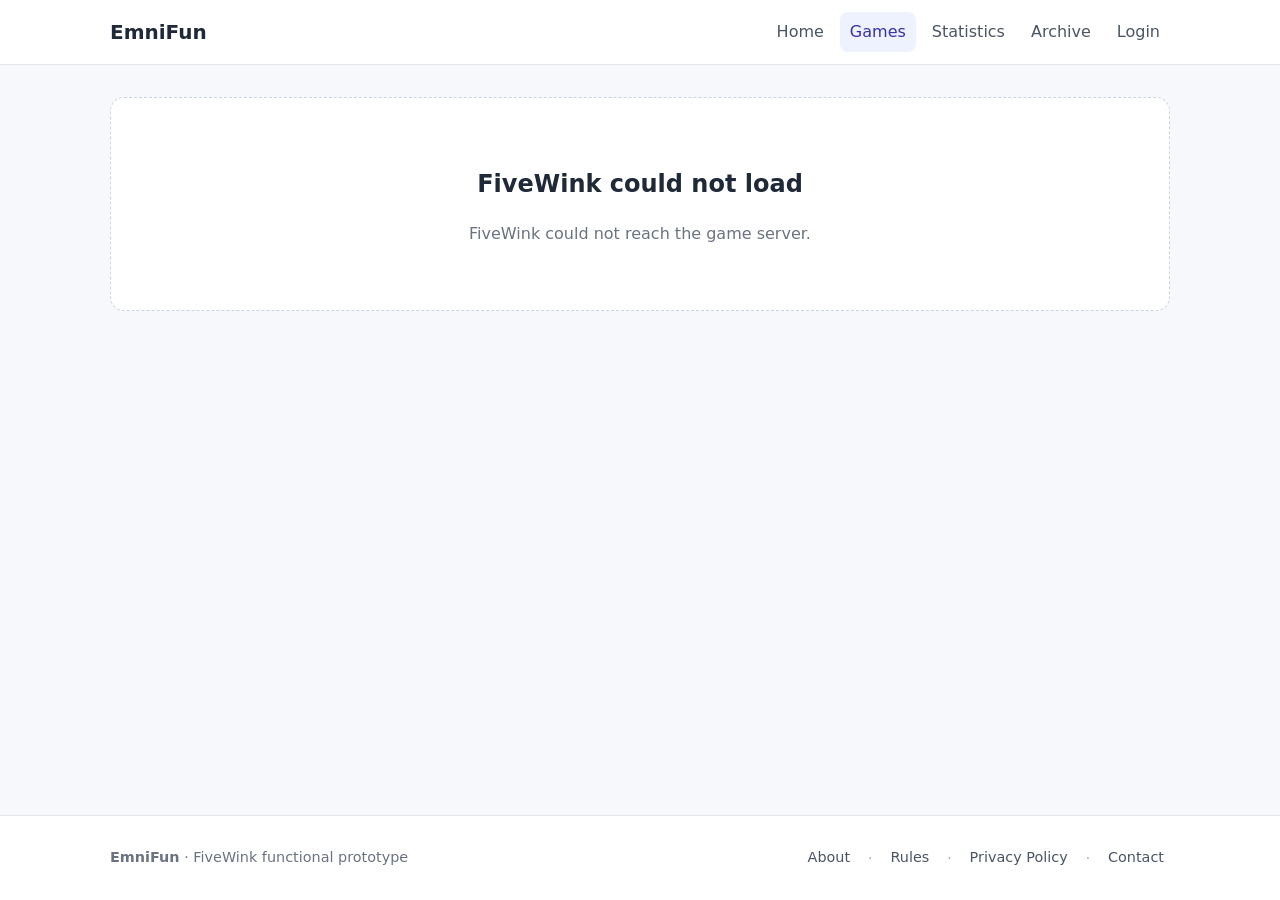
<file: Games/FiveWink/index.html>
<!doctype html>
<html lang="en">
<head>
  <meta charset="UTF-8">
  <meta name="viewport" content="width=device-width, initial-scale=1.0">
  <meta name="description" content="EmniFun - FiveWink game.">
  <title>FiveWink — EmniFun</title>
  <link rel="stylesheet" href="../../css/style.css">
</head>
<body>
  <header class="site-header">
    <nav class="navbar" aria-label="Main navigation">
      <div class="navbar-brand-group">
        <button
          class="mobile-menu-toggle"
          id="mobile-menu-toggle"
          type="button"
          aria-label="Open navigation"
          aria-expanded="false"
          aria-controls="primary-navigation"
        >
          <span aria-hidden="true">☰</span>
        </button>
        <a class="brand" href="../../" data-view="home">EmniFun</a>
      </div>
      <div class="nav-links" id="primary-navigation">
        <button class="nav-link" data-view="home">Home</button>
        <button class="nav-link active" data-view="games">Games</button>
        <button class="nav-link" data-view="statistics">Statistics</button>
        <button class="nav-link" data-view="archive">Archive</button>
        <a class="nav-link" id="nav-admin" href="https://emnifun.github.io/EmniFun/admin/" style="display: none; text-decoration: none;">Admin</a>
        <button class="nav-link" data-nav-auth="true" data-view="login">Login</button>
      </div>
    </nav>
  </header>

  <main>
    <section id="home" class="view" aria-labelledby="home-title">
      <div class="hero">
        <h1 id="home-title">Welcome to EmniFun</h1>
        <p>A simple home for word and puzzle games. FiveWink is now playable as a functional prototype.</p>
        <p>Wink your way to the word.</p>
        <button class="button" data-go-games>Explore Games</button>
      </div>
    </section>

    <section id="games" class="view active game-playing" aria-labelledby="games-title">
      <div class="section-heading">
        <h2 id="games-title">Games</h2>
        <p>Three independent game slots, with FiveWink currently playable.</p>
      </div>
      <div id="game-area">
        <div class="placeholder"><h2>Loading FiveWink…</h2><p>Loading the current published puzzle.</p></div>
      </div>
    </section>

    <section id="statistics" class="view" aria-labelledby="statistics-title">
      <div class="section-heading">
        <h2 id="statistics-title">Statistics</h2>
        <p>FiveWink results are tracked in the current browser session. Backend persistence comes later.</p>
      </div>
      <div id="statistics-content"></div>
    </section>

    <section id="archive" class="view" aria-labelledby="archive-title">
      <div class="placeholder">
        <h2 id="archive-title">Puzzle Archive</h2>
        <p>The future archive will manage draft, scheduled, published, and archived puzzles.</p>
        <p>This prototype uses one local published FiveWink puzzle and does not expose an editable public archive.</p>
      </div>
    </section>

    <section id="login" class="view" aria-labelledby="login-title">
      <div id="login-content">
        <div class="placeholder">
          <h2 id="login-title">Loading authentication…</h2>
          <p>Preparing secure Google sign-in.</p>
        </div>
      </div>
    </section>

    <section id="account" class="view" aria-labelledby="account-title">
      <div id="account-content">
        <div class="placeholder">
          <h2 id="account-title">Loading account…</h2>
          <p>Preparing your EmniFun account.</p>
        </div>
      </div>
    </section>
    <section id="about" class="view" aria-labelledby="about-title">
      <div class="page-shell">
        <div class="page-header">
          <nav class="breadcrumb" aria-label="Breadcrumb">
            <a href="../../" class="back-link" data-view="home">← Back to Home</a>
          </nav>
          <h1 id="about-title">About EmniFun</h1>
        </div>
        <div class="info-card">
          <p>EmniFun is a dedicated platform for word and puzzle games.</p>
          <p>Detailed information about the platform, its background, and future updates will be published here in an upcoming release.</p>
          <div class="page-actions">
            <a href="../../" class="button secondary" data-view="home">Return to Home</a>
          </div>
        </div>
      </div>
    </section>

    <section id="rules" class="view" aria-labelledby="rules-title">
      <div class="page-shell">
        <div class="page-header">
          <h1 id="rules-title">Game Rules</h1>
        </div>

        <div class="info-card guide-intro-card">
          <p>Welcome to the EmniFun Game Guide. Here you can learn how each game works, understand its rules, and find answers to common questions.</p>
          <p>Detailed instructions are available on each game's dedicated guide page. Select a game below to explore its rules and player guide.</p>
          <p class="guide-note"><em>Note: Mode-specific rules and instructions are also available in-game through the information button beside the mode selector.</em></p>
        </div>

        <div class="guide-games-list">
          <!-- 1. FiveWink Section -->
          <details class="guide-card" id="guide-fivewink">
            <summary class="guide-card-summary" aria-controls="fivewink-content">
              <div class="guide-card-header">
                <div class="guide-card-title-group">
                  <span class="guide-card-icon" aria-hidden="true">💡</span>
                  <div>
                    <h2 class="guide-card-title">FiveWink</h2>
                  </div>
                </div>
                <div class="guide-card-meta">
                  <span class="guide-expand-indicator" aria-hidden="true">▾</span>
                </div>
              </div>
            </summary>
            <div class="guide-card-content" id="fivewink-content">
              <nav class="guide-submenu" aria-label="FiveWink rules and guide options" role="tablist">
                <button type="button" class="guide-submenu-item active" data-guide-tab="standard" aria-selected="true" role="tab" id="tab-standard" aria-controls="pane-standard" tabindex="0">
                  <span class="guide-submenu-num" aria-hidden="true">1</span>
                  <span>Standard (Classic)</span>
                </button>
                <button type="button" class="guide-submenu-item" data-guide-tab="strict" aria-selected="false" role="tab" id="tab-strict" aria-controls="pane-strict" tabindex="-1">
                  <span class="guide-submenu-num" aria-hidden="true">2</span>
                  <span>Hard Mode: Strict</span>
                </button>
                <button type="button" class="guide-submenu-item" data-guide-tab="mindbender" aria-selected="false" role="tab" id="tab-mindbender" aria-controls="pane-mindbender" tabindex="-1">
                  <span class="guide-submenu-num" aria-hidden="true">3</span>
                  <span>Hard Mode: Mindbender</span>
                </button>
                <button type="button" class="guide-submenu-item" data-guide-tab="expert" aria-selected="false" role="tab" id="tab-expert" aria-controls="pane-expert" tabindex="-1">
                  <span class="guide-submenu-num" aria-hidden="true">4</span>
                  <span>Hard Mode: Expert</span>
                </button>
                <button type="button" class="guide-submenu-item" data-guide-tab="faq" aria-selected="false" role="tab" id="tab-faq" aria-controls="pane-faq" tabindex="-1">
                  <span class="guide-submenu-num" aria-hidden="true">5</span>
                  <span>Player Guide &amp; FAQ</span>
                </button>
              </nav>

              <!-- Option 1: Standard (Classic) -->
              <div class="guide-pane active" id="pane-standard" data-pane="standard" role="tabpanel" tabindex="0" aria-labelledby="tab-standard">
                <div class="guide-section-block">
                  <h3>Standard (Classic) Mode <span class="mode-pill selected">Playable</span></h3>
                  <p>In Standard mode, your goal is to deduce a hidden five-letter English word within <strong>6 normal attempts</strong>. Color-coded letter feedback guides your subsequent guesses.</p>

                  <h4 style="margin:16px 0 8px;font-size:1.02rem;color:#1e293b;">Letter Evaluation Feedback</h4>
                  <div class="guide-example-row">
                    <div class="letter-cell correct" style="width:40px;height:40px;font-size:1.1rem;display:grid;place-items:center;">W</div>
                    <span class="guide-example-label"><strong>Blue ("correct"):</strong> The letter is in the secret word and in the exact position.</span>
                  </div>
                  <div class="guide-example-row">
                    <div class="letter-cell wrong-position" style="width:40px;height:40px;font-size:1.1rem;display:grid;place-items:center;">I</div>
                    <span class="guide-example-label"><strong>Orange ("wrong-position"):</strong> The letter is in the secret word, but belongs in a different position.</span>
                  </div>
                  <div class="guide-example-row">
                    <div class="letter-cell absent" style="width:40px;height:40px;font-size:1.1rem;display:grid;place-items:center;">N</div>
                    <span class="guide-example-label"><strong>Gray ("absent"):</strong> The letter does not appear in the secret word (or duplicate count is exceeded).</span>
                  </div>

                  <h4 style="margin:16px 0 8px;font-size:1.02rem;color:#1e293b;">Duplicate Letters Rule</h4>
                  <p>Evaluations use standard two-pass matching. Exact position matches are colored blue first. Remaining letters are matched left-to-right as orange up to the number of times the letter actually appears in the secret word. Any additional duplicate letters are marked gray.</p>

                  <h4 style="margin:16px 0 8px;font-size:1.02rem;color:#1e293b;">Progressive Clue Assistance</h4>
                  <p>Up to <strong>5 progressive clues</strong> can be revealed instead of taking a normal guess. Requesting a clue consumes that attempt row on your game board. Clues provide helpful contextual hints about the target word.</p>

                  <h4 style="margin:16px 0 8px;font-size:1.02rem;color:#1e293b;">Optional 7th-Guess Stage</h4>
                  <p>If all 6 normal attempts are used without solving the word, you enter the 7th-guess stage. You may enter a final guess or choose to skip. Solving on the 7th guess earns a <strong>Failed — Close</strong> result; an incorrect 7th guess or skip records a <strong>Failed — Hard</strong> result.</p>

                  <h4 style="margin:16px 0 8px;font-size:1.02rem;color:#1e293b;">Mode Locking</h4>
                  <p>You can change game modes before making any gameplay move. As soon as you submit your first guess or reveal your first clue, Standard mode locks for that puzzle session.</p>

                  <h4 style="margin:16px 0 8px;font-size:1.02rem;color:#1e293b;">Authoritative Vocabulary</h4>
                  <p>Every submitted guess must exist in EmniFun's authoritative 16,273 five-letter English vocabulary dictionary. Invalid words and random letters are rejected without penalizing your attempt count.</p>
                </div>
              </div>

              <!-- Option 2: Hard Mode: Strict -->
              <div class="guide-pane" id="pane-strict" data-pane="strict" role="tabpanel" tabindex="0" aria-labelledby="tab-strict" hidden>
                <div class="guide-section-block">
                  <h3>Hard Mode: Strict <span class="mode-pill mode-pill-strict">Playable</span></h3>
                  <p>Hard Mode: Strict is an elevated challenge designed for solvers who prefer rigorous logical deduction without assistive hints. Every guess must strictly obey all previously uncovered constraints.</p>

                  <h4 style="margin:16px 0 8px;font-size:1.02rem;color:#1e293b;">Clues Disabled</h4>
                  <p>Progressive clues are <strong>not available</strong> in Hard Mode: Strict. All attempts must be made using pure word deduction.</p>

                  <h4 style="margin:16px 0 8px;font-size:1.02rem;color:#1e293b;">Three Strict Deduction Constraints</h4>
                  <p>Starting from your second guess, the game engine enforces three mandatory constraints on every submission:</p>
                  <ol class="guide-rules-list">
                    <li><strong>Exact Position Requirement (Blue Letters):</strong> Any letter confirmed blue in a previous guess must be used in the exact same position in all subsequent guesses.</li>
                    <li><strong>Position Restriction (Orange Letters):</strong> A letter confirmed orange in a previous guess cannot be placed into any position where it was previously confirmed orange.</li>
                    <li><strong>Letter Retention &amp; Multiplicity (Orange &amp; Blue):</strong> Any letter confirmed orange or blue must be present in the new guess. If an earlier guess confirmed multiple occurrences of a letter (e.g. two E's confirmed), all subsequent guesses must contain at least that many occurrences.</li>
                  </ol>

                  <h4 style="margin:16px 0 8px;font-size:1.02rem;color:#1e293b;">Validation Feedback &amp; Seventh Stage</h4>
                  <p>If a candidate guess violates any strict constraint, an explanatory alert indicates which requirement was not met (e.g. <em>"Position 2 must be A"</em> or <em>"Letter E cannot be in position 3"</em>). The guess is rejected without consuming an attempt. If you reach the optional 7th-guess stage, your 7th guess must also satisfy all Hard Mode constraints.</p>

                  <h4 style="margin:16px 0 8px;font-size:1.02rem;color:#1e293b;">Mode Locking</h4>
                  <p>Selecting Hard Mode: Strict and submitting your first guess permanently locks your session into Hard Mode. Switching back to Standard mode is disabled for that daily puzzle.</p>
                </div>
              </div>

              <!-- Option 3: Hard Mode: Mindbender -->
              <div class="guide-pane" id="pane-mindbender" data-pane="mindbender" role="tabpanel" tabindex="0" aria-labelledby="tab-mindbender" hidden>
                <div class="guide-coming-soon-box">
                  <div class="guide-coming-soon-icon" aria-hidden="true">🧠</div>
                  <h3>Hard Mode: Mindbender <span class="mode-pill coming-soon">Coming Soon</span></h3>
                  <p>Mindbender is an upcoming intermediate hard mode currently in design.</p>
                  <p>This mode is planned to introduce specialized deduction rules and letter-elimination challenges. Mindbender is not yet active for gameplay, and its complete rule set will be published when it enters testing.</p>
                </div>
              </div>

              <!-- Option 4: Hard Mode: Expert -->
              <div class="guide-pane" id="pane-expert" data-pane="expert" role="tabpanel" tabindex="0" aria-labelledby="tab-expert" hidden>
                <div class="guide-coming-soon-box">
                  <div class="guide-coming-soon-icon" aria-hidden="true">🎯</div>
                  <h3>Hard Mode: Expert <span class="mode-pill coming-soon">Coming Soon</span></h3>
                  <p>Expert is a master-tier deduction mode planned for advanced puzzle solvers.</p>
                  <p>This mode is currently in the development roadmap and is not yet available for play. Exact rules, constraints, and mechanics will be announced upon release.</p>
                </div>
              </div>

              <!-- Option 5: Player Guide & FAQ -->
              <div class="guide-pane" id="pane-faq" data-pane="faq" role="tabpanel" tabindex="0" aria-labelledby="tab-faq" hidden>
                <div class="guide-section-block">
                  <h3>Player Guide &amp; FAQ <span class="mode-pill mode-pill-info">Verified &amp; Planned Details</span></h3>
                  <p>Find answers to common questions about accounts, gameplay limits, device synchronization, and platform features.</p>

                  <details class="guide-faq-item" open>
                    <summary><span>Can I play FiveWink as a guest without creating an account?</span> <span class="badge-verified">Verified</span></summary>
                    <p>Yes. Anyone can play FiveWink immediately without an account. Guest sessions and statistics are stored in your local browser session. Guests enjoy unlimited puzzle replays.</p>
                  </details>

                  <details class="guide-faq-item">
                    <summary><span>How do puzzle attempts and replays work for logged-in accounts?</span> <span class="badge-verified">Verified</span></summary>
                    <p>To preserve challenge integrity, authenticated players are limited to <strong>one official play per daily puzzle</strong>. Once a puzzle is completed while logged in, replay is locked, and your final result and solution are saved.</p>
                  </details>

                  <details class="guide-faq-item">
                    <summary><span>Does my active game progress save if I refresh or switch devices?</span> <span class="badge-verified">Verified</span></summary>
                    <p>Yes, for logged-in accounts. Your guesses, letter evaluations, and locked mode are synchronized with the cloud database in real time. If you switch devices or refresh, logging in resumes your in-progress puzzle.</p>
                  </details>

                  <details class="guide-faq-item">
                    <summary><span>How does sign-in work? Do I need a password?</span> <span class="badge-verified">Verified</span></summary>
                    <p>EmniFun uses passwordless Google Sign-In (Google Identity Services). Your account features a custom Gamer Tag and an encrypted Recovery Vault with two emergency recovery keys.</p>
                  </details>

                  <details class="guide-faq-item">
                    <summary><span>What timezone is used for daily puzzle updates?</span> <span class="badge-verified">Verified</span></summary>
                    <p>Daily puzzles follow canonical <strong>India Standard Time (IST — UTC+5:30)</strong>, updating each day at midnight (00:00 IST / 18:30 UTC).</p>
                  </details>

                  <details class="guide-faq-item">
                    <summary><span>What dictionary is used for valid guesses?</span> <span class="badge-verified">Verified</span></summary>
                    <p>FiveWink validates all guesses against a curated authoritative dictionary of 16,273 five-letter English words. Proper nouns and arbitrary letter combinations are rejected without penalizing an attempt.</p>
                  </details>

                  <details class="guide-faq-item">
                    <summary><span>Can I replay past puzzles from previous days?</span> <span class="badge-unconfirmed">In Development</span></summary>
                    <p>The Puzzle Archive Explorer is currently under development. In the future, authenticated accounts will be able to browse and replay past published puzzles.</p>
                  </details>

                  <details class="guide-faq-item">
                    <summary><span>Are streaks and statistics synced permanently across devices?</span> <span class="badge-unconfirmed">In Development</span></summary>
                    <p>In the current prototype, gameplay statistics are tracked within the active browser session. Persistent, cloud-synchronized player statistics across devices are planned for an upcoming release.</p>
                  </details>

                  <details class="guide-faq-item">
                    <summary><span>Will there be multiplayer, friend challenges, or leaderboards?</span> <span class="badge-unconfirmed">Planned</span></summary>
                    <p>Global leaderboards, speed challenges, and social play are on the EmniFun roadmap but are not yet implemented.</p>
                  </details>
                </div>
              </div>
            </div>
          </details>

          <!-- 2. Game 2 Section -->
          <details class="guide-card" id="guide-game2">
            <summary class="guide-card-summary" aria-controls="game2-content">
              <div class="guide-card-header">
                <div class="guide-card-title-group">
                  <span class="guide-card-icon" aria-hidden="true">🧩</span>
                  <div>
                    <h2 class="guide-card-title">Game 2</h2>
                  </div>
                </div>
                <div class="guide-card-meta">
                  <span class="mode-pill coming-soon">Coming Soon</span>
                  <span class="guide-expand-indicator" aria-hidden="true">▾</span>
                </div>
              </div>
            </summary>
            <div class="guide-card-content" id="game2-content">
              <div class="guide-coming-soon-box">
                <div class="guide-coming-soon-icon" aria-hidden="true">⏳</div>
                <h3>Game 2 — In Development</h3>
                <p>This independent puzzle slot is currently under early development.</p>
                <p>A comprehensive game summary, solving instructions, and detailed gameplay rules will be published here as soon as Game 2 is ready for public release.</p>
              </div>
            </div>
          </details>

          <!-- 3. Game 3 Section -->
          <details class="guide-card" id="guide-game3">
            <summary class="guide-card-summary" aria-controls="game3-content">
              <div class="guide-card-header">
                <div class="guide-card-title-group">
                  <span class="guide-card-icon" aria-hidden="true">🎲</span>
                  <div>
                    <h2 class="guide-card-title">Game 3</h2>
                  </div>
                </div>
                <div class="guide-card-meta">
                  <span class="mode-pill coming-soon">Coming Soon</span>
                  <span class="guide-expand-indicator" aria-hidden="true">▾</span>
                </div>
              </div>
            </summary>
            <div class="guide-card-content" id="game3-content">
              <div class="guide-coming-soon-box">
                <div class="guide-coming-soon-icon" aria-hidden="true">⏳</div>
                <h3>Game 3 — In Development</h3>
                <p>This game slot is reserved for a future puzzle format.</p>
                <p>A complete game summary and detailed player guide will be added here once game design and mechanics are finalized.</p>
              </div>
            </div>
          </details>
        </div>

        <div class="page-actions" style="margin-top:20px;padding-top:16px;border-top:1px solid #e5e7eb;display:flex;gap:10px;flex-wrap:wrap;">
          <a href="../../" class="button secondary" data-view="home">Return to Home</a>
          <a href="../../Games/FiveWink/" class="button" data-view="games/fivewink">Play FiveWink</a>
        </div>
      </div>
    </section>

    <section id="privacy" class="view" aria-labelledby="privacy-title">
      <div class="page-shell">
        <div class="page-header">
          <nav class="breadcrumb" aria-label="Breadcrumb">
            <a href="../../" class="back-link" data-view="home">← Back to Home</a>
          </nav>
          <h1 id="privacy-title">Privacy Policy</h1>
        </div>
        <div class="info-card">
          <p>The EmniFun Privacy Policy is currently pending review and publication.</p>
          <p>Official data handling disclosures, privacy practices, and policy details will be published here prior to general release.</p>
          <div class="page-actions">
            <a href="../../" class="button secondary" data-view="home">Return to Home</a>
          </div>
        </div>
      </div>
    </section>

    <section id="contact" class="view" aria-labelledby="contact-title">
      <div class="page-shell">
        <div class="page-header">
          <nav class="breadcrumb" aria-label="Breadcrumb">
            <a href="../../" class="back-link" data-view="home">← Back to Home</a>
          </nav>
          <h1 id="contact-title">Contact</h1>
        </div>
        <div class="info-card">
          <p>Official contact methods and communication channels for EmniFun will be added here in a future update.</p>
          <p>Support inquiries and feedback channels will be announced once finalized.</p>
          <div class="page-actions">
            <a href="../../" class="button secondary" data-view="home">Return to Home</a>
          </div>
        </div>
      </div>
    </section>
  </main>

  <footer class="site-footer">
    <div class="footer-inner">
      <div class="footer-brand">
        <strong>EmniFun</strong> · FiveWink functional prototype
      </div>
      <nav class="footer-nav" aria-label="Footer navigation">
        <a class="footer-link" href="../../about/" data-view="about">About</a>
        <span class="footer-sep" aria-hidden="true">·</span>
        <a class="footer-link" href="../../rules/" data-view="rules">Rules</a>
        <span class="footer-sep" aria-hidden="true">·</span>
        <a class="footer-link" href="../../privacy/" data-view="privacy">Privacy Policy</a>
        <span class="footer-sep" aria-hidden="true">·</span>
        <a class="footer-link" href="../../contact/" data-view="contact">Contact</a>
      </nav>
    </div>
  </footer>

  <script src="https://accounts.google.com/gsi/client" async defer></script>
  <script type="module" src="../../js/app.js"></script>
</body>
</html>
</file>
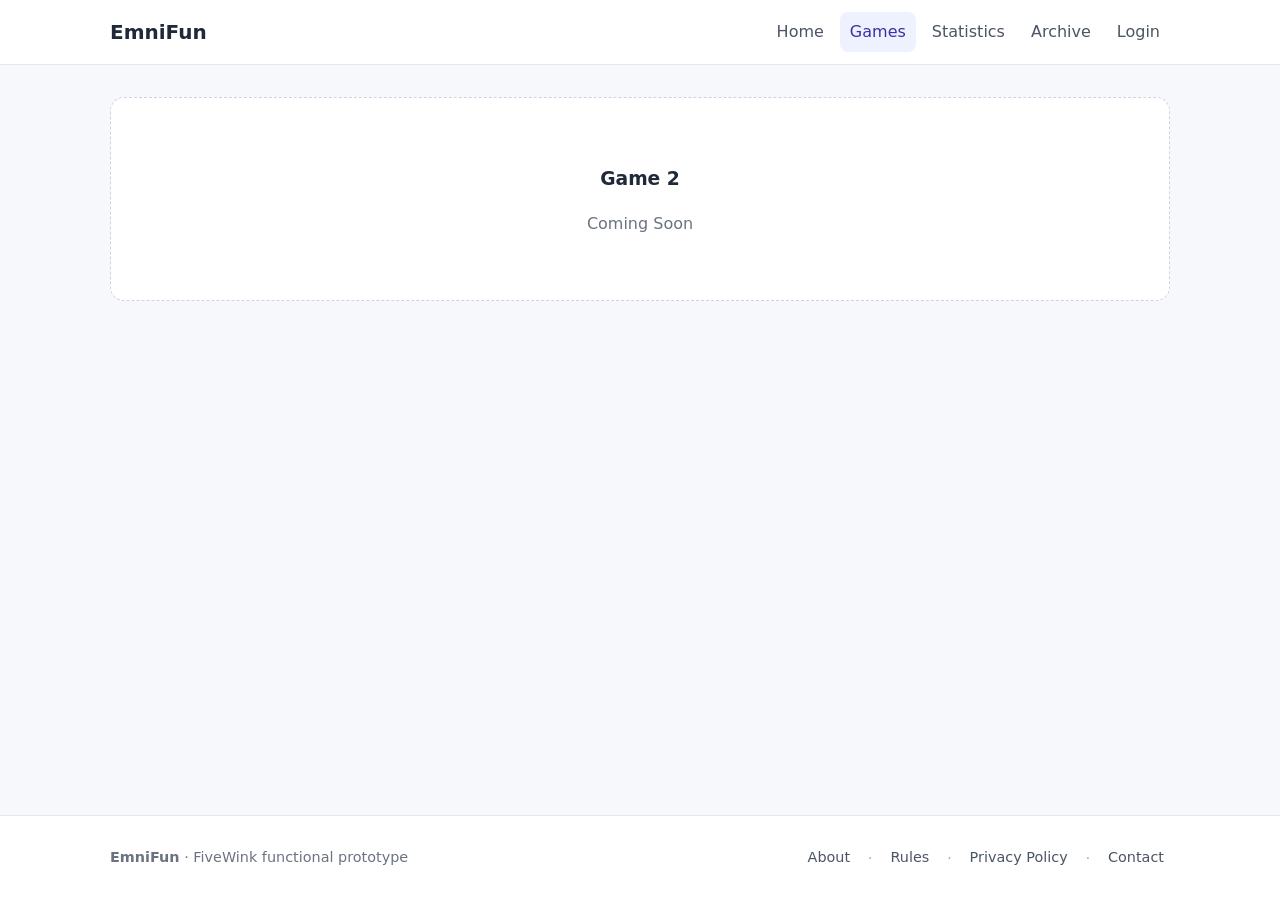
<file: Games/Game2/index.html>
<!doctype html>
<html lang="en">
<head>
  <meta charset="UTF-8">
  <meta name="viewport" content="width=device-width, initial-scale=1.0">
  <meta name="description" content="EmniFun - Game 2.">
  <title>Game 2 — EmniFun</title>
  <link rel="stylesheet" href="../../css/style.css">
</head>
<body>
  <header class="site-header">
    <nav class="navbar" aria-label="Main navigation">
      <div class="navbar-brand-group">
        <button
          class="mobile-menu-toggle"
          id="mobile-menu-toggle"
          type="button"
          aria-label="Open navigation"
          aria-expanded="false"
          aria-controls="primary-navigation"
        >
          <span aria-hidden="true">☰</span>
        </button>
        <a class="brand" href="../../" data-view="home">EmniFun</a>
      </div>
      <div class="nav-links" id="primary-navigation">
        <button class="nav-link" data-view="home">Home</button>
        <button class="nav-link active" data-view="games">Games</button>
        <button class="nav-link" data-view="statistics">Statistics</button>
        <button class="nav-link" data-view="archive">Archive</button>
        <a class="nav-link" id="nav-admin" href="https://emnifun.github.io/EmniFun/admin/" style="display: none; text-decoration: none;">Admin</a>
        <button class="nav-link" data-nav-auth="true" data-view="login">Login</button>
      </div>
    </nav>
  </header>

  <main>
    <section id="home" class="view" aria-labelledby="home-title">
      <div class="hero">
        <h1 id="home-title">Welcome to EmniFun</h1>
        <p>A simple home for word and puzzle games. FiveWink is now playable as a functional prototype.</p>
        <p>Wink your way to the word.</p>
        <button class="button" data-go-games>Explore Games</button>
      </div>
    </section>

    <section id="games" class="view active game-playing" aria-labelledby="games-title">
      <div class="section-heading">
        <h2 id="games-title">Games</h2>
        <p>Three independent game slots, with FiveWink currently playable.</p>
      </div>
      <div id="game-area">
        <div class="placeholder"><h3>Game 2</h3><p>Coming Soon</p></div>
      </div>
    </section>

    <section id="statistics" class="view" aria-labelledby="statistics-title">
      <div class="section-heading">
        <h2 id="statistics-title">Statistics</h2>
        <p>FiveWink results are tracked in the current browser session. Backend persistence comes later.</p>
      </div>
      <div id="statistics-content"></div>
    </section>

    <section id="archive" class="view" aria-labelledby="archive-title">
      <div class="placeholder">
        <h2 id="archive-title">Puzzle Archive</h2>
        <p>The future archive will manage draft, scheduled, published, and archived puzzles.</p>
        <p>This prototype uses one local published FiveWink puzzle and does not expose an editable public archive.</p>
      </div>
    </section>

    <section id="login" class="view" aria-labelledby="login-title">
      <div id="login-content">
        <div class="placeholder">
          <h2 id="login-title">Loading authentication…</h2>
          <p>Preparing secure Google sign-in.</p>
        </div>
      </div>
    </section>

    <section id="account" class="view" aria-labelledby="account-title">
      <div id="account-content">
        <div class="placeholder">
          <h2 id="account-title">Loading account…</h2>
          <p>Preparing your EmniFun account.</p>
        </div>
      </div>
    </section>
    <section id="about" class="view" aria-labelledby="about-title">
      <div class="page-shell">
        <div class="page-header">
          <nav class="breadcrumb" aria-label="Breadcrumb">
            <a href="../../" class="back-link" data-view="home">← Back to Home</a>
          </nav>
          <h1 id="about-title">About EmniFun</h1>
        </div>
        <div class="info-card">
          <p>EmniFun is a dedicated platform for word and puzzle games.</p>
          <p>Detailed information about the platform, its background, and future updates will be published here in an upcoming release.</p>
          <div class="page-actions">
            <a href="../../" class="button secondary" data-view="home">Return to Home</a>
          </div>
        </div>
      </div>
    </section>

    <section id="rules" class="view" aria-labelledby="rules-title">
      <div class="page-shell">
        <div class="page-header">
          <h1 id="rules-title">Game Rules</h1>
        </div>

        <div class="info-card guide-intro-card">
          <p>Welcome to the EmniFun Game Guide. Here you can learn how each game works, understand its rules, and find answers to common questions.</p>
          <p>Detailed instructions are available on each game's dedicated guide page. Select a game below to explore its rules and player guide.</p>
          <p class="guide-note"><em>Note: Mode-specific rules and instructions are also available in-game through the information button beside the mode selector.</em></p>
        </div>

        <div class="guide-games-list">
          <!-- 1. FiveWink Section -->
          <details class="guide-card" id="guide-fivewink">
            <summary class="guide-card-summary" aria-controls="fivewink-content">
              <div class="guide-card-header">
                <div class="guide-card-title-group">
                  <span class="guide-card-icon" aria-hidden="true">💡</span>
                  <div>
                    <h2 class="guide-card-title">FiveWink</h2>
                  </div>
                </div>
                <div class="guide-card-meta">
                  <span class="guide-expand-indicator" aria-hidden="true">▾</span>
                </div>
              </div>
            </summary>
            <div class="guide-card-content" id="fivewink-content">
              <nav class="guide-submenu" aria-label="FiveWink rules and guide options" role="tablist">
                <button type="button" class="guide-submenu-item active" data-guide-tab="standard" aria-selected="true" role="tab" id="tab-standard" aria-controls="pane-standard" tabindex="0">
                  <span class="guide-submenu-num" aria-hidden="true">1</span>
                  <span>Standard (Classic)</span>
                </button>
                <button type="button" class="guide-submenu-item" data-guide-tab="strict" aria-selected="false" role="tab" id="tab-strict" aria-controls="pane-strict" tabindex="-1">
                  <span class="guide-submenu-num" aria-hidden="true">2</span>
                  <span>Hard Mode: Strict</span>
                </button>
                <button type="button" class="guide-submenu-item" data-guide-tab="mindbender" aria-selected="false" role="tab" id="tab-mindbender" aria-controls="pane-mindbender" tabindex="-1">
                  <span class="guide-submenu-num" aria-hidden="true">3</span>
                  <span>Hard Mode: Mindbender</span>
                </button>
                <button type="button" class="guide-submenu-item" data-guide-tab="expert" aria-selected="false" role="tab" id="tab-expert" aria-controls="pane-expert" tabindex="-1">
                  <span class="guide-submenu-num" aria-hidden="true">4</span>
                  <span>Hard Mode: Expert</span>
                </button>
                <button type="button" class="guide-submenu-item" data-guide-tab="faq" aria-selected="false" role="tab" id="tab-faq" aria-controls="pane-faq" tabindex="-1">
                  <span class="guide-submenu-num" aria-hidden="true">5</span>
                  <span>Player Guide &amp; FAQ</span>
                </button>
              </nav>

              <!-- Option 1: Standard (Classic) -->
              <div class="guide-pane active" id="pane-standard" data-pane="standard" role="tabpanel" tabindex="0" aria-labelledby="tab-standard">
                <div class="guide-section-block">
                  <h3>Standard (Classic) Mode <span class="mode-pill selected">Playable</span></h3>
                  <p>In Standard mode, your goal is to deduce a hidden five-letter English word within <strong>6 normal attempts</strong>. Color-coded letter feedback guides your subsequent guesses.</p>

                  <h4 style="margin:16px 0 8px;font-size:1.02rem;color:#1e293b;">Letter Evaluation Feedback</h4>
                  <div class="guide-example-row">
                    <div class="letter-cell correct" style="width:40px;height:40px;font-size:1.1rem;display:grid;place-items:center;">W</div>
                    <span class="guide-example-label"><strong>Blue ("correct"):</strong> The letter is in the secret word and in the exact position.</span>
                  </div>
                  <div class="guide-example-row">
                    <div class="letter-cell wrong-position" style="width:40px;height:40px;font-size:1.1rem;display:grid;place-items:center;">I</div>
                    <span class="guide-example-label"><strong>Orange ("wrong-position"):</strong> The letter is in the secret word, but belongs in a different position.</span>
                  </div>
                  <div class="guide-example-row">
                    <div class="letter-cell absent" style="width:40px;height:40px;font-size:1.1rem;display:grid;place-items:center;">N</div>
                    <span class="guide-example-label"><strong>Gray ("absent"):</strong> The letter does not appear in the secret word (or duplicate count is exceeded).</span>
                  </div>

                  <h4 style="margin:16px 0 8px;font-size:1.02rem;color:#1e293b;">Duplicate Letters Rule</h4>
                  <p>Evaluations use standard two-pass matching. Exact position matches are colored blue first. Remaining letters are matched left-to-right as orange up to the number of times the letter actually appears in the secret word. Any additional duplicate letters are marked gray.</p>

                  <h4 style="margin:16px 0 8px;font-size:1.02rem;color:#1e293b;">Progressive Clue Assistance</h4>
                  <p>Up to <strong>5 progressive clues</strong> can be revealed instead of taking a normal guess. Requesting a clue consumes that attempt row on your game board. Clues provide helpful contextual hints about the target word.</p>

                  <h4 style="margin:16px 0 8px;font-size:1.02rem;color:#1e293b;">Optional 7th-Guess Stage</h4>
                  <p>If all 6 normal attempts are used without solving the word, you enter the 7th-guess stage. You may enter a final guess or choose to skip. Solving on the 7th guess earns a <strong>Failed — Close</strong> result; an incorrect 7th guess or skip records a <strong>Failed — Hard</strong> result.</p>

                  <h4 style="margin:16px 0 8px;font-size:1.02rem;color:#1e293b;">Mode Locking</h4>
                  <p>You can change game modes before making any gameplay move. As soon as you submit your first guess or reveal your first clue, Standard mode locks for that puzzle session.</p>

                  <h4 style="margin:16px 0 8px;font-size:1.02rem;color:#1e293b;">Authoritative Vocabulary</h4>
                  <p>Every submitted guess must exist in EmniFun's authoritative 16,273 five-letter English vocabulary dictionary. Invalid words and random letters are rejected without penalizing your attempt count.</p>
                </div>
              </div>

              <!-- Option 2: Hard Mode: Strict -->
              <div class="guide-pane" id="pane-strict" data-pane="strict" role="tabpanel" tabindex="0" aria-labelledby="tab-strict" hidden>
                <div class="guide-section-block">
                  <h3>Hard Mode: Strict <span class="mode-pill mode-pill-strict">Playable</span></h3>
                  <p>Hard Mode: Strict is an elevated challenge designed for solvers who prefer rigorous logical deduction without assistive hints. Every guess must strictly obey all previously uncovered constraints.</p>

                  <h4 style="margin:16px 0 8px;font-size:1.02rem;color:#1e293b;">Clues Disabled</h4>
                  <p>Progressive clues are <strong>not available</strong> in Hard Mode: Strict. All attempts must be made using pure word deduction.</p>

                  <h4 style="margin:16px 0 8px;font-size:1.02rem;color:#1e293b;">Three Strict Deduction Constraints</h4>
                  <p>Starting from your second guess, the game engine enforces three mandatory constraints on every submission:</p>
                  <ol class="guide-rules-list">
                    <li><strong>Exact Position Requirement (Blue Letters):</strong> Any letter confirmed blue in a previous guess must be used in the exact same position in all subsequent guesses.</li>
                    <li><strong>Position Restriction (Orange Letters):</strong> A letter confirmed orange in a previous guess cannot be placed into any position where it was previously confirmed orange.</li>
                    <li><strong>Letter Retention &amp; Multiplicity (Orange &amp; Blue):</strong> Any letter confirmed orange or blue must be present in the new guess. If an earlier guess confirmed multiple occurrences of a letter (e.g. two E's confirmed), all subsequent guesses must contain at least that many occurrences.</li>
                  </ol>

                  <h4 style="margin:16px 0 8px;font-size:1.02rem;color:#1e293b;">Validation Feedback &amp; Seventh Stage</h4>
                  <p>If a candidate guess violates any strict constraint, an explanatory alert indicates which requirement was not met (e.g. <em>"Position 2 must be A"</em> or <em>"Letter E cannot be in position 3"</em>). The guess is rejected without consuming an attempt. If you reach the optional 7th-guess stage, your 7th guess must also satisfy all Hard Mode constraints.</p>

                  <h4 style="margin:16px 0 8px;font-size:1.02rem;color:#1e293b;">Mode Locking</h4>
                  <p>Selecting Hard Mode: Strict and submitting your first guess permanently locks your session into Hard Mode. Switching back to Standard mode is disabled for that daily puzzle.</p>
                </div>
              </div>

              <!-- Option 3: Hard Mode: Mindbender -->
              <div class="guide-pane" id="pane-mindbender" data-pane="mindbender" role="tabpanel" tabindex="0" aria-labelledby="tab-mindbender" hidden>
                <div class="guide-coming-soon-box">
                  <div class="guide-coming-soon-icon" aria-hidden="true">🧠</div>
                  <h3>Hard Mode: Mindbender <span class="mode-pill coming-soon">Coming Soon</span></h3>
                  <p>Mindbender is an upcoming intermediate hard mode currently in design.</p>
                  <p>This mode is planned to introduce specialized deduction rules and letter-elimination challenges. Mindbender is not yet active for gameplay, and its complete rule set will be published when it enters testing.</p>
                </div>
              </div>

              <!-- Option 4: Hard Mode: Expert -->
              <div class="guide-pane" id="pane-expert" data-pane="expert" role="tabpanel" tabindex="0" aria-labelledby="tab-expert" hidden>
                <div class="guide-coming-soon-box">
                  <div class="guide-coming-soon-icon" aria-hidden="true">🎯</div>
                  <h3>Hard Mode: Expert <span class="mode-pill coming-soon">Coming Soon</span></h3>
                  <p>Expert is a master-tier deduction mode planned for advanced puzzle solvers.</p>
                  <p>This mode is currently in the development roadmap and is not yet available for play. Exact rules, constraints, and mechanics will be announced upon release.</p>
                </div>
              </div>

              <!-- Option 5: Player Guide & FAQ -->
              <div class="guide-pane" id="pane-faq" data-pane="faq" role="tabpanel" tabindex="0" aria-labelledby="tab-faq" hidden>
                <div class="guide-section-block">
                  <h3>Player Guide &amp; FAQ <span class="mode-pill mode-pill-info">Verified &amp; Planned Details</span></h3>
                  <p>Find answers to common questions about accounts, gameplay limits, device synchronization, and platform features.</p>

                  <details class="guide-faq-item" open>
                    <summary><span>Can I play FiveWink as a guest without creating an account?</span> <span class="badge-verified">Verified</span></summary>
                    <p>Yes. Anyone can play FiveWink immediately without an account. Guest sessions and statistics are stored in your local browser session. Guests enjoy unlimited puzzle replays.</p>
                  </details>

                  <details class="guide-faq-item">
                    <summary><span>How do puzzle attempts and replays work for logged-in accounts?</span> <span class="badge-verified">Verified</span></summary>
                    <p>To preserve challenge integrity, authenticated players are limited to <strong>one official play per daily puzzle</strong>. Once a puzzle is completed while logged in, replay is locked, and your final result and solution are saved.</p>
                  </details>

                  <details class="guide-faq-item">
                    <summary><span>Does my active game progress save if I refresh or switch devices?</span> <span class="badge-verified">Verified</span></summary>
                    <p>Yes, for logged-in accounts. Your guesses, letter evaluations, and locked mode are synchronized with the cloud database in real time. If you switch devices or refresh, logging in resumes your in-progress puzzle.</p>
                  </details>

                  <details class="guide-faq-item">
                    <summary><span>How does sign-in work? Do I need a password?</span> <span class="badge-verified">Verified</span></summary>
                    <p>EmniFun uses passwordless Google Sign-In (Google Identity Services). Your account features a custom Gamer Tag and an encrypted Recovery Vault with two emergency recovery keys.</p>
                  </details>

                  <details class="guide-faq-item">
                    <summary><span>What timezone is used for daily puzzle updates?</span> <span class="badge-verified">Verified</span></summary>
                    <p>Daily puzzles follow canonical <strong>India Standard Time (IST — UTC+5:30)</strong>, updating each day at midnight (00:00 IST / 18:30 UTC).</p>
                  </details>

                  <details class="guide-faq-item">
                    <summary><span>What dictionary is used for valid guesses?</span> <span class="badge-verified">Verified</span></summary>
                    <p>FiveWink validates all guesses against a curated authoritative dictionary of 16,273 five-letter English words. Proper nouns and arbitrary letter combinations are rejected without penalizing an attempt.</p>
                  </details>

                  <details class="guide-faq-item">
                    <summary><span>Can I replay past puzzles from previous days?</span> <span class="badge-unconfirmed">In Development</span></summary>
                    <p>The Puzzle Archive Explorer is currently under development. In the future, authenticated accounts will be able to browse and replay past published puzzles.</p>
                  </details>

                  <details class="guide-faq-item">
                    <summary><span>Are streaks and statistics synced permanently across devices?</span> <span class="badge-unconfirmed">In Development</span></summary>
                    <p>In the current prototype, gameplay statistics are tracked within the active browser session. Persistent, cloud-synchronized player statistics across devices are planned for an upcoming release.</p>
                  </details>

                  <details class="guide-faq-item">
                    <summary><span>Will there be multiplayer, friend challenges, or leaderboards?</span> <span class="badge-unconfirmed">Planned</span></summary>
                    <p>Global leaderboards, speed challenges, and social play are on the EmniFun roadmap but are not yet implemented.</p>
                  </details>
                </div>
              </div>
            </div>
          </details>

          <!-- 2. Game 2 Section -->
          <details class="guide-card" id="guide-game2">
            <summary class="guide-card-summary" aria-controls="game2-content">
              <div class="guide-card-header">
                <div class="guide-card-title-group">
                  <span class="guide-card-icon" aria-hidden="true">🧩</span>
                  <div>
                    <h2 class="guide-card-title">Game 2</h2>
                  </div>
                </div>
                <div class="guide-card-meta">
                  <span class="mode-pill coming-soon">Coming Soon</span>
                  <span class="guide-expand-indicator" aria-hidden="true">▾</span>
                </div>
              </div>
            </summary>
            <div class="guide-card-content" id="game2-content">
              <div class="guide-coming-soon-box">
                <div class="guide-coming-soon-icon" aria-hidden="true">⏳</div>
                <h3>Game 2 — In Development</h3>
                <p>This independent puzzle slot is currently under early development.</p>
                <p>A comprehensive game summary, solving instructions, and detailed gameplay rules will be published here as soon as Game 2 is ready for public release.</p>
              </div>
            </div>
          </details>

          <!-- 3. Game 3 Section -->
          <details class="guide-card" id="guide-game3">
            <summary class="guide-card-summary" aria-controls="game3-content">
              <div class="guide-card-header">
                <div class="guide-card-title-group">
                  <span class="guide-card-icon" aria-hidden="true">🎲</span>
                  <div>
                    <h2 class="guide-card-title">Game 3</h2>
                  </div>
                </div>
                <div class="guide-card-meta">
                  <span class="mode-pill coming-soon">Coming Soon</span>
                  <span class="guide-expand-indicator" aria-hidden="true">▾</span>
                </div>
              </div>
            </summary>
            <div class="guide-card-content" id="game3-content">
              <div class="guide-coming-soon-box">
                <div class="guide-coming-soon-icon" aria-hidden="true">⏳</div>
                <h3>Game 3 — In Development</h3>
                <p>This game slot is reserved for a future puzzle format.</p>
                <p>A complete game summary and detailed player guide will be added here once game design and mechanics are finalized.</p>
              </div>
            </div>
          </details>
        </div>

        <div class="page-actions" style="margin-top:20px;padding-top:16px;border-top:1px solid #e5e7eb;display:flex;gap:10px;flex-wrap:wrap;">
          <a href="../../" class="button secondary" data-view="home">Return to Home</a>
          <a href="../../Games/FiveWink/" class="button" data-view="games/fivewink">Play FiveWink</a>
        </div>
      </div>
    </section>

    <section id="privacy" class="view" aria-labelledby="privacy-title">
      <div class="page-shell">
        <div class="page-header">
          <nav class="breadcrumb" aria-label="Breadcrumb">
            <a href="../../" class="back-link" data-view="home">← Back to Home</a>
          </nav>
          <h1 id="privacy-title">Privacy Policy</h1>
        </div>
        <div class="info-card">
          <p>The EmniFun Privacy Policy is currently pending review and publication.</p>
          <p>Official data handling disclosures, privacy practices, and policy details will be published here prior to general release.</p>
          <div class="page-actions">
            <a href="../../" class="button secondary" data-view="home">Return to Home</a>
          </div>
        </div>
      </div>
    </section>

    <section id="contact" class="view" aria-labelledby="contact-title">
      <div class="page-shell">
        <div class="page-header">
          <nav class="breadcrumb" aria-label="Breadcrumb">
            <a href="../../" class="back-link" data-view="home">← Back to Home</a>
          </nav>
          <h1 id="contact-title">Contact</h1>
        </div>
        <div class="info-card">
          <p>Official contact methods and communication channels for EmniFun will be added here in a future update.</p>
          <p>Support inquiries and feedback channels will be announced once finalized.</p>
          <div class="page-actions">
            <a href="../../" class="button secondary" data-view="home">Return to Home</a>
          </div>
        </div>
      </div>
    </section>
  </main>

  <footer class="site-footer">
    <div class="footer-inner">
      <div class="footer-brand">
        <strong>EmniFun</strong> · FiveWink functional prototype
      </div>
      <nav class="footer-nav" aria-label="Footer navigation">
        <a class="footer-link" href="../../about/" data-view="about">About</a>
        <span class="footer-sep" aria-hidden="true">·</span>
        <a class="footer-link" href="../../rules/" data-view="rules">Rules</a>
        <span class="footer-sep" aria-hidden="true">·</span>
        <a class="footer-link" href="../../privacy/" data-view="privacy">Privacy Policy</a>
        <span class="footer-sep" aria-hidden="true">·</span>
        <a class="footer-link" href="../../contact/" data-view="contact">Contact</a>
      </nav>
    </div>
  </footer>

  <script src="https://accounts.google.com/gsi/client" async defer></script>
  <script type="module" src="../../js/app.js"></script>
</body>
</html>
</file>
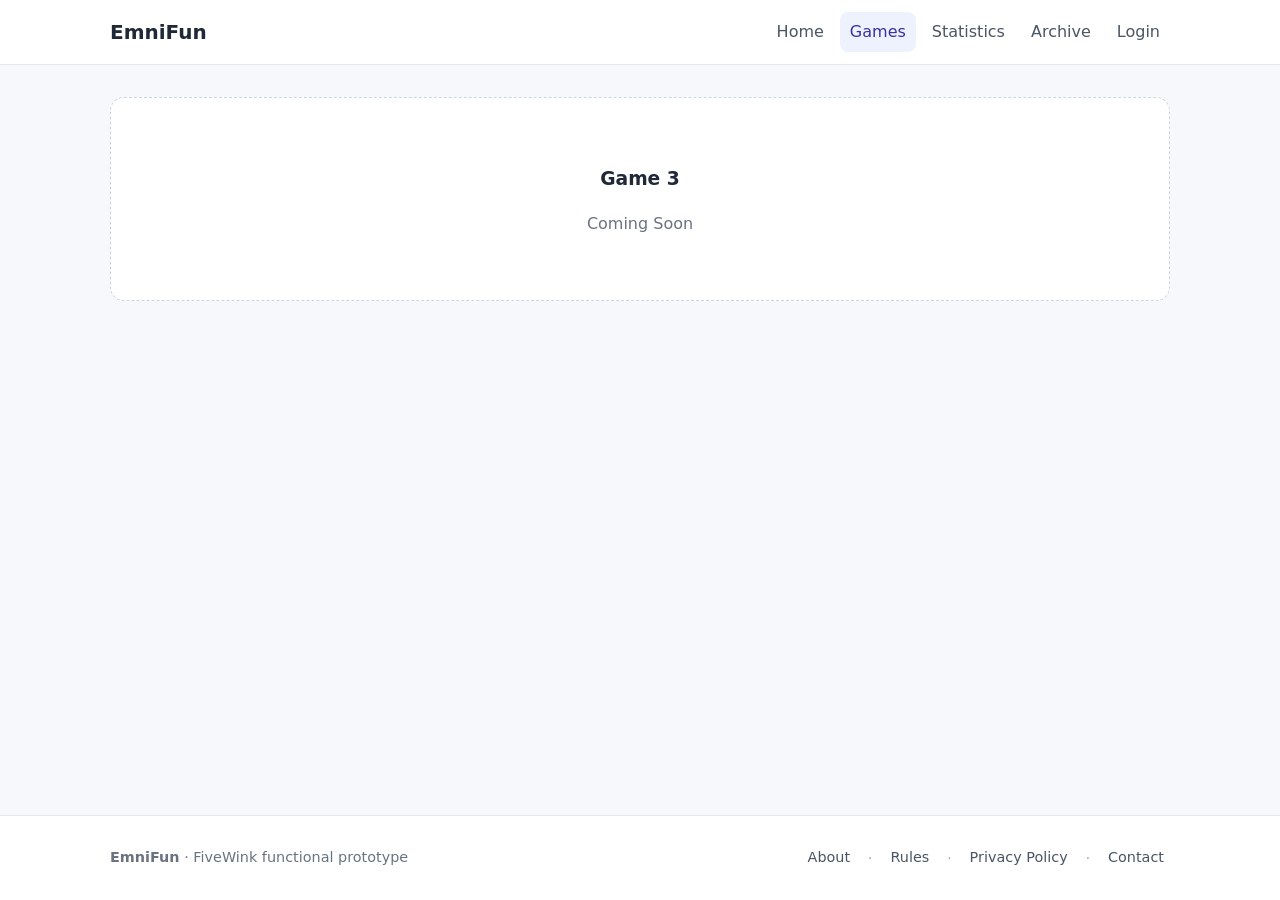
<file: Games/Game3/index.html>
<!doctype html>
<html lang="en">
<head>
  <meta charset="UTF-8">
  <meta name="viewport" content="width=device-width, initial-scale=1.0">
  <meta name="description" content="EmniFun - Game 3.">
  <title>Game 3 — EmniFun</title>
  <link rel="stylesheet" href="../../css/style.css">
</head>
<body>
  <header class="site-header">
    <nav class="navbar" aria-label="Main navigation">
      <div class="navbar-brand-group">
        <button
          class="mobile-menu-toggle"
          id="mobile-menu-toggle"
          type="button"
          aria-label="Open navigation"
          aria-expanded="false"
          aria-controls="primary-navigation"
        >
          <span aria-hidden="true">☰</span>
        </button>
        <a class="brand" href="../../" data-view="home">EmniFun</a>
      </div>
      <div class="nav-links" id="primary-navigation">
        <button class="nav-link" data-view="home">Home</button>
        <button class="nav-link active" data-view="games">Games</button>
        <button class="nav-link" data-view="statistics">Statistics</button>
        <button class="nav-link" data-view="archive">Archive</button>
        <a class="nav-link" id="nav-admin" href="https://emnifun.github.io/EmniFun/admin/" style="display: none; text-decoration: none;">Admin</a>
        <button class="nav-link" data-nav-auth="true" data-view="login">Login</button>
      </div>
    </nav>
  </header>

  <main>
    <section id="home" class="view" aria-labelledby="home-title">
      <div class="hero">
        <h1 id="home-title">Welcome to EmniFun</h1>
        <p>A simple home for word and puzzle games. FiveWink is now playable as a functional prototype.</p>
        <p>Wink your way to the word.</p>
        <button class="button" data-go-games>Explore Games</button>
      </div>
    </section>

    <section id="games" class="view active game-playing" aria-labelledby="games-title">
      <div class="section-heading">
        <h2 id="games-title">Games</h2>
        <p>Three independent game slots, with FiveWink currently playable.</p>
      </div>
      <div id="game-area">
        <div class="placeholder"><h3>Game 3</h3><p>Coming Soon</p></div>
      </div>
    </section>

    <section id="statistics" class="view" aria-labelledby="statistics-title">
      <div class="section-heading">
        <h2 id="statistics-title">Statistics</h2>
        <p>FiveWink results are tracked in the current browser session. Backend persistence comes later.</p>
      </div>
      <div id="statistics-content"></div>
    </section>

    <section id="archive" class="view" aria-labelledby="archive-title">
      <div class="placeholder">
        <h2 id="archive-title">Puzzle Archive</h2>
        <p>The future archive will manage draft, scheduled, published, and archived puzzles.</p>
        <p>This prototype uses one local published FiveWink puzzle and does not expose an editable public archive.</p>
      </div>
    </section>

    <section id="login" class="view" aria-labelledby="login-title">
      <div id="login-content">
        <div class="placeholder">
          <h2 id="login-title">Loading authentication…</h2>
          <p>Preparing secure Google sign-in.</p>
        </div>
      </div>
    </section>

    <section id="account" class="view" aria-labelledby="account-title">
      <div id="account-content">
        <div class="placeholder">
          <h2 id="account-title">Loading account…</h2>
          <p>Preparing your EmniFun account.</p>
        </div>
      </div>
    </section>
    <section id="about" class="view" aria-labelledby="about-title">
      <div class="page-shell">
        <div class="page-header">
          <nav class="breadcrumb" aria-label="Breadcrumb">
            <a href="../../" class="back-link" data-view="home">← Back to Home</a>
          </nav>
          <h1 id="about-title">About EmniFun</h1>
        </div>
        <div class="info-card">
          <p>EmniFun is a dedicated platform for word and puzzle games.</p>
          <p>Detailed information about the platform, its background, and future updates will be published here in an upcoming release.</p>
          <div class="page-actions">
            <a href="../../" class="button secondary" data-view="home">Return to Home</a>
          </div>
        </div>
      </div>
    </section>

    <section id="rules" class="view" aria-labelledby="rules-title">
      <div class="page-shell">
        <div class="page-header">
          <h1 id="rules-title">Game Rules</h1>
        </div>

        <div class="info-card guide-intro-card">
          <p>Welcome to the EmniFun Game Guide. Here you can learn how each game works, understand its rules, and find answers to common questions.</p>
          <p>Detailed instructions are available on each game's dedicated guide page. Select a game below to explore its rules and player guide.</p>
          <p class="guide-note"><em>Note: Mode-specific rules and instructions are also available in-game through the information button beside the mode selector.</em></p>
        </div>

        <div class="guide-games-list">
          <!-- 1. FiveWink Section -->
          <details class="guide-card" id="guide-fivewink">
            <summary class="guide-card-summary" aria-controls="fivewink-content">
              <div class="guide-card-header">
                <div class="guide-card-title-group">
                  <span class="guide-card-icon" aria-hidden="true">💡</span>
                  <div>
                    <h2 class="guide-card-title">FiveWink</h2>
                  </div>
                </div>
                <div class="guide-card-meta">
                  <span class="guide-expand-indicator" aria-hidden="true">▾</span>
                </div>
              </div>
            </summary>
            <div class="guide-card-content" id="fivewink-content">
              <nav class="guide-submenu" aria-label="FiveWink rules and guide options" role="tablist">
                <button type="button" class="guide-submenu-item active" data-guide-tab="standard" aria-selected="true" role="tab" id="tab-standard" aria-controls="pane-standard" tabindex="0">
                  <span class="guide-submenu-num" aria-hidden="true">1</span>
                  <span>Standard (Classic)</span>
                </button>
                <button type="button" class="guide-submenu-item" data-guide-tab="strict" aria-selected="false" role="tab" id="tab-strict" aria-controls="pane-strict" tabindex="-1">
                  <span class="guide-submenu-num" aria-hidden="true">2</span>
                  <span>Hard Mode: Strict</span>
                </button>
                <button type="button" class="guide-submenu-item" data-guide-tab="mindbender" aria-selected="false" role="tab" id="tab-mindbender" aria-controls="pane-mindbender" tabindex="-1">
                  <span class="guide-submenu-num" aria-hidden="true">3</span>
                  <span>Hard Mode: Mindbender</span>
                </button>
                <button type="button" class="guide-submenu-item" data-guide-tab="expert" aria-selected="false" role="tab" id="tab-expert" aria-controls="pane-expert" tabindex="-1">
                  <span class="guide-submenu-num" aria-hidden="true">4</span>
                  <span>Hard Mode: Expert</span>
                </button>
                <button type="button" class="guide-submenu-item" data-guide-tab="faq" aria-selected="false" role="tab" id="tab-faq" aria-controls="pane-faq" tabindex="-1">
                  <span class="guide-submenu-num" aria-hidden="true">5</span>
                  <span>Player Guide &amp; FAQ</span>
                </button>
              </nav>

              <!-- Option 1: Standard (Classic) -->
              <div class="guide-pane active" id="pane-standard" data-pane="standard" role="tabpanel" tabindex="0" aria-labelledby="tab-standard">
                <div class="guide-section-block">
                  <h3>Standard (Classic) Mode <span class="mode-pill selected">Playable</span></h3>
                  <p>In Standard mode, your goal is to deduce a hidden five-letter English word within <strong>6 normal attempts</strong>. Color-coded letter feedback guides your subsequent guesses.</p>

                  <h4 style="margin:16px 0 8px;font-size:1.02rem;color:#1e293b;">Letter Evaluation Feedback</h4>
                  <div class="guide-example-row">
                    <div class="letter-cell correct" style="width:40px;height:40px;font-size:1.1rem;display:grid;place-items:center;">W</div>
                    <span class="guide-example-label"><strong>Blue ("correct"):</strong> The letter is in the secret word and in the exact position.</span>
                  </div>
                  <div class="guide-example-row">
                    <div class="letter-cell wrong-position" style="width:40px;height:40px;font-size:1.1rem;display:grid;place-items:center;">I</div>
                    <span class="guide-example-label"><strong>Orange ("wrong-position"):</strong> The letter is in the secret word, but belongs in a different position.</span>
                  </div>
                  <div class="guide-example-row">
                    <div class="letter-cell absent" style="width:40px;height:40px;font-size:1.1rem;display:grid;place-items:center;">N</div>
                    <span class="guide-example-label"><strong>Gray ("absent"):</strong> The letter does not appear in the secret word (or duplicate count is exceeded).</span>
                  </div>

                  <h4 style="margin:16px 0 8px;font-size:1.02rem;color:#1e293b;">Duplicate Letters Rule</h4>
                  <p>Evaluations use standard two-pass matching. Exact position matches are colored blue first. Remaining letters are matched left-to-right as orange up to the number of times the letter actually appears in the secret word. Any additional duplicate letters are marked gray.</p>

                  <h4 style="margin:16px 0 8px;font-size:1.02rem;color:#1e293b;">Progressive Clue Assistance</h4>
                  <p>Up to <strong>5 progressive clues</strong> can be revealed instead of taking a normal guess. Requesting a clue consumes that attempt row on your game board. Clues provide helpful contextual hints about the target word.</p>

                  <h4 style="margin:16px 0 8px;font-size:1.02rem;color:#1e293b;">Optional 7th-Guess Stage</h4>
                  <p>If all 6 normal attempts are used without solving the word, you enter the 7th-guess stage. You may enter a final guess or choose to skip. Solving on the 7th guess earns a <strong>Failed — Close</strong> result; an incorrect 7th guess or skip records a <strong>Failed — Hard</strong> result.</p>

                  <h4 style="margin:16px 0 8px;font-size:1.02rem;color:#1e293b;">Mode Locking</h4>
                  <p>You can change game modes before making any gameplay move. As soon as you submit your first guess or reveal your first clue, Standard mode locks for that puzzle session.</p>

                  <h4 style="margin:16px 0 8px;font-size:1.02rem;color:#1e293b;">Authoritative Vocabulary</h4>
                  <p>Every submitted guess must exist in EmniFun's authoritative 16,273 five-letter English vocabulary dictionary. Invalid words and random letters are rejected without penalizing your attempt count.</p>
                </div>
              </div>

              <!-- Option 2: Hard Mode: Strict -->
              <div class="guide-pane" id="pane-strict" data-pane="strict" role="tabpanel" tabindex="0" aria-labelledby="tab-strict" hidden>
                <div class="guide-section-block">
                  <h3>Hard Mode: Strict <span class="mode-pill mode-pill-strict">Playable</span></h3>
                  <p>Hard Mode: Strict is an elevated challenge designed for solvers who prefer rigorous logical deduction without assistive hints. Every guess must strictly obey all previously uncovered constraints.</p>

                  <h4 style="margin:16px 0 8px;font-size:1.02rem;color:#1e293b;">Clues Disabled</h4>
                  <p>Progressive clues are <strong>not available</strong> in Hard Mode: Strict. All attempts must be made using pure word deduction.</p>

                  <h4 style="margin:16px 0 8px;font-size:1.02rem;color:#1e293b;">Three Strict Deduction Constraints</h4>
                  <p>Starting from your second guess, the game engine enforces three mandatory constraints on every submission:</p>
                  <ol class="guide-rules-list">
                    <li><strong>Exact Position Requirement (Blue Letters):</strong> Any letter confirmed blue in a previous guess must be used in the exact same position in all subsequent guesses.</li>
                    <li><strong>Position Restriction (Orange Letters):</strong> A letter confirmed orange in a previous guess cannot be placed into any position where it was previously confirmed orange.</li>
                    <li><strong>Letter Retention &amp; Multiplicity (Orange &amp; Blue):</strong> Any letter confirmed orange or blue must be present in the new guess. If an earlier guess confirmed multiple occurrences of a letter (e.g. two E's confirmed), all subsequent guesses must contain at least that many occurrences.</li>
                  </ol>

                  <h4 style="margin:16px 0 8px;font-size:1.02rem;color:#1e293b;">Validation Feedback &amp; Seventh Stage</h4>
                  <p>If a candidate guess violates any strict constraint, an explanatory alert indicates which requirement was not met (e.g. <em>"Position 2 must be A"</em> or <em>"Letter E cannot be in position 3"</em>). The guess is rejected without consuming an attempt. If you reach the optional 7th-guess stage, your 7th guess must also satisfy all Hard Mode constraints.</p>

                  <h4 style="margin:16px 0 8px;font-size:1.02rem;color:#1e293b;">Mode Locking</h4>
                  <p>Selecting Hard Mode: Strict and submitting your first guess permanently locks your session into Hard Mode. Switching back to Standard mode is disabled for that daily puzzle.</p>
                </div>
              </div>

              <!-- Option 3: Hard Mode: Mindbender -->
              <div class="guide-pane" id="pane-mindbender" data-pane="mindbender" role="tabpanel" tabindex="0" aria-labelledby="tab-mindbender" hidden>
                <div class="guide-coming-soon-box">
                  <div class="guide-coming-soon-icon" aria-hidden="true">🧠</div>
                  <h3>Hard Mode: Mindbender <span class="mode-pill coming-soon">Coming Soon</span></h3>
                  <p>Mindbender is an upcoming intermediate hard mode currently in design.</p>
                  <p>This mode is planned to introduce specialized deduction rules and letter-elimination challenges. Mindbender is not yet active for gameplay, and its complete rule set will be published when it enters testing.</p>
                </div>
              </div>

              <!-- Option 4: Hard Mode: Expert -->
              <div class="guide-pane" id="pane-expert" data-pane="expert" role="tabpanel" tabindex="0" aria-labelledby="tab-expert" hidden>
                <div class="guide-coming-soon-box">
                  <div class="guide-coming-soon-icon" aria-hidden="true">🎯</div>
                  <h3>Hard Mode: Expert <span class="mode-pill coming-soon">Coming Soon</span></h3>
                  <p>Expert is a master-tier deduction mode planned for advanced puzzle solvers.</p>
                  <p>This mode is currently in the development roadmap and is not yet available for play. Exact rules, constraints, and mechanics will be announced upon release.</p>
                </div>
              </div>

              <!-- Option 5: Player Guide & FAQ -->
              <div class="guide-pane" id="pane-faq" data-pane="faq" role="tabpanel" tabindex="0" aria-labelledby="tab-faq" hidden>
                <div class="guide-section-block">
                  <h3>Player Guide &amp; FAQ <span class="mode-pill mode-pill-info">Verified &amp; Planned Details</span></h3>
                  <p>Find answers to common questions about accounts, gameplay limits, device synchronization, and platform features.</p>

                  <details class="guide-faq-item" open>
                    <summary><span>Can I play FiveWink as a guest without creating an account?</span> <span class="badge-verified">Verified</span></summary>
                    <p>Yes. Anyone can play FiveWink immediately without an account. Guest sessions and statistics are stored in your local browser session. Guests enjoy unlimited puzzle replays.</p>
                  </details>

                  <details class="guide-faq-item">
                    <summary><span>How do puzzle attempts and replays work for logged-in accounts?</span> <span class="badge-verified">Verified</span></summary>
                    <p>To preserve challenge integrity, authenticated players are limited to <strong>one official play per daily puzzle</strong>. Once a puzzle is completed while logged in, replay is locked, and your final result and solution are saved.</p>
                  </details>

                  <details class="guide-faq-item">
                    <summary><span>Does my active game progress save if I refresh or switch devices?</span> <span class="badge-verified">Verified</span></summary>
                    <p>Yes, for logged-in accounts. Your guesses, letter evaluations, and locked mode are synchronized with the cloud database in real time. If you switch devices or refresh, logging in resumes your in-progress puzzle.</p>
                  </details>

                  <details class="guide-faq-item">
                    <summary><span>How does sign-in work? Do I need a password?</span> <span class="badge-verified">Verified</span></summary>
                    <p>EmniFun uses passwordless Google Sign-In (Google Identity Services). Your account features a custom Gamer Tag and an encrypted Recovery Vault with two emergency recovery keys.</p>
                  </details>

                  <details class="guide-faq-item">
                    <summary><span>What timezone is used for daily puzzle updates?</span> <span class="badge-verified">Verified</span></summary>
                    <p>Daily puzzles follow canonical <strong>India Standard Time (IST — UTC+5:30)</strong>, updating each day at midnight (00:00 IST / 18:30 UTC).</p>
                  </details>

                  <details class="guide-faq-item">
                    <summary><span>What dictionary is used for valid guesses?</span> <span class="badge-verified">Verified</span></summary>
                    <p>FiveWink validates all guesses against a curated authoritative dictionary of 16,273 five-letter English words. Proper nouns and arbitrary letter combinations are rejected without penalizing an attempt.</p>
                  </details>

                  <details class="guide-faq-item">
                    <summary><span>Can I replay past puzzles from previous days?</span> <span class="badge-unconfirmed">In Development</span></summary>
                    <p>The Puzzle Archive Explorer is currently under development. In the future, authenticated accounts will be able to browse and replay past published puzzles.</p>
                  </details>

                  <details class="guide-faq-item">
                    <summary><span>Are streaks and statistics synced permanently across devices?</span> <span class="badge-unconfirmed">In Development</span></summary>
                    <p>In the current prototype, gameplay statistics are tracked within the active browser session. Persistent, cloud-synchronized player statistics across devices are planned for an upcoming release.</p>
                  </details>

                  <details class="guide-faq-item">
                    <summary><span>Will there be multiplayer, friend challenges, or leaderboards?</span> <span class="badge-unconfirmed">Planned</span></summary>
                    <p>Global leaderboards, speed challenges, and social play are on the EmniFun roadmap but are not yet implemented.</p>
                  </details>
                </div>
              </div>
            </div>
          </details>

          <!-- 2. Game 2 Section -->
          <details class="guide-card" id="guide-game2">
            <summary class="guide-card-summary" aria-controls="game2-content">
              <div class="guide-card-header">
                <div class="guide-card-title-group">
                  <span class="guide-card-icon" aria-hidden="true">🧩</span>
                  <div>
                    <h2 class="guide-card-title">Game 2</h2>
                  </div>
                </div>
                <div class="guide-card-meta">
                  <span class="mode-pill coming-soon">Coming Soon</span>
                  <span class="guide-expand-indicator" aria-hidden="true">▾</span>
                </div>
              </div>
            </summary>
            <div class="guide-card-content" id="game2-content">
              <div class="guide-coming-soon-box">
                <div class="guide-coming-soon-icon" aria-hidden="true">⏳</div>
                <h3>Game 2 — In Development</h3>
                <p>This independent puzzle slot is currently under early development.</p>
                <p>A comprehensive game summary, solving instructions, and detailed gameplay rules will be published here as soon as Game 2 is ready for public release.</p>
              </div>
            </div>
          </details>

          <!-- 3. Game 3 Section -->
          <details class="guide-card" id="guide-game3">
            <summary class="guide-card-summary" aria-controls="game3-content">
              <div class="guide-card-header">
                <div class="guide-card-title-group">
                  <span class="guide-card-icon" aria-hidden="true">🎲</span>
                  <div>
                    <h2 class="guide-card-title">Game 3</h2>
                  </div>
                </div>
                <div class="guide-card-meta">
                  <span class="mode-pill coming-soon">Coming Soon</span>
                  <span class="guide-expand-indicator" aria-hidden="true">▾</span>
                </div>
              </div>
            </summary>
            <div class="guide-card-content" id="game3-content">
              <div class="guide-coming-soon-box">
                <div class="guide-coming-soon-icon" aria-hidden="true">⏳</div>
                <h3>Game 3 — In Development</h3>
                <p>This game slot is reserved for a future puzzle format.</p>
                <p>A complete game summary and detailed player guide will be added here once game design and mechanics are finalized.</p>
              </div>
            </div>
          </details>
        </div>

        <div class="page-actions" style="margin-top:20px;padding-top:16px;border-top:1px solid #e5e7eb;display:flex;gap:10px;flex-wrap:wrap;">
          <a href="../../" class="button secondary" data-view="home">Return to Home</a>
          <a href="../../Games/FiveWink/" class="button" data-view="games/fivewink">Play FiveWink</a>
        </div>
      </div>
    </section>

    <section id="privacy" class="view" aria-labelledby="privacy-title">
      <div class="page-shell">
        <div class="page-header">
          <nav class="breadcrumb" aria-label="Breadcrumb">
            <a href="../../" class="back-link" data-view="home">← Back to Home</a>
          </nav>
          <h1 id="privacy-title">Privacy Policy</h1>
        </div>
        <div class="info-card">
          <p>The EmniFun Privacy Policy is currently pending review and publication.</p>
          <p>Official data handling disclosures, privacy practices, and policy details will be published here prior to general release.</p>
          <div class="page-actions">
            <a href="../../" class="button secondary" data-view="home">Return to Home</a>
          </div>
        </div>
      </div>
    </section>

    <section id="contact" class="view" aria-labelledby="contact-title">
      <div class="page-shell">
        <div class="page-header">
          <nav class="breadcrumb" aria-label="Breadcrumb">
            <a href="../../" class="back-link" data-view="home">← Back to Home</a>
          </nav>
          <h1 id="contact-title">Contact</h1>
        </div>
        <div class="info-card">
          <p>Official contact methods and communication channels for EmniFun will be added here in a future update.</p>
          <p>Support inquiries and feedback channels will be announced once finalized.</p>
          <div class="page-actions">
            <a href="../../" class="button secondary" data-view="home">Return to Home</a>
          </div>
        </div>
      </div>
    </section>
  </main>

  <footer class="site-footer">
    <div class="footer-inner">
      <div class="footer-brand">
        <strong>EmniFun</strong> · FiveWink functional prototype
      </div>
      <nav class="footer-nav" aria-label="Footer navigation">
        <a class="footer-link" href="../../about/" data-view="about">About</a>
        <span class="footer-sep" aria-hidden="true">·</span>
        <a class="footer-link" href="../../rules/" data-view="rules">Rules</a>
        <span class="footer-sep" aria-hidden="true">·</span>
        <a class="footer-link" href="../../privacy/" data-view="privacy">Privacy Policy</a>
        <span class="footer-sep" aria-hidden="true">·</span>
        <a class="footer-link" href="../../contact/" data-view="contact">Contact</a>
      </nav>
    </div>
  </footer>

  <script src="https://accounts.google.com/gsi/client" async defer></script>
  <script type="module" src="../../js/app.js"></script>
</body>
</html>
</file>
<file: css/style.css>
/* EmniFun Phase 1/2 shared styles */

:root { font-family: Inter, system-ui, -apple-system, BlinkMacSystemFont, "Segoe UI", sans-serif; color:#1f2937; background:#f7f8fc; line-height:1.5; font-synthesis:none; }
*{box-sizing:border-box} html{scroll-behavior:smooth} body{margin:0;min-width:320px;min-height:100vh;min-height:100dvh;display:flex;flex-direction:column;background:#f7f8fc} button,a{font:inherit} a{color:inherit}
.site-header{position:sticky;top:0;z-index:10;background:rgba(255,255,255,.96);border-bottom:1px solid #e5e7eb}
.navbar{position:relative;max-width:1100px;margin:0 auto;min-height:64px;padding:0 20px;display:flex;align-items:center;justify-content:space-between;gap:20px}
.navbar-brand-group{display:flex;align-items:center;gap:8px}.brand{font-weight:800;font-size:1.25rem;text-decoration:none}.mobile-menu-toggle{display:none;align-items:center;justify-content:center;width:44px;height:44px;padding:0;border:0;border-radius:9px;background:transparent;color:#374151;cursor:pointer;font-size:1.45rem;line-height:1}.mobile-menu-toggle:hover{background:#f3f4f6}.mobile-menu-toggle:focus-visible{outline:2px solid #4f46e5;outline-offset:2px}.nav-links{display:flex;flex-wrap:wrap;gap:6px}.nav-link{border:0;background:transparent;color:#4b5563;padding:8px 10px;border-radius:8px;cursor:pointer}.nav-link:hover,.nav-link.active{background:#eef2ff;color:#3730a3}.nav-link:focus-visible{outline:2px solid #4f46e5;outline-offset:2px}
main{flex:1 0 auto;width:100%;max-width:1100px;margin:0 auto;padding:32px 20px 56px;display:flex;flex-direction:column}.view{display:none}.view.active{display:flex;flex-direction:column;flex:1 0 auto;width:100%}.hero{padding:48px 0 32px}.hero h1{margin:0 0 12px;font-size:clamp(2rem,6vw,3.5rem);line-height:1.05}.hero p{max-width:650px;color:#6b7280;font-size:1.05rem}
.section-heading{margin-bottom:22px}.section-heading h2{margin:0 0 6px}.section-heading p{margin:0;color:#6b7280}.card-grid{display:grid;grid-template-columns:repeat(3,minmax(0,1fr));gap:18px}.card{background:#fff;border:1px solid #e5e7eb;border-radius:14px;padding:22px;box-shadow:0 3px 12px rgba(15,23,42,.04)}.card h3{margin-top:0}.card p{color:#6b7280}
.button{display:inline-flex;align-items:center;justify-content:center;border:0;border-radius:9px;padding:10px 16px;background:#4f46e5;color:#fff;text-decoration:none;cursor:pointer;font-weight:650}.button:hover{background:#4338ca}.button.secondary{background:#eef2ff;color:#3730a3}.button:focus-visible{outline:2px solid #4f46e5;outline-offset:2px}
.placeholder{text-align:center;padding:48px 24px;border:1px dashed #cbd5e1;border-radius:14px;background:#fff}.placeholder p{color:#6b7280}
.stats-grid{display:grid;grid-template-columns:repeat(3,minmax(0,1fr));gap:14px}.stat{background:#fff;border:1px solid #e5e7eb;border-radius:12px;padding:18px}.stat strong{display:block;font-size:1.6rem;margin-top:4px}.stat span{color:#6b7280;font-size:.9rem}
.site-footer{border-top:1px solid #e5e7eb;background:#fff}
.footer-inner{max-width:1100px;margin:0 auto;padding:20px;color:#6b7280;font-size:.9rem;display:flex;align-items:center;justify-content:space-between;gap:14px 24px;flex-wrap:wrap}
.footer-brand{color:#6b7280;font-size:.9rem}
.footer-nav{display:flex;align-items:center;gap:6px 12px;flex-wrap:wrap;list-style:none;margin:0;padding:0}
.footer-link{color:#4b5563;text-decoration:none;padding:8px 6px;min-height:44px;display:inline-flex;align-items:center;border-radius:6px;transition:color .15s ease}
.footer-link:hover{color:#3730a3;text-decoration:underline}
.footer-link:focus-visible{outline:2px solid #4f46e5;outline-offset:2px}
.footer-link[aria-current="page"]{color:#1f2937;font-weight:700}
.footer-sep{color:#9ca3af;user-select:none;font-size:.85rem}
.page-shell{width:100%;margin:0 auto;display:flex;flex-direction:column;flex:1 0 auto}
.page-header{margin-bottom:20px}
.page-header h1{margin:0;font-size:clamp(1.75rem,5vw,2.35rem);line-height:1.15;color:#1f2937}
.page-header .breadcrumb + h1{margin-top:10px}
.back-link{display:inline-flex;align-items:center;gap:6px;color:#4f46e5;text-decoration:none;font-weight:600;font-size:.92rem;min-height:44px;padding:4px 0}
.back-link:hover{color:#3730a3;text-decoration:underline}
.back-link:focus-visible{outline:2px solid #4f46e5;outline-offset:2px;border-radius:4px}
.info-card{background:#fff;border:1px solid #e5e7eb;border-radius:14px;padding:26px 24px;box-shadow:0 3px 12px rgba(15,23,42,.04)}
.info-card p{color:#4b5563;font-size:1.02rem;line-height:1.6;margin:0 0 14px}
.info-card p:last-of-type{margin-bottom:0}
.info-card .page-actions{margin-top:22px;padding-top:18px;border-top:1px solid #e5e7eb;display:flex;gap:10px;flex-wrap:wrap}

/* Game 1 functional prototype */
.game-shell{max-width:1040px;margin:0 auto}.game-playing>.section-heading{display:none}.game1-layout{display:grid;grid-template-columns:minmax(0,1fr) 300px;gap:28px;align-items:start}.game1-play-area{min-width:0;scroll-margin-top:84px}.game1-clues-panel{min-width:0;border:1px solid #e5e7eb;border-radius:12px;background:#fff;padding:14px}.game1-clues-panel summary{cursor:pointer;font-weight:750;color:#374151}.game1-clues-panel .clue-list{margin:12px 0 0}.game-header{display:flex;justify-content:space-between;align-items:flex-start;gap:20px;margin-bottom:16px}.eyebrow{margin:0;color:#6b7280;font-size:.9rem}.game-header h2{margin:4px 0}.game-header p{margin:0;color:#6b7280}.game-message{min-height:28px;margin:0 0 8px;font-weight:650;transition:opacity .2s ease}.game-message.temporary{color:#c2410c}.game-board{display:flex;flex-direction:column;gap:7px;align-items:center}.game-row{position:relative;display:grid;grid-template-columns:repeat(5,52px);gap:7px}.game-row.active::before{content:"";position:absolute;left:-10px;top:4px;bottom:4px;width:3px;background:#4f46e5;border-radius:999px}.seventh-row{width:max-content;margin:0 auto}.letter-cell{width:52px;height:52px;border:2px solid #d1d5db;background:#fff;display:grid;place-items:center;font-size:1.3rem;font-weight:800;text-transform:uppercase}.letter-cell.correct,.key.correct{background:#2563eb;border-color:#2563eb;color:#fff}.letter-cell.wrong-position,.key.wrong-position{background:#f97316;border-color:#f97316;color:#fff}.letter-cell.absent,.key.absent{background:#787c7e;border-color:#787c7e;color:#fff}.clue-list{display:grid;gap:8px;margin:22px 0}.clue-box{display:flex;align-items:center;gap:12px;flex-wrap:wrap;padding:10px 12px;border:1px solid #e5e7eb;border-radius:10px;background:#fff}.clue-box span{flex:1;color:#4b5563}.clue-box.skipped{opacity:.65}.clue-box.used{border-left:4px solid #4f46e5}.clue-box .button{padding:6px 10px;font-size:.88rem}.keyboard{display:grid;gap:4px;margin:10px auto 0;max-width:610px}.keyboard-row{display:flex;justify-content:center;gap:4px;width:100%;margin:0 auto}.keyboard-row-2{width:90%}.key{flex:1 1 0;min-width:0;max-width:58px;height:40px;padding:0 4px;border:1px solid #d1d5db;background:#fff;border-radius:6px;cursor:pointer;font-size:.9rem;font-weight:700}.key.special{flex:1.7 1 0;max-width:88px;font-size:.78rem}.key:hover{background:#f3f4f6}.seventh-stage{margin-top:16px;text-align:center;width:100%}.close-banner{padding:12px;background:#fff7ed;border:1px solid #fed7aa;border-radius:10px;font-weight:750;margin-bottom:12px}.seventh-actions{display:flex;justify-content:center;gap:10px;flex-wrap:wrap;margin-top:12px}.result-card,.explanation-card{margin-top:18px;padding:18px;border-radius:12px;background:#fff;border:1px solid #e5e7eb}.result-solved{border-left:5px solid #2563eb}.result-failed_close{border-left:5px solid #f97316}.result-failed_hard{border-left:5px solid #787c7e}.hidden{display:none!important}


/* Authentication / account */
.auth-shell{max-width:900px;margin:0 auto;display:grid;grid-template-columns:repeat(2,minmax(0,1fr));gap:18px}.auth-card,.account-panel{background:#fff;border:1px solid #e5e7eb;border-radius:14px;padding:22px}.auth-card h2,.account-panel h3{margin-top:0}.auth-form{display:grid;gap:8px;margin-top:16px}.auth-form label{font-weight:650}.auth-form input{width:100%;padding:10px 12px;border:1px solid #d1d5db;border-radius:9px;background:#fff}.auth-form input:focus-visible{outline:2px solid #4f46e5;outline-offset:2px}.auth-subpanel{margin-top:18px;padding-top:18px;border-top:1px solid #e5e7eb}.auth-feedback{min-height:1.5em;margin:10px 0 0;color:#6b7280}.auth-feedback.success{color:#166534}.auth-feedback.error{color:#b91c1c}.google-button-box{min-height:44px;margin-top:16px}.account-shell{max-width:900px;margin:0 auto}.account-tabs{display:flex;gap:6px;margin-bottom:18px;border-bottom:1px solid #e5e7eb;flex-wrap:wrap}.account-tab{padding:9px 12px;border-radius:8px 8px 0 0;text-decoration:none;color:#4b5563}.account-tab:hover,.account-tab.active{background:#eef2ff;color:#3730a3}.account-panel-heading{display:flex;justify-content:space-between;align-items:flex-start}.account-details{display:grid;gap:12px;margin:18px 0}.account-details div{padding:12px;border:1px solid #e5e7eb;border-radius:10px}.account-details dt{color:#6b7280;font-size:.9rem}.account-details dd{margin:4px 0 0;font-weight:750}.vault-grid{display:grid;grid-template-columns:repeat(2,minmax(0,1fr));gap:14px}.vault-key-card{padding:16px;border:1px solid #e5e7eb;border-radius:12px}.vault-key-card h4{margin:0 0 10px}.vault-key{display:block;padding:12px;border-radius:9px;background:#f7f8fc;border:1px dashed #cbd5e1;font-size:1.05rem;letter-spacing:.06em;word-break:break-all}.vault-key-status{min-height:2.7em;color:#6b7280;font-size:.9rem}
@media(max-width:800px){.navbar{min-height:56px;padding:6px 14px}.mobile-menu-toggle{display:flex}.nav-links{display:none;position:absolute;top:calc(100% + 6px);left:14px;right:auto;inset-inline-start:14px;inset-inline-end:auto;transform:none;width:min(220px,calc(100vw - 28px));padding:6px;flex-direction:column;flex-wrap:nowrap;gap:2px;background:#fff;border:1px solid #e5e7eb;border-radius:12px;box-shadow:0 8px 24px rgba(15,23,42,.12);z-index:20}.nav-links.mobile-open{display:flex}.nav-link{width:100%;text-align:left;padding:10px 12px}.card-grid{grid-template-columns:1fr}.stats-grid{grid-template-columns:repeat(2,minmax(0,1fr))}.game-header{flex-direction:column}.game1-layout{grid-template-columns:1fr;gap:0}.game1-clues-panel{margin-top:18px}.keyboard{max-width:480px}.footer-inner{flex-direction:column;align-items:center;text-align:center;gap:12px;padding:18px 14px}.footer-brand{text-align:center}.footer-nav{justify-content:center;gap:4px 6px;align-items:center}.footer-link{padding:8px 4px}.footer-sep{display:inline-flex;align-items:center}}
@media(max-width:520px){.auth-shell{grid-template-columns:1fr}.vault-grid{grid-template-columns:1fr}main{padding-left:14px;padding-right:14px}.game1-play-area{scroll-margin-top:108px}.game-board{touch-action:manipulation}.game-row{grid-template-columns:repeat(5,44px);gap:5px}.letter-cell{width:44px;height:44px}.keyboard{max-width:360px;gap:3px;margin-top:8px}.keyboard-row{gap:3px}.key{height:40px;padding:0 3px;font-size:.82rem}.key.special{font-size:.72rem}.stats-grid{grid-template-columns:1fr}.info-card{padding:20px 16px}}
@media(max-width:360px){.footer-nav{gap:2px 4px;justify-content:center}.footer-link{padding:6px 3px;font-size:.85rem}}

.mode-bulb-btn{display:inline-flex;align-items:center;gap:6px;padding:8px 14px;min-height:44px;border:1px solid #334155;border-radius:22px;background:#0f172a;color:#f8fafc;font-size:.82rem;font-weight:700;cursor:pointer;transition:background .15s ease,border-color .15s ease;box-sizing:border-box}
.mode-bulb-btn:hover{background:#1e293b;border-color:#475569}
.mode-bulb-btn:focus-visible{outline:2px solid #4f46e5;outline-offset:2px}
.mode-bulb-btn.mode-strict{border-color:#ea580c;color:#ffedd5}
.mode-bulb-icon{display:inline-flex;align-items:center;justify-content:center;color:#f59e0b}
.mode-bulb-btn.mode-strict .mode-bulb-icon{color:#f97316}
.game-title-row{display:flex;align-items:center;gap:12px;flex-wrap:wrap;margin:4px 0}
.game-title-row h2{margin:0}
.mode-modal-backdrop{position:fixed;inset:0;background:rgba(15,23,42,.6);display:flex;align-items:center;justify-content:center;padding:16px;z-index:50}
.mode-modal{background:#fff;border-radius:14px;max-width:480px;width:100%;box-shadow:0 10px 25px rgba(0,0,0,.15);border:1px solid #e2e8f0;overflow:hidden}
.mode-modal-header{display:flex;align-items:center;justify-content:space-between;padding:12px 20px;border-bottom:1px solid #e2e8f0}
.mode-modal-header h3{margin:0;font-size:1.15rem}
.mode-modal-close{background:transparent;border:0;font-size:1.35rem;cursor:pointer;color:#64748b;min-width:44px;min-height:44px;display:inline-flex;align-items:center;justify-content:center;border-radius:6px;box-sizing:border-box}
.mode-modal-close:hover{background:#f1f5f9;color:#0f172a}
.mode-modal-body{padding:20px;display:flex;flex-direction:column;gap:12px;max-height:80vh;overflow-y:auto}
.mode-locked-banner{padding:10px 14px;background:#fff7ed;border:1px solid #fed7aa;color:#9a3412;border-radius:8px;font-size:.85rem;font-weight:600}
.mode-options-list{display:flex;flex-direction:column;gap:10px}
.mode-card{border:1px solid #e2e8f0;border-radius:10px;padding:8px 14px;background:#f8fafc;transition:border-color .15s ease,background .15s ease}
.mode-card.selected{border-color:#4f46e5;background:#f5f3ff}
.mode-card.disabled{opacity:.65;cursor:not-allowed}
.mode-card-header{display:flex;align-items:center;justify-content:space-between;gap:8px}
.mode-card-title-group{display:flex;align-items:center;gap:8px;cursor:pointer;flex:1;min-height:44px}
.mode-card.disabled .mode-card-title-group{cursor:not-allowed}
.mode-card-title{font-weight:700;font-size:.95rem;color:#1e293b}
.mode-pill{font-size:.72rem;padding:2px 8px;border-radius:999px;font-weight:700}
.mode-pill.selected{background:#e0e7ff;color:#3730a3}
.mode-pill.coming-soon{background:#f1f5f9;color:#64748b}
.mode-info-btn{position:relative;background:transparent;border:1px solid #cbd5e1;color:#64748b;width:32px;height:32px;border-radius:50%;display:grid;place-items:center;cursor:pointer;font-size:.84rem;font-weight:700;line-height:1}
.mode-info-btn::before{content:"";position:absolute;inset:-6px}
.mode-info-btn:hover{background:#e2e8f0;color:#0f172a}
.mode-info-box{margin-top:8px;padding:10px 12px;background:#fff;border:1px solid #e2e8f0;border-radius:8px;font-size:.84rem;color:#475569;line-height:1.45}
.mode-pref-row{margin-top:6px;padding-top:8px;border-top:1px solid #e2e8f0}
.mode-pref-label{display:flex;align-items:center;gap:10px;font-size:.88rem;color:#334155;cursor:pointer;font-weight:600;min-height:44px}
.mode-pref-label input{cursor:pointer;width:18px;height:18px}
.clue-box.disabled-mode{background:#f8fafc;border-color:#e2e8f0;color:#64748b}
.result-mode-tag{font-size:.9rem;color:#64748b;margin:4px 0 10px}

/* Rules & Game Guide Hub */
.guide-header-title{display:flex;align-items:baseline;gap:12px;flex-wrap:wrap}
.guide-badge{display:inline-block;padding:4px 10px;border-radius:999px;background:#e0e7ff;color:#3730a3;font-size:.82rem;font-weight:700}
.guide-intro-card{margin-bottom:24px}
.guide-note{color:#6b7280;font-size:.92rem;margin-top:12px;border-top:1px solid #e5e7eb;padding-top:10px}
.guide-games-list{display:flex;flex-direction:column;gap:18px;margin-bottom:32px}
.guide-card{background:#fff;border:1px solid #e5e7eb;border-radius:14px;box-shadow:0 3px 12px rgba(15,23,42,.04);overflow:hidden;transition:border-color .15s ease}
.guide-card[open]{border-color:#cbd5e1}
.guide-card-summary{list-style:none;cursor:pointer;padding:20px 22px;user-select:none;transition:background .15s ease}
.guide-card-summary::-webkit-details-marker{display:none}
.guide-card-summary:hover{background:#f8fafc}
.guide-card-summary:focus-visible{outline:2px solid #4f46e5;outline-offset:-2px}
.guide-card-header{display:flex;align-items:center;justify-content:space-between;gap:16px;flex-wrap:wrap}
.guide-card-title-group{display:flex;align-items:center;gap:14px}
.guide-card-icon{font-size:1.6rem;display:flex;align-items:center;justify-content:center;width:44px;height:44px;border-radius:10px;background:#f1f5f9;flex-shrink:0}
.guide-card-title{margin:0;font-size:1.25rem;font-weight:750;color:#1e293b}
.guide-card-desc{margin:2px 0 0;color:#64748b;font-size:.92rem}
.guide-card-meta{display:flex;align-items:center;gap:10px}
.guide-expand-indicator{font-size:1.1rem;color:#94a3b8;transition:transform .2s ease;display:inline-block;margin-left:auto}
.guide-card[open] .guide-expand-indicator{transform:rotate(180deg)}
.guide-card-content{padding:0 22px 22px;border-top:1px solid #f1f5f9}
.guide-submenu{display:flex;gap:8px;flex-wrap:wrap;margin:18px 0 22px;padding:6px;background:#f8fafc;border-radius:12px;border:1px solid #e2e8f0}
.guide-submenu-item{display:inline-flex;align-items:center;gap:8px;padding:8px 14px;min-height:44px;border:1px solid transparent;border-radius:8px;background:transparent;color:#475569;font-weight:650;font-size:.88rem;cursor:pointer;transition:all .15s ease}
.guide-submenu-item:hover{background:#fff;color:#1e293b;border-color:#cbd5e1}
.guide-submenu-item:focus-visible{outline:2px solid #4f46e5;outline-offset:2px}
.guide-submenu-item.active{background:#fff;color:#3730a3;border-color:#c7d2fe;box-shadow:0 2px 6px rgba(79,70,229,.08)}
.guide-submenu-num{display:inline-flex;align-items:center;justify-content:center;width:22px;height:22px;border-radius:50%;background:#e2e8f0;color:#475569;font-size:.75rem;font-weight:700}
.guide-submenu-item.active .guide-submenu-num{background:#4f46e5;color:#fff}
.guide-pane{display:none}
.guide-pane.active{display:block}
.guide-pane:focus{outline:none}
.guide-pane:focus-visible{outline:2px solid #4f46e5;outline-offset:2px;border-radius:12px}
.guide-section-block{background:#f8fafc;border:1px solid #e2e8f0;border-radius:12px;padding:20px;margin-bottom:16px}
.guide-section-block h3{margin-top:0;margin-bottom:8px;font-size:1.15rem;color:#1e293b;display:flex;align-items:center;gap:10px;flex-wrap:wrap}
.guide-section-block p{color:#475569;font-size:.95rem;line-height:1.6;margin:0 0 10px}
.guide-section-block p:last-child{margin-bottom:0}
.guide-example-row{display:flex;gap:8px;align-items:center;margin:12px 0 16px;flex-wrap:wrap}
.guide-example-label{font-size:.88rem;font-weight:600;color:#334155;margin-left:8px}
.guide-rules-list{margin:10px 0 14px;padding-left:20px;color:#475569;font-size:.95rem;line-height:1.6}
.guide-rules-list li{margin-bottom:8px}
.guide-faq-item{border:1px solid #e2e8f0;border-radius:10px;padding:12px 16px;background:#fff;margin-bottom:10px;transition:border-color .15s ease}
.guide-faq-item summary{font-weight:700;color:#1e293b;cursor:pointer;display:flex;justify-content:space-between;align-items:center;min-height:44px;user-select:none}
.guide-faq-item summary::-webkit-details-marker{display:none}
.guide-faq-item summary:focus-visible{outline:2px solid #4f46e5;outline-offset:2px}
.guide-faq-item[open]{border-color:#cbd5e1}
.guide-faq-item p{margin:10px 0 0;color:#475569;font-size:.93rem;line-height:1.6}
.badge-verified{display:inline-block;padding:2px 8px;border-radius:999px;background:#dcfce7;color:#166534;font-size:.72rem;font-weight:700;letter-spacing:.04em}
.badge-unconfirmed{display:inline-block;padding:2px 8px;border-radius:999px;background:#fef3c7;color:#92400e;font-size:.72rem;font-weight:700;letter-spacing:.04em}
.guide-coming-soon-box{text-align:center;padding:36px 20px;background:#f8fafc;border:1px dashed #cbd5e1;border-radius:12px;margin:12px 0}
.guide-coming-soon-box h3{margin:10px 0 6px;font-size:1.15rem;color:#1e293b}
.guide-coming-soon-box p{color:#64748b;font-size:.95rem;max-width:520px;margin:0 auto 8px}
.guide-coming-soon-icon{font-size:2rem}
.mode-pill-strict{background:#ffedd5;color:#9a3412}
.mode-pill-info{background:#e0f2fe;color:#0369a1}
@media(max-width:800px){.guide-card-header{flex-direction:column;align-items:flex-start}.guide-card-meta{width:100%;display:flex;justify-content:space-between;align-items:center;margin-top:4px}.guide-submenu{flex-direction:column}.guide-submenu-item{width:100%}.guide-submenu-item>span:nth-child(2){flex:1;text-align:left}}
@media(max-width:520px){.guide-card-summary{padding:16px 14px}.guide-card-content{padding:0 14px 16px}.guide-section-block{padding:14px}}
</file>
<file: admin/admin.css>
/* EmniFun Admin Panel Styles */

.admin-shell {
  max-width: 1200px;
  margin: 0 auto;
  padding: 24px 20px 60px;
}

.admin-header {
  display: flex;
  justify-content: space-between;
  align-items: center;
  flex-wrap: wrap;
  gap: 16px;
  padding-bottom: 20px;
  border-bottom: 1px solid #e5e7eb;
  margin-bottom: 24px;
}

.admin-title-group h1 {
  margin: 0;
  font-size: 1.6rem;
  color: #111827;
}

.admin-title-group p {
  margin: 4px 0 0;
  color: #6b7280;
  font-size: 0.95rem;
}

.admin-user-bar {
  display: flex;
  align-items: center;
  gap: 12px;
  flex-wrap: wrap;
}

.admin-badge {
  display: inline-flex;
  align-items: center;
  padding: 4px 10px;
  border-radius: 9999px;
  font-size: 0.82rem;
  font-weight: 650;
  background: #e0e7ff;
  color: #3730a3;
}

.admin-date-badge {
  display: inline-flex;
  align-items: center;
  padding: 4px 10px;
  border-radius: 9999px;
  font-size: 0.82rem;
  font-weight: 600;
  background: #f3f4f6;
  color: #4b5563;
}

/* Auth / Access State Screens */
.admin-card {
  background: #fff;
  border: 1px solid #e5e7eb;
  border-radius: 14px;
  padding: 32px;
  box-shadow: 0 2px 10px rgba(15, 23, 42, 0.04);
}

.admin-state-box {
  max-width: 540px;
  margin: 48px auto;
  text-align: center;
}

.admin-state-box h2 {
  margin-top: 0;
  font-size: 1.5rem;
  color: #111827;
}

.admin-state-box p {
  color: #6b7280;
  font-size: 1rem;
  line-height: 1.6;
}

.admin-state-box .button {
  margin-top: 16px;
}

.admin-alert-banner {
  padding: 14px 18px;
  border-radius: 10px;
  margin-bottom: 20px;
  font-size: 0.95rem;
  font-weight: 500;
}

.admin-alert-banner.error {
  background: #fef2f2;
  border: 1px solid #fecaca;
  color: #991b1b;
}

.admin-alert-banner.success {
  background: #f0fdf4;
  border: 1px solid #bbf7d0;
  color: #166534;
}

/* Control Toolbar */
.admin-toolbar {
  display: flex;
  justify-content: space-between;
  align-items: center;
  flex-wrap: wrap;
  gap: 14px;
  margin-bottom: 20px;
}

.admin-filters {
  display: flex;
  align-items: center;
  gap: 10px;
  flex-wrap: wrap;
}

.admin-input, .admin-select {
  padding: 8px 12px;
  border: 1px solid #d1d5db;
  border-radius: 8px;
  background: #fff;
  font-size: 0.92rem;
  color: #1f2937;
}

.admin-input:focus, .admin-select:focus {
  outline: 2px solid #4f46e5;
  outline-offset: 1px;
}

/* Puzzles Table */
.admin-table-container {
  overflow-x: auto;
  border: 1px solid #e5e7eb;
  border-radius: 12px;
  background: #fff;
  box-shadow: 0 2px 8px rgba(15, 23, 42, 0.03);
}

.admin-table {
  width: 100%;
  border-collapse: collapse;
  text-align: left;
  font-size: 0.92rem;
}

.admin-table th {
  background: #f9fafb;
  padding: 12px 16px;
  font-weight: 650;
  color: #374151;
  border-bottom: 1px solid #e5e7eb;
  white-space: nowrap;
}

.admin-table td {
  padding: 14px 16px;
  border-bottom: 1px solid #f3f4f6;
  color: #1f2937;
  vertical-align: middle;
}

.admin-table tr:last-child td {
  border-bottom: none;
}

.admin-table tr:hover td {
  background: #f9fafb;
}

.admin-answer-code {
  display: inline-block;
  padding: 3px 8px;
  font-family: ui-monospace, SFMono-Regular, Menlo, monospace;
  font-size: 0.95rem;
  font-weight: 750;
  letter-spacing: 0.1em;
  background: #eef2ff;
  color: #3730a3;
  border-radius: 6px;
}

.admin-clue-preview {
  max-width: 320px;
  white-space: nowrap;
  overflow: hidden;
  text-overflow: ellipsis;
  color: #4b5563;
  font-size: 0.88rem;
}

/* Status Badges */
.status-pill {
  display: inline-flex;
  align-items: center;
  padding: 3px 10px;
  border-radius: 9999px;
  font-size: 0.8rem;
  font-weight: 650;
  text-transform: capitalize;
}

.status-draft {
  background: #fef3c7;
  color: #92400e;
}

.status-published {
  background: #dcfce7;
  color: #166534;
}

.status-unpublished {
  background: #f3f4f6;
  color: #4b5563;
}

.status-archived {
  background: #e5e7eb;
  color: #374151;
}

/* Actions in table */
.admin-actions {
  display: flex;
  gap: 6px;
  flex-wrap: wrap;
}

.admin-btn-sm {
  padding: 5px 10px;
  font-size: 0.82rem;
  border-radius: 6px;
  border: 1px solid #d1d5db;
  background: #fff;
  cursor: pointer;
  font-weight: 600;
  color: #374151;
  text-decoration: none;
}

.admin-btn-sm:hover {
  background: #f3f4f6;
}

.admin-btn-sm.primary {
  background: #4f46e5;
  border-color: #4f46e5;
  color: #fff;
}

.admin-btn-sm.primary:hover {
  background: #4338ca;
}

.admin-btn-sm.publish {
  background: #16a34a;
  border-color: #16a34a;
  color: #fff;
}

.admin-btn-sm.publish:hover {
  background: #15803d;
}

.admin-btn-sm.warning {
  background: #ea580c;
  border-color: #ea580c;
  color: #fff;
}

.admin-btn-sm.warning:hover {
  background: #c2410c;
}

.admin-btn-sm.danger {
  background: #dc2626;
  border-color: #dc2626;
  color: #fff;
}

.admin-btn-sm.danger:hover {
  background: #b91c1c;
}

/* Modal */
.admin-modal-overlay {
  position: fixed;
  inset: 0;
  background: rgba(15, 23, 42, 0.5);
  display: flex;
  align-items: center;
  justify-content: center;
  padding: 20px;
  z-index: 50;
}

.admin-modal {
  background: #fff;
  border-radius: 14px;
  width: 100%;
  max-width: 580px;
  max-height: 90vh;
  overflow-y: auto;
  box-shadow: 0 10px 25px rgba(0, 0, 0, 0.15);
  padding: 28px;
}

.admin-modal h2 {
  margin: 0 0 16px;
  font-size: 1.35rem;
  color: #111827;
}

.admin-form-group {
  margin-bottom: 16px;
}

.admin-form-group label {
  display: block;
  font-weight: 600;
  font-size: 0.9rem;
  margin-bottom: 6px;
  color: #374151;
}

.admin-form-group input, .admin-form-group textarea {
  width: 100%;
  box-sizing: border-box;
}

.admin-form-hint {
  margin: 4px 0 0;
  font-size: 0.8rem;
  color: #6b7280;
}

.admin-clue-inputs {
  display: flex;
  flex-direction: column;
  gap: 8px;
}

.admin-clue-item {
  display: flex;
  align-items: center;
  gap: 8px;
}

.admin-clue-label {
  font-size: 0.82rem;
  font-weight: 650;
  color: #6b7280;
  min-width: 54px;
}

.admin-modal-actions {
  display: flex;
  justify-content: flex-end;
  gap: 10px;
  margin-top: 24px;
  padding-top: 16px;
  border-top: 1px solid #e5e7eb;
}

/* Empty & Loading states */
.admin-empty-state {
  text-align: center;
  padding: 48px 20px;
  color: #6b7280;
}

.admin-toast {
  position: fixed;
  bottom: 24px;
  right: 24px;
  padding: 12px 20px;
  border-radius: 8px;
  background: #111827;
  color: #fff;
  font-size: 0.92rem;
  font-weight: 500;
  box-shadow: 0 4px 12px rgba(0, 0, 0, 0.15);
  z-index: 100;
  transition: opacity 0.2s, transform 0.2s;
}

/* Admin Portal & Navigation */
.admin-back-link {
  display: inline-flex;
  align-items: center;
  font-size: 0.88rem;
  font-weight: 600;
  color: #4f46e5;
  text-decoration: none;
  margin-bottom: 4px;
}

.admin-back-link:hover {
  text-decoration: underline;
  color: #3730a3;
}

.admin-portal-section {
  margin-top: 8px;
}

@media (max-width: 768px) {
  .admin-header {
    flex-direction: column;
    align-items: flex-start;
  }
  .admin-toolbar {
    flex-direction: column;
    align-items: stretch;
  }
  .admin-filters {
    flex-direction: column;
    align-items: stretch;
  }
}
</file>
